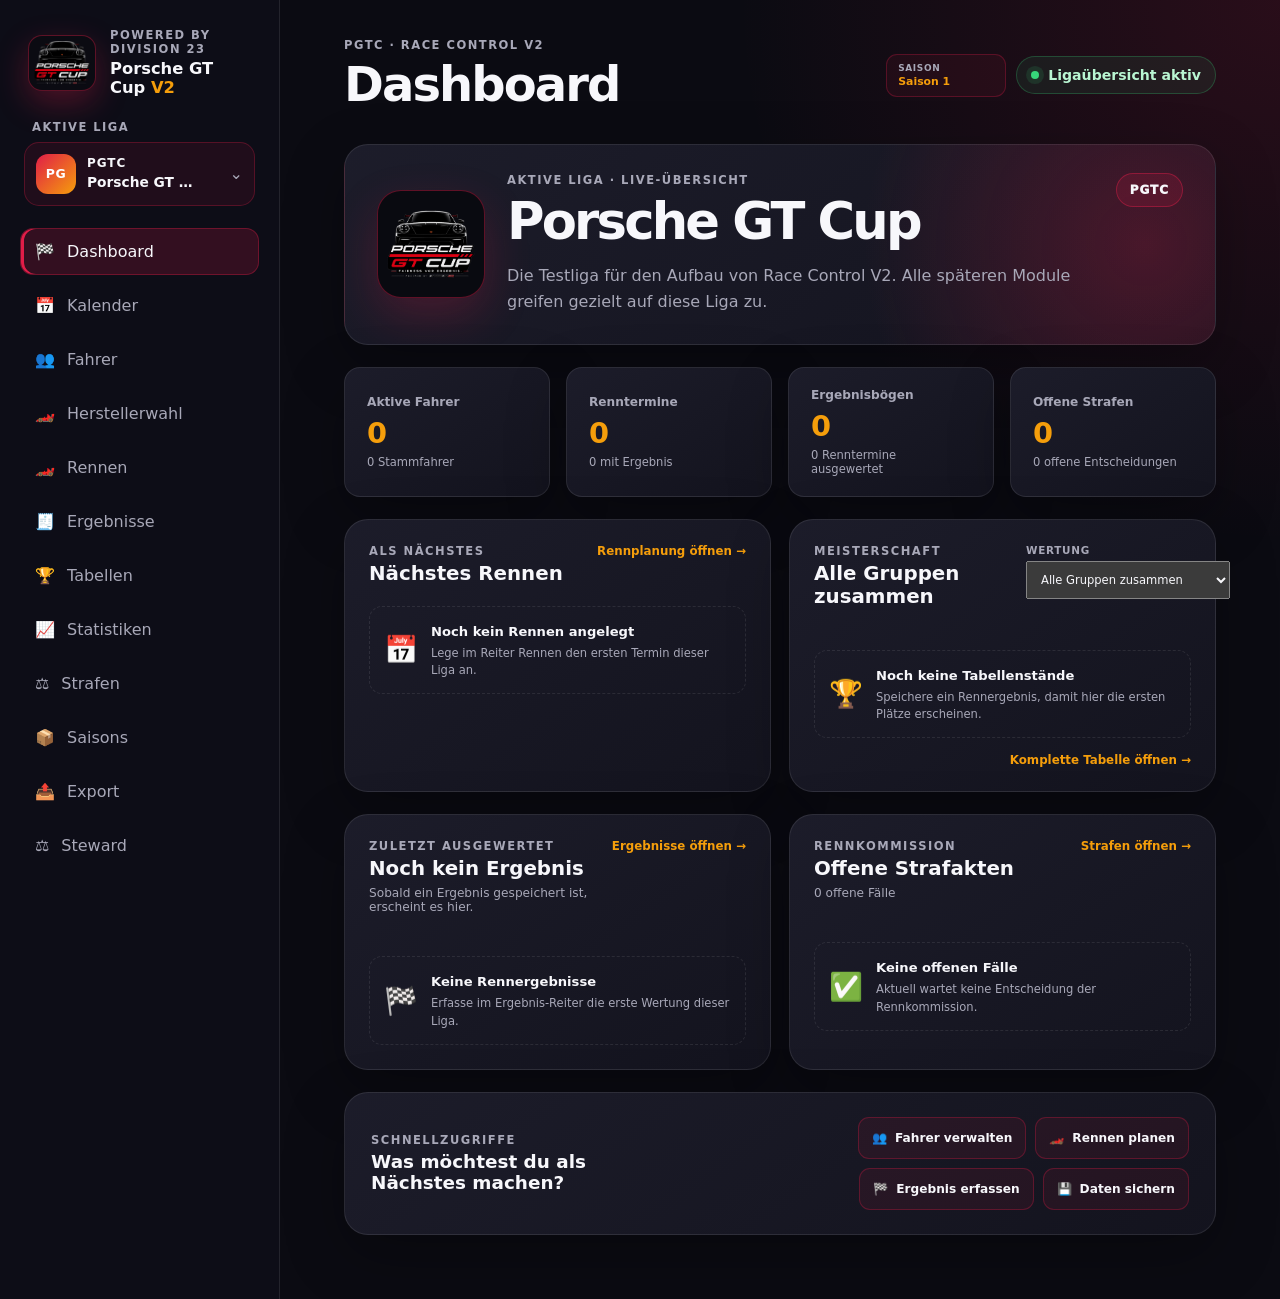
<file: index.html>
<!DOCTYPE html>
<html lang="de">
<head>
  <meta charset="UTF-8">
  <meta name="viewport" content="width=device-width, initial-scale=1.0">
  <meta name="description" content="Division 23 Race Control V2">
  <title>Dashboard | PGTC | Division 23 Race Control V2</title>

<link rel="stylesheet" href="css/style.css?v=4.7.2">
  <link rel="stylesheet" href="css/viewer.css?v=4.7.0">
  <script type="module" src="js/app.js?v=4.7.2"></script>
</head>
<body>
  <div class="app-shell">
    <aside class="sidebar" aria-label="Hauptnavigation">
      <div class="brand">
        <div class="brand-mark" id="leagueLogo" aria-label="Aktives Liga-Logo">
          <img id="leagueLogoImage" alt="" hidden>
          <span id="leagueLogoFallback" aria-hidden="true">PG</span>
        </div>
        <div>
          <p class="brand-kicker" id="leagueKicker">Division 23 United</p>
          <h1 id="leagueBrandTitle">Porsche GT Cup <span>V2</span></h1>
        </div>
      </div>

      <section class="league-switcher" aria-labelledby="leagueSwitcherTitle">
        <label class="league-switcher-label" id="leagueSwitcherTitle" for="leagueSelect">
          Aktive Liga
        </label>
        <div class="league-select-shell">
          <span class="league-select-badge" id="leagueSelectBadge" aria-hidden="true">PG</span>
          <div class="league-select-copy">
            <strong id="activeLeagueShortName">PGTC</strong>
            <select id="leagueSelect" aria-label="Aktive Liga auswählen">
              <option value="pgtc">Porsche GT Cup</option>
              <option value="atm">ATM</option>
              <option value="whc">World Hypercar Championship</option>
              <option value="mtc">Mégane Trophy Cup</option>
              <option value="gt3dl">GT3 Derby League</option>
              <option value="mom">MoM</option>
              <option value="hgtc">Heritage GT Championship</option>
              <option value="twingoRush">Twingo Rush</option>
            </select>
          </div>
          <span class="league-select-chevron" aria-hidden="true">⌄</span>
        </div>
      </section>

      <nav class="main-nav" aria-label="Module">
        <button class="nav-item is-active" type="button" data-page="dashboard" aria-current="page">
          <span aria-hidden="true">🏁</span>
          <span>Dashboard</span>
        </button>

        <button class="nav-item" type="button" data-page="calendar">
          <span aria-hidden="true">📅</span>
          <span>Kalender</span>
        </button>

        <button class="nav-item" type="button" data-page="drivers">
          <span aria-hidden="true">👥</span>
          <span>Fahrer</span>
        </button>
<button class="nav-item" type="button" data-page="manufacturer-choice">
  <span aria-hidden="true">🏎️</span>
  <span>Herstellerwahl</span>
</button>
        <button class="nav-item" type="button" data-page="races">
          <span aria-hidden="true">🏎️</span>
          <span>Rennen</span>
        </button>

        <button class="nav-item" type="button" data-page="results">
          <span aria-hidden="true">🧾</span>
          <span>Ergebnisse</span>
        </button>

        <button class="nav-item" type="button" data-page="standings">
          <span aria-hidden="true">🏆</span>
          <span>Tabellen</span>
        </button>

        <button class="nav-item" type="button" data-page="statistics">
          <span aria-hidden="true">📈</span>
          <span>Statistiken</span>
        </button>

        <button class="nav-item" type="button" data-page="penalties">
          <span aria-hidden="true">⚖️</span>
          <span>Strafen</span>
        </button>

        <button class="nav-item" type="button" data-page="seasons">
          <span aria-hidden="true">📦</span>
          <span>Saisons</span>
        </button>

        <button class="nav-item" type="button" data-page="export">
          <span aria-hidden="true">📤</span>
          <span>Export</span>
        </button>

        <button class="nav-item" type="button" data-page="steward">
    <span aria-hidden="true">⚖️</span>
    <span>Steward</span>
</button>
      </nav>

    </aside>

    <main class="main-content">
      <header class="topbar">
        <div>
          <p class="eyebrow" id="activeLeagueEyebrow">PGTC · Race Control V2</p>
          <h2 id="pageTitle">Dashboard</h2>
        </div>

        <div class="topbar-status-group">
          <div class="season-context-badge">
            <span>Saison</span>
            <strong id="activeSeasonLabel">Saison 1</strong>
          </div>

          <div class="status-badge" id="appStatus" role="status">
            <span class="status-dot" aria-hidden="true"></span>
            <span id="statusText">System bereit</span>
          </div>
        </div>
      </header>

      <div id="pageContainer">
        <section class="page-view dashboard-page is-active" data-page-content="dashboard" aria-label="Dashboard">
          <section class="dashboard-hero">
            <div class="dashboard-hero-logo" aria-hidden="true">
              <img id="dashboardLeagueLogo" src="assets/logos/pgtc.png?v=4.7.0" alt="" hidden>
              <span id="dashboardLeagueLogoFallback">PG</span>
            </div>

            <div class="dashboard-hero-content">
              <p class="eyebrow">Aktive Liga · Live-Übersicht</p>
              <h3 id="dashboardLeagueName">Porsche GT Cup</h3>
              <p id="dashboardLeagueDescription">Alle wichtigen Daten der ausgewählten Liga auf einen Blick.</p>
            </div>

            <div class="dashboard-league-code" id="dashboardLeagueCode">PGTC</div>
          </section>

          <section class="dashboard-summary-grid" aria-label="Ligastatus">
            <article>
              <span>Aktive Fahrer</span>
              <strong id="dashboardDriverCount">0</strong>
              <small id="dashboardDriverDetail">0 Stammfahrer</small>
            </article>
            <article>
              <span>Renntermine</span>
              <strong id="dashboardRaceCount">0</strong>
              <small id="dashboardRaceDetail">0 mit Ergebnis</small>
            </article>
            <article>
              <span>Ergebnisbögen</span>
              <strong id="dashboardResultCount">0</strong>
              <small id="dashboardResultDetail">0 Renntermine ausgewertet</small>
            </article>
            <article>
              <span>Offene Strafen</span>
              <strong id="dashboardPenaltyCount">0</strong>
              <small id="dashboardPenaltyDetail">0 offene Entscheidungen</small>
            </article>
          </section>

          <section class="dashboard-primary-grid">
            <article class="dashboard-panel dashboard-next-race-panel">
              <header class="dashboard-panel-header">
                <div>
                  <p class="eyebrow">Als Nächstes</p>
                  <h3>Nächstes Rennen</h3>
                </div>
                <button class="dashboard-text-button" type="button" data-page="races">Rennplanung öffnen →</button>
              </header>

              <div id="dashboardNextRaceContent"></div>
            </article>

            <article class="dashboard-panel dashboard-standings-panel">
              <header class="dashboard-panel-header">
                <div>
                  <p class="eyebrow">Meisterschaft</p>
                  <h3 id="dashboardStandingLabel">Fahrerwertung</h3>
                </div>

                <label class="dashboard-view-field" id="dashboardStandingViewField" for="dashboardStandingView" hidden>
                  <span>Wertung</span>
                  <select id="dashboardStandingView"></select>
                </label>
              </header>

              <div class="dashboard-leader-rows" id="dashboardLeaderRows"></div>

              <button class="dashboard-text-button dashboard-panel-link" type="button" data-page="standings">
                Komplette Tabelle öffnen →
              </button>
            </article>
          </section>

          <section class="dashboard-secondary-grid">
            <article class="dashboard-panel">
              <header class="dashboard-panel-header">
                <div>
                  <p class="eyebrow">Zuletzt ausgewertet</p>
                  <h3 id="dashboardLastResultHeading">Letztes Ergebnis</h3>
                  <span id="dashboardLastResultMeta">Noch kein Ergebnis gespeichert</span>
                </div>
                <button class="dashboard-text-button" type="button" data-page="results">Ergebnisse öffnen →</button>
              </header>

              <div class="dashboard-result-rows" id="dashboardLastResultRows"></div>
            </article>

            <article class="dashboard-panel">
              <header class="dashboard-panel-header">
                <div>
                  <p class="eyebrow">Rennkommission</p>
                  <h3>Offene Strafakten</h3>
                  <span id="dashboardOpenPenaltyLabel">0 offene Fälle</span>
                </div>
                <button class="dashboard-text-button" type="button" data-page="penalties">Strafen öffnen →</button>
              </header>

              <div class="dashboard-penalty-rows" id="dashboardPenaltyRows"></div>
            </article>
          </section>

          <section class="dashboard-quick-actions" aria-label="Schnellzugriffe">
            <div>
              <p class="eyebrow">Schnellzugriffe</p>
              <h3>Was möchtest du als Nächstes machen?</h3>
            </div>

            <div class="dashboard-action-buttons">
              <button type="button" data-page="drivers"><span>👥</span> Fahrer verwalten</button>
              <button type="button" data-page="races"><span>🏎️</span> Rennen planen</button>
              <button type="button" data-page="results"><span>🏁</span> Ergebnis erfassen</button>
              <button type="button" data-page="export"><span>💾</span> Daten sichern</button>
            </div>
          </section>
        </section>

        <section class="page-view calendar-page" data-page-content="calendar" aria-labelledby="calendarTitle" hidden>
          <section class="calendar-hero">
            <img class="calendar-hero-watermark" id="calendarLeagueWatermark" src="assets/logos/pgtc.png?v=4.7.0" alt="">

            <div class="calendar-hero-logo">
              <img id="calendarLeagueLogo" src="assets/logos/pgtc.png?v=4.7.0" alt="" hidden>
              <span id="calendarLeagueLogoFallback">PG</span>
            </div>

            <div class="calendar-hero-content">
              <p class="eyebrow">Offizieller Rennkalender · <span id="calendarSeason">Saison 1</span></p>
              <h3 id="calendarTitle"><span id="calendarHeadline">Porsche GT Cup</span></h3>
              <p id="calendarSubtitle">Fairness vor Ergebnis.</p>

              <div class="calendar-hero-meta">
                <span><strong id="calendarRaceTotal">0</strong> Rennen</span>
                <span id="calendarDateRange">Keine Termine</span>
                <span id="calendarLeagueName">Porsche GT Cup</span>
              </div>
            </div>
          </section>

          <section class="calendar-control-bar">
            <div class="calendar-segmented-control" id="calendarGroupSelector" aria-label="Liga auswählen" hidden></div>

            <div class="calendar-filter-buttons" aria-label="Kalender filtern">
              <button class="is-active" type="button" data-calendar-filter="all" aria-pressed="true">Alle</button>
              <button type="button" data-calendar-filter="upcoming" aria-pressed="false">Kommend</button>
              <button type="button" data-calendar-filter="past" aria-pressed="false">Vergangen</button>
              <button type="button" data-calendar-filter="completed" aria-pressed="false">Ausgewertet</button>
            </div>

            <button class="secondary-button compact-button" type="button" data-page="races">
              Rennplanung öffnen
            </button>
          </section>

          <div class="calendar-meta-strip" id="calendarMeta" hidden></div>

          <section class="calendar-summary-grid" aria-label="Saisonübersicht">
            <article>
              <span>Termine</span>
              <strong id="calendarSummaryTotal">0</strong>
            </article>
            <article>
              <span>Ausgewertet</span>
              <strong id="calendarSummaryCompleted">0</strong>
            </article>
            <article>
              <span>Vergangen ohne Ergebnis</span>
              <strong id="calendarSummaryPast">0</strong>
            </article>
            <article>
              <span>Kommend</span>
              <strong id="calendarSummaryUpcoming">0</strong>
            </article>
            <article class="calendar-next-summary">
              <span>Nächster Termin</span>
              <strong id="calendarSummaryNext">—</strong>
            </article>
          </section>

          <section class="calendar-list-card">
            <header class="calendar-list-header">
              <div>
                <p class="eyebrow">Saisonplan</p>
                <h3>Alle Renntermine</h3>
              </div>
              <span id="calendarVisibleCount">0 Termine angezeigt</span>
            </header>

            <div class="calendar-race-list" id="calendarRaceList"></div>

            <div class="calendar-empty-state" id="calendarEmptyState" hidden>
              <span aria-hidden="true">📅</span>
              <h4>Keine Termine in diesem Filter</h4>
              <p>Wähle einen anderen Status oder eine andere WHC-Liga aus.</p>
            </div>
          </section>

          <aside class="local-data-note">
            <span aria-hidden="true">🏁</span>
            <p><strong>Offizieller Saisonplan:</strong> Der Kalender zeigt die festgelegten Termine der jeweiligen Liga. Als „ausgewertet“ gilt ein Termin, sobald das passende Rennen in Race Control ein gespeichertes Ergebnis besitzt.</p>
          </aside>
        </section>

        <section class="page-view drivers-page" data-page-content="drivers" aria-labelledby="driversTitle" hidden>
          <section class="drivers-hero">
            <div>
              <p class="eyebrow">Fahrerverwaltung</p>
              <h3 id="driversTitle">Kader von <span data-active-league-name>Porsche GT Cup</span></h3>
              <p>Stammfahrer, Gaststarter und Ersatzfahrer bleiben vollständig von den anderen Ligen getrennt.</p>
            </div>
            <div class="drivers-hero-actions">
              <button class="secondary-button driver-import-toggle" id="driverImportToggle" type="button" aria-expanded="false" aria-controls="driverImportPanel">📥 Kader importieren</button>
              <div class="driver-total-pill"><strong id="driverTotalHero">0</strong><span>Fahrer</span></div>
            </div>
          </section>

          <section class="driver-stats-grid" aria-label="Fahrerübersicht">
            <article class="driver-stat-card">
              <span>Gesamt</span>
              <strong id="driverCountTotal">0</strong>
            </article>
            <article class="driver-stat-card">
              <span>Stammfahrer</span>
              <strong id="driverCountRegular">0</strong>
            </article>
            <article class="driver-stat-card">
              <span>Gaststarter</span>
              <strong id="driverCountGuest">0</strong>
            </article>
            <article class="driver-stat-card">
              <span>Inaktiv</span>
              <strong id="driverCountInactive">0</strong>
            </article>
          </section>

          <section class="driver-import-card" id="driverImportPanel" aria-labelledby="driverImportTitle" hidden>
            <header class="driver-import-header">
              <div>
                <p class="eyebrow">Sammelimport</p>
                <h3 id="driverImportTitle">Kompletten Kader einfügen</h3>
                <p>Eine Zeile pro Fahrer. Nur der Name ist Pflicht; weitere Angaben sind optional.</p>
              </div>
              <button class="icon-button" id="driverImportClose" type="button" aria-label="Import schließen" title="Schließen">✕</button>
            </header>

            <div class="driver-import-layout">
              <div class="driver-import-input-area">
                <label for="driverImportText">Fahrerliste</label>
                <textarea id="driverImportText" rows="10" spellcheck="false" placeholder="Ashes_-2-_Glory;13;Stammfahrer;Liga 1;Porsche 963;Teamchefin&#10;D23_Speedy_2912;29;Stammfahrer;Liga 1;;"></textarea>
                <p class="field-help">Spalten mit <strong>Semikolon</strong>, <strong>Tabulator</strong> oder <strong>|</strong> trennen: Name; Startnummer; Status; Liga/Gruppe; Fahrzeug; Notiz. Eine reine Namensliste funktioniert ebenfalls.</p>

                <details class="driver-import-help">
                  <summary>Beispiele und erlaubte Statuswerte</summary>
                  <pre>Fahrer;Startnummer;Status;Gruppe;Fahrzeug;Notiz
Ashes_-2-_Glory;13;Stammfahrer;Liga 1;Porsche 963;
Gastfahrer_01;;Gaststarter;;;Rennen 3
NurEinFahrername</pre>
                  <p>Status: Stammfahrer, Ersatzfahrer, Gaststarter oder Inaktiv.</p>
                </details>
              </div>

              <aside class="driver-import-settings">
                <div class="form-field">
                  <label for="driverImportDefaultStatus">Status bei leerer Spalte</label>
                  <select id="driverImportDefaultStatus">
                    <option value="regular">Stammfahrer</option>
                    <option value="reserve">Ersatzfahrer</option>
                    <option value="guest">Gaststarter</option>
                    <option value="inactive">Inaktiv</option>
                  </select>
                </div>

                <div class="form-field">
                  <label for="driverImportDuplicateMode">Bereits vorhandene Fahrer</label>
                  <select id="driverImportDuplicateMode">
                    <option value="skip">Überspringen</option>
                    <option value="update">Mit Importdaten aktualisieren</option>
                  </select>
                </div>

                <div class="driver-import-actions">
                  <button class="primary-button" id="driverImportPreviewButton" type="button">Vorschau prüfen</button>
                  <button class="secondary-button" id="driverImportClearButton" type="button">Eingabe leeren</button>
                </div>
              </aside>
            </div>

            <p class="form-message import-message" id="driverImportMessage" role="status" hidden></p>

            <section class="driver-import-preview" id="driverImportPreview" aria-labelledby="driverImportPreviewTitle" hidden>
              <header class="driver-import-preview-header">
                <div>
                  <p class="eyebrow">Prüfergebnis</p>
                  <h4 id="driverImportPreviewTitle">Importvorschau</h4>
                </div>
                <div class="driver-import-summary" aria-label="Import-Zusammenfassung">
                  <span><strong id="driverImportAddCount">0</strong> neu</span>
                  <span><strong id="driverImportUpdateCount">0</strong> Updates</span>
                  <span><strong id="driverImportSkippedCount">0</strong> Hinweise</span>
                  <span><strong id="driverImportErrorCount">0</strong> Fehler</span>
                </div>
              </header>

              <ul class="driver-import-notices" id="driverImportNotices" hidden></ul>

              <div class="driver-import-preview-table">
                <div class="driver-import-preview-head">
                  <span>Zeile</span><span>Fahrer</span><span>Nr.</span><span>Status</span><span>Gruppe</span><span>Aktion</span>
                </div>
                <div id="driverImportPreviewRows"></div>
              </div>

              <div class="driver-import-commit-row">
                <p>Erst mit diesem Klick wird der Kader wirklich gespeichert.</p>
                <button class="primary-button" id="driverImportCommit" type="button" disabled>Fahrer übernehmen</button>
              </div>
            </section>
          </section>

          <section class="drivers-workspace">
            <article class="driver-form-card" id="driverFormCard">
              <header class="section-heading">
                <div>
                  <p class="eyebrow">Kader bearbeiten</p>
                  <h3 id="driverFormTitle">Fahrer hinzufügen</h3>
                </div>
              </header>

              <form id="driverForm" novalidate>
                <div class="form-field form-field-full">
                  <label for="driverName">PSN-ID / Fahrername *</label>
                  <input id="driverName" name="driverName" type="text" maxlength="60" autocomplete="off" placeholder="z. B. Ashes_-2-_Glory" required>
                </div>

                <div class="driver-form-grid">
                  <div class="form-field">
                    <label for="driverNumber">Startnummer</label>
                    <input id="driverNumber" name="driverNumber" type="text" maxlength="4" inputmode="numeric" pattern="[0-9]{1,4}" placeholder="z. B. 13">
                  </div>

                  <div class="form-field">
                    <label for="driverStatus">Status</label>
                    <select id="driverStatus" name="driverStatus">
                      <option value="regular">Stammfahrer</option>
                      <option value="reserve">Ersatzfahrer</option>
                      <option value="guest">Gaststarter</option>
                      <option value="inactive">Inaktiv</option>
                    </select>
                  </div>

                  <div class="form-field">
                    <label for="driverGroup">Liga / Gruppe</label>
                    <input id="driverGroup" name="driverGroup" type="text" maxlength="40" placeholder="z. B. Liga 1">
                  </div>

                  <div class="form-field">
                    <label for="driverVehicle">Fahrzeug / Hersteller</label>
                    <input id="driverVehicle" name="driverVehicle" type="text" maxlength="80" placeholder="z. B. Porsche 963">
                  </div>
                </div>

                <div class="form-field form-field-full">
                  <label for="driverNote">Notiz</label>
                  <textarea id="driverNote" name="driverNote" maxlength="240" rows="3" placeholder="Optionaler Hinweis zum Fahrer"></textarea>
                </div>

                <p class="form-message" id="driverFormMessage" role="status" hidden></p>

                <div class="form-actions">
                  <button class="primary-button" id="driverSubmitButton" type="submit">Fahrer hinzufügen</button>
                  <button class="secondary-button" id="driverCancelEdit" type="button" hidden>Bearbeitung abbrechen</button>
                </div>
              </form>
            </article>

            <article class="driver-list-card">
              <header class="driver-list-header">
                <div>
                  <p class="eyebrow">Aktiver Kader</p>
                  <h3>Fahrerliste</h3>
                  <span id="driverResultCount">0 von 0 angezeigt</span>
                </div>

                <div class="driver-toolbar">
                  <label class="search-field" for="driverSearch">
                    <span aria-hidden="true">🔎</span>
                    <input id="driverSearch" type="search" placeholder="Fahrer suchen" autocomplete="off">
                  </label>

                  <label class="filter-field" for="driverStatusFilter">
                    <span>Status</span>
                    <select id="driverStatusFilter">
                      <option value="all">Alle</option>
                      <option value="regular">Stammfahrer</option>
                      <option value="reserve">Ersatzfahrer</option>
                      <option value="guest">Gaststarter</option>
                      <option value="inactive">Inaktiv</option>
                    </select>
                  </label>
                </div>
              </header>

              <div class="driver-table" role="table" aria-label="Fahrerliste">
                <div class="driver-table-head" role="row">
                  <span>Fahrer</span>
                  <span>Nr.</span>
                  <span>Status</span>
                  <span>Zuordnung</span>
                  <span>Aktionen</span>
                </div>
                <div id="driverRows" class="driver-rows" role="rowgroup"></div>
              </div>

              <div class="drivers-empty-state" id="driversEmptyState" hidden>
                <span aria-hidden="true">👥</span>
                <h4>Noch keine passenden Fahrer</h4>
                <p>Lege links den ersten Fahrer an oder passe Suche und Filter an.</p>
              </div>
            </article>
          </section>

          <aside class="local-data-note">
            <span aria-hidden="true">💾</span>
            <p><strong>Lokal gespeichert:</strong> Die Fahrerdaten bleiben in diesem Browser auf diesem Gerät. Eine Datensicherung und Übertragung bauen wir später im Export-Modul.</p>
          </aside>
        </section>
        <section class="page-view manufacturer-choice-page" data-page-content="manufacturer-choice" aria-labelledby="manufacturerChoiceTitle" hidden>
          <section class="manufacturer-choice-hero">
            <div>
              <p class="eyebrow">Fahrzeugzuordnung</p>
              <h3 id="manufacturerChoiceTitle">Herstellerwahl · <span data-active-league-name>Heritage GT Championship</span></h3>
              <p>Ordne jedem Stammfahrer ein Fahrzeug zu. Pro Hersteller stehen maximal 5 Plätze zur Verfügung.</p>
            </div>

            <div class="manufacturer-choice-total-pill">
              <strong id="manufacturerChoiceTotal">0/15</strong>
              <span>Plätze belegt</span>
            </div>
          </section>

          <div class="manufacturer-choice-notice" id="manufacturerChoiceUnavailable" hidden>
            <strong>Herstellerwahl nicht eingerichtet</strong>
            <p>Dieses Werkzeug ist aktuell für die Heritage GT Championship verfügbar.</p>
          </div>

          <div id="manufacturerChoiceWorkspace">
            <section class="manufacturer-choice-grid" id="manufacturerChoiceCards" aria-label="Herstellerbelegung"></section>

            <article class="manufacturer-choice-driver-card">
              <header class="manufacturer-choice-driver-header">
                <div>
                  <p class="eyebrow">Stammfahrer</p>
                  <h3>Fahrzeuge zuweisen</h3>
                  <span id="manufacturerChoiceDriverCount">0 Stammfahrer</span>
                </div>
              </header>

              <div class="manufacturer-choice-driver-list" id="manufacturerChoiceRows"></div>
              <p class="form-message" id="manufacturerChoiceMessage" role="status" hidden></p>
            </article>
          <article class="manufacturer-poster-studio" aria-labelledby="manufacturerPosterTitle">
  <header class="manufacturer-poster-studio-header">
    <div>
      <p class="eyebrow">Poster-Generator</p>
      <h3 id="manufacturerPosterTitle">Herstellerwahl als Poster</h3>
      <p>
        Erstelle die aktuelle Herstellerbelegung direkt aus den
        Race-Control-Daten und lade sie als fertige PNG-Datei herunter.
      </p>
    </div>

    <span class="manufacturer-poster-live-badge">
      Live aus Race Control
    </span>
  </header>

  <div class="manufacturer-poster-studio-grid">
    <div class="manufacturer-poster-controls">
      <section class="manufacturer-poster-control-group">
        <span class="manufacturer-poster-control-label">Design</span>

        <div
          class="manufacturer-poster-option-grid"
          role="group"
          aria-label="Posterdesign auswählen"
        >
          <button
            class="manufacturer-poster-option is-active"
            type="button"
            data-manufacturer-poster-design="racing"
            aria-pressed="true"
          >
            <strong>HGTC-Renngrafik</strong>
            <span>Mit Fahrzeugbildern und Motorsport-Look</span>
          </button>

          <button
            class="manufacturer-poster-option"
            type="button"
            data-manufacturer-poster-design="clean"
            aria-pressed="false"
          >
            <strong>Race-Control clean</strong>
            <span>Klare Übersicht ohne Fahrzeugbilder</span>
          </button>
        </div>
      </section>

      <section class="manufacturer-poster-control-group">
        <span class="manufacturer-poster-control-label">Format</span>

        <div
          class="manufacturer-poster-option-grid"
          role="group"
          aria-label="Posterformat auswählen"
        >
          <button
            class="manufacturer-poster-option is-active"
            type="button"
            data-manufacturer-poster-format="portrait"
            aria-pressed="true"
          >
            <strong>4:5 · Instagram</strong>
            <span>1080 × 1350 Pixel</span>
          </button>

          <button
            class="manufacturer-poster-option"
            type="button"
            data-manufacturer-poster-format="landscape"
            aria-pressed="false"
          >
            <strong>16:9 · Discord</strong>
            <span>1920 × 1080 Pixel</span>
          </button>
        </div>
      </section>

      <div class="manufacturer-poster-current">
        <div>
          <span>Aktuelles Design</span>
          <strong id="manufacturerPosterCurrentDesign">
            HGTC-Renngrafik
          </strong>
        </div>

        <div>
          <span>Aktuelles Format</span>
          <strong id="manufacturerPosterCurrentFormat">
            4:5 · Instagram
          </strong>
        </div>

        <div>
          <span>Herstellerwahl</span>
          <strong id="manufacturerPosterCurrentStand">
            0/15 Plätze belegt
          </strong>
        </div>
      </div>

      <div class="manufacturer-poster-actions">
        <button
          class="secondary-button"
          id="manufacturerPosterRefreshButton"
          type="button"
        >
          Vorschau aktualisieren
        </button>

        <button
          class="primary-button"
          id="manufacturerPosterDownloadButton"
          type="button"
        >
          PNG herunterladen
        </button>
      </div>

      <p
        class="form-message"
        id="manufacturerPosterMessage"
        role="status"
        hidden
      ></p>
    </div>

    <div class="manufacturer-poster-preview">
      <div class="manufacturer-poster-preview-header">
        <div>
          <span>Live-Vorschau</span>
          <strong>Herstellerwahl</strong>
        </div>

        <span>PNG</span>
      </div>

      <div class="manufacturer-poster-canvas-shell">
        <canvas
          id="manufacturerPosterCanvas"
          width="1080"
          height="1350"
          aria-label="Vorschau des Herstellerwahl-Posters"
        >
          Dein Browser unterstützt die Poster-Vorschau nicht.
        </canvas>

        <div
          class="manufacturer-poster-loading"
          id="manufacturerPosterLoading"
          hidden
        >
          <span aria-hidden="true"></span>
          <strong>Poster wird erstellt …</strong>
        </div>
      </div>
    </div>
  </div>
</article>
          </div>
        </section>
        <section class="page-view races-page" data-page-content="races" aria-labelledby="racesTitle" hidden>
          <section class="races-hero">
            <div>
              <p class="eyebrow">Rennerfassung</p>
              <h3 id="racesTitle">Rennen von <span data-active-league-name>Porsche GT Cup</span></h3>
              <p>Lege Renntermine an und wähle die Starter direkt aus dem Kader der aktiven Liga aus.</p>
            </div>
            <div class="race-total-pill">
              <strong id="raceTotalHero">0</strong>
              <span>Rennen</span>
            </div>
          </section>

          <section class="race-stats-grid" aria-label="Rennübersicht">
            <article class="race-stat-card">
              <span>Rennen gesamt</span>
              <strong id="raceCountTotal">0</strong>
            </article>

            <article class="race-stat-card race-stat-card-wide">
              <span>Nächstes Rennen</span>
              <strong id="raceNextDate">—</strong>
              <small id="raceNextTrack">Noch kein Rennen</small>
            </article>

            <article class="race-stat-card">
              <span>Starter nächstes Rennen</span>
              <strong id="raceNextStarters">0</strong>
            </article>
          </section>

          <section class="races-workspace">
            <article class="race-form-card" id="raceFormCard">
              <header class="section-heading">
                <div>
                  <p class="eyebrow">Rennplanung</p>
                  <h3 id="raceFormTitle">Rennen anlegen</h3>
                </div>
              </header>

              <form id="raceForm" novalidate>
                <div class="race-form-grid">
                  <div class="form-field">
                    <label for="raceNumber">Rennnummer *</label>
                    <input id="raceNumber" type="number" min="1" max="999" inputmode="numeric" required>
                  </div>

                  <div class="form-field">
                    <label for="raceGroup">Liga / Gruppe</label>
                    <input id="raceGroup" type="text" maxlength="40" placeholder="z. B. Liga 1">
                  </div>

                  <div class="form-field form-field-full">
                    <label for="raceName">Bezeichnung</label>
                    <input id="raceName" type="text" maxlength="80" placeholder="z. B. Rennen 1 oder Saisonfinale">
                  </div>

                  <div class="form-field form-field-full">
                    <label for="raceTrack">Strecke *</label>
                    <input id="raceTrack" type="text" maxlength="100" placeholder="z. B. Watkins Glen" required>
                  </div>

                  <div class="form-field">
                    <label for="raceDate">Datum *</label>
                    <input id="raceDate" type="date" required>
                  </div>

                  <div class="form-field">
                    <label for="raceTime">Startzeit</label>
                    <input id="raceTime" type="time">
                  </div>

                  <div class="form-field form-field-full">
                    <label for="raceNote">Notiz</label>
                    <textarea id="raceNote" maxlength="300" rows="3" placeholder="Optionaler Hinweis zum Rennen"></textarea>
                  </div>
                </div>

                <section class="race-starter-selector" aria-labelledby="raceStarterTitle">
                  <header class="race-starter-selector-header">
                    <div>
                      <p class="eyebrow">Starterfeld</p>
                      <h4 id="raceStarterTitle">Fahrer auswählen</h4>
                      <span id="raceStarterSelectionCount">0 Starter ausgewählt</span>
                    </div>

                    <div class="race-starter-buttons">
                      <button class="secondary-button compact-button" id="raceSelectAllStarters" type="button">Alle auswählen</button>
                      <button class="secondary-button compact-button" id="raceClearStarters" type="button">Leeren</button>
                    </div>
                  </header>

                  <label class="search-field race-starter-search" for="raceStarterSearch">
                    <span aria-hidden="true">🔎</span>
                    <input id="raceStarterSearch" type="search" placeholder="Starter suchen" autocomplete="off">
                  </label>

                  <div class="race-starter-list" id="raceStarterList"></div>

                  <div class="race-starter-empty" id="raceStarterEmpty" hidden>
                    <span aria-hidden="true">👥</span>
                    <p>In dieser Liga gibt es noch keine verfügbaren Fahrer. Lege sie zuerst im Reiter <strong>Fahrer</strong> an.</p>
                  </div>
                </section>

                <p class="form-message" id="raceFormMessage" role="status" hidden></p>

                <div class="form-actions">
                  <button class="primary-button" id="raceSubmitButton" type="submit">Rennen speichern</button>
                  <button class="secondary-button" id="raceCancelEdit" type="button" hidden>Bearbeitung abbrechen</button>
                </div>
              </form>
            </article>

            <article class="race-list-card">
              <header class="race-list-header">
                <div>
                  <p class="eyebrow">Saisonplanung</p>
                  <h3>Gespeicherte Rennen</h3>
                  <span id="raceResultCount">0 von 0 angezeigt</span>
                </div>

                <label class="search-field" for="raceSearch">
                  <span aria-hidden="true">🔎</span>
                  <input id="raceSearch" type="search" placeholder="Rennen suchen" autocomplete="off">
                </label>
              </header>

              <div class="race-rows" id="raceRows"></div>

              <div class="races-empty-state" id="racesEmptyState">
                <span aria-hidden="true">🏎️</span>
                <h4>Noch kein Rennen angelegt</h4>
                <p>Trage links Strecke und Datum ein und stelle anschließend das Starterfeld zusammen.</p>
              </div>
            </article>
          </section>

          <aside class="local-data-note">
            <span aria-hidden="true">💾</span>
            <p><strong>Pro Liga getrennt:</strong> Renntermine und Starterfelder werden nur für die aktuell ausgewählte Liga in diesem Browser gespeichert.</p>
          </aside>
        </section>

        <section class="page-view results-page" data-page-content="results" aria-labelledby="resultsTitle" hidden>
          <section class="results-hero">
            <div>
              <p class="eyebrow">Rennergebnisse</p>
              <h3 id="resultsTitle">Ergebnisse von <span data-active-league-name>Porsche GT Cup</span></h3>
              <p>Erfasse Platzierungen und Rennstatus getrennt für Sprint, Hauptrennen und Qualifying.</p>
            </div>
            <div class="results-hero-badge">
              <span aria-hidden="true">🧾</span>
              <strong>Ergebnisbogen</strong>
            </div>
          </section>

          <section class="result-selection-card" aria-label="Rennen und Wertung auswählen">
            <div class="result-selection-field">
              <label for="resultRaceSelect">Rennen</label>
              <select id="resultRaceSelect"></select>
            </div>

            <div class="result-selection-field">
              <label for="resultSessionSelect">Wertung</label>
              <select id="resultSessionSelect">
                <option value="main">Hauptrennen</option>
                <option value="sprint">Sprintrennen</option>
                <option value="qualifying">Qualifying</option>
              </select>
            </div>

            <div class="result-session-overview" id="resultSessionOverview" aria-label="Gespeicherte Wertungen"></div>
          </section>

          <div class="result-no-races" id="resultNoRaces" hidden>
            <span aria-hidden="true">🏎️</span>
            <p>Für diese Liga wurde noch kein Rennen angelegt. Öffne zuerst den Reiter <strong>Rennen</strong>.</p>
          </div>

          <section class="result-stats-grid" aria-label="Ergebnisübersicht">
            <article class="result-stat-card">
              <span>Gewertet</span>
              <strong id="resultClassifiedCount">0</strong>
            </article>
            <article class="result-stat-card">
              <span>DNF</span>
              <strong id="resultDnfCount">0</strong>
            </article>
            <article class="result-stat-card">
              <span>Disconnect</span>
              <strong id="resultDisconnectCount">0</strong>
            </article>
            <article class="result-stat-card">
              <span>DNS</span>
              <strong id="resultDnsCount">0</strong>
            </article>
            <article class="result-stat-card">
              <span>Abwesend</span>
              <strong id="resultAbsentCount">0</strong>
            </article>
            <article class="result-stat-card">
              <span>Gaststarter</span>
              <strong id="resultGuestCount">0</strong>
            </article>
          </section>

          <section class="result-editor-card" id="resultEditorWorkspace">
            <header class="result-editor-header">
              <div>
                <p class="eyebrow">Aktuelle Wertung</p>
                <h3 id="resultEditorTitle">Kein Rennen ausgewählt</h3>
                <span id="resultEditorMeta">Lege zuerst ein Rennen an.</span>
              </div>

              <div class="result-editor-state">
                <span class="result-saved-state" id="resultSavedState">Noch nicht gespeichert</span>
                <button class="danger-button compact-button" id="resultDeleteButton" type="button" hidden>Ergebnis löschen</button>
              </div>
            </header>

            <div class="result-tools" aria-label="Schnellaktionen">
              <button class="secondary-button compact-button" id="resultAllFinishedButton" type="button">Alle gewertet</button>
              <button class="secondary-button compact-button" id="resultGuestDefaultsButton" type="button">Gaststatus aus Kader</button>
              <button class="secondary-button compact-button" id="resultClearPositionsButton" type="button">Positionen leeren</button>
            </div>

            <div class="result-table" role="table" aria-label="Rennergebnis">
              <div class="result-table-header" role="row">
                <span>Pos.</span>
                <span>Fahrer</span>
                <span>Status</span>
                <span>Gast</span>
                <span>FL</span>
                <span>Pole</span>
              </div>
              <div class="result-entry-rows" id="resultEntryRows"></div>
            </div>

            <p class="form-message" id="resultMessage" role="status" hidden></p>

            <footer class="result-editor-footer">
              <p>Gaststarter bleiben im Ergebnis sichtbar, können später aber automatisch aus der Meisterschaftstabelle herausgefiltert werden.</p>
              <div class="form-actions">
                <button class="primary-button" id="resultSaveButton" type="button">Ergebnis speichern</button>
                <button class="secondary-button" id="resultResetButton" type="button">Änderungen verwerfen</button>
              </div>
            </footer>
          </section>

          <div class="result-editor-empty" id="resultEditorEmpty" hidden>
            <span aria-hidden="true">🧾</span>
            <h4>Noch kein Ergebnisbogen verfügbar</h4>
            <p>Lege ein Rennen mit Starterfeld an. Danach erscheinen die Fahrer hier automatisch.</p>
          </div>

          <aside class="local-data-note">
            <span aria-hidden="true">💾</span>
            <p><strong>Getrennt gespeichert:</strong> Jede Liga, jedes Rennen und jede Wertung besitzt einen eigenen Ergebnisbogen in diesem Browser.</p>
          </aside>
        </section>

        <section class="page-view standings-page" data-page-content="standings" aria-labelledby="standingsTitle" hidden>
          <section class="standings-hero">
            <div>
              <p class="eyebrow">Phase 4 · Meisterschaft</p>
              <h3 id="standingsTitle">Tabelle von <span data-active-league-name>Porsche GT Cup</span></h3>
              <p>Die Tabelle wird automatisch aus den gespeicherten Rennergebnissen berechnet. Gaststarter werden nicht gewertet.</p>
            </div>

            <div class="standings-config-badge" id="standingsConfigBadge">
              Punktesystem wird geprüft
            </div>
          </section>

          <section class="standings-unconfigured" id="standingsUnconfigured" hidden>
            <span aria-hidden="true">⚙️</span>
            <h4>Punktesystem noch nicht eingerichtet</h4>
            <p id="standingsUnconfiguredText">Für diese Liga wurde noch kein Punktesystem hinterlegt.</p>
          </section>

          <div id="standingsConfigured">
            <section class="standings-toolbar">
              <label class="standings-group-field" id="standingsGroupField" for="standingsGroupSelect">
                <span>Wertung</span>
                <select id="standingsGroupSelect">
                  <option value="__all__">Gesamtwertung</option>
                </select>
              </label>

              <p>
                Angezeigt: <strong id="standingsGroupLabel">Gesamtwertung</strong>
              </p>
            </section>

            <section class="standings-stats-grid" aria-label="Tabellenübersicht">
              <article>
                <span id="standingsCountLabel">Gewertete Fahrer</span>
                <strong id="standingsDriverCount">0</strong>
              </article>
              <article>
                <span>Rennen mit Ergebnis</span>
                <strong id="standingsRaceCount">0</strong>
              </article>
              <article>
                <span>Führender Punktestand</span>
                <strong id="standingsLeaderPoints">0</strong>
              </article>
            </section>

            <section class="standings-table-card" id="standingsDriverTableCard">
              <header class="standings-table-header">
                <div>
                  <p class="eyebrow">Automatisch berechnet</p>
                  <h3>Fahrerwertung</h3>
                </div>
                <span>Sortierung: Punkte → bestes Einzelergebnis → Siege → weitere Platzierungen</span>
              </header>

              <div class="standings-table-scroll">
                <div class="standings-table">
                  <div class="standings-row standings-row-head" aria-hidden="true">
                    <div>Pos.</div>
                    <div>Fahrer</div>
                    <div>Starts</div>
                    <div>Siege</div>
                    <div>Podien</div>
                    <div>FL</div>
                    <div>Pole</div>
                    <div>Abw.</div>
                    <div>Disc.</div>
                    <div>Bestes</div>
                    <div>Punkte</div>
                  </div>

                  <div id="standingsRows"></div>
                </div>
              </div>

              <div class="standings-empty" id="standingsEmpty">
                <span aria-hidden="true">🏆</span>
                <h4>Noch keine Meisterschaftsdaten</h4>
                <p>Sobald du ein Ergebnis speicherst, erscheint hier automatisch die Tabelle.</p>
              </div>
            </section>


            <section class="standings-table-card manufacturer-table-card" id="standingsManufacturerTableCard" hidden>
              <header class="standings-table-header">
                <div>
                  <p class="eyebrow">Liga 1 + Liga 2 gemeinsam</p>
                  <h3>Herstellerwertung</h3>
                </div>
                <span>Pro Runde zählen die drei punktbesten Fahrer jedes Herstellers inklusive Pole und schnellster Runden.</span>
              </header>

              <p class="manufacturer-warning" id="standingsManufacturerWarning" hidden></p>

              <div class="standings-table-scroll">
                <div class="manufacturer-table">
                  <div class="manufacturer-row manufacturer-row-head" aria-hidden="true">
                    <div>Pos.</div>
                    <div>Hersteller</div>
                    <div>Fahrer</div>
                    <div>Beiträge</div>
                    <div>Siege</div>
                    <div>Podien</div>
                    <div>Bestes</div>
                    <div>Punkte</div>
                  </div>
                  <div id="manufacturerStandingsRows"></div>
                </div>
              </div>

              <div class="standings-empty" id="manufacturerStandingsEmpty">
                <span aria-hidden="true">🏭</span>
                <h4>Noch keine Herstellerpunkte</h4>
                <p>Trage bei den WHC-Fahrern Fahrzeug und Hersteller ein und speichere Ergebnisse aus Liga 1 und Liga 2.</p>
              </div>
            </section>

            <section class="standings-rules-grid">
              <article>
                <p class="eyebrow">Hauptrennen</p>
                <h3>Positionspunkte</h3>
                <ul id="standingsPositionPoints"></ul>
              </article>

              <article>
                <p class="eyebrow">Zusatzregeln</p>
                <h3>Boni und Status</h3>
                <ul id="standingsBonusPoints"></ul>
              </article>

              <article>
                <p class="eyebrow">Punktgleichheit</p>
                <h3>Sportliche Reihenfolge</h3>
                <ol id="standingsTieBreakers"></ol>
              </article>
            </section>
          </div>
        </section>

        <section class="page-view statistics-page" data-page-content="statistics" aria-labelledby="statisticsTitle" hidden>
          <section class="statistics-hero">
            <div>
              <p class="eyebrow">Leistungsdaten</p>
              <h3 id="statisticsTitle">Statistiken von <span data-active-league-name>Porsche GT Cup</span></h3>
              <p>Siege, Podien, Pole Positions, schnellste Runden, Starts, Ausfälle und Punkte werden automatisch aus den gespeicherten Ergebnissen berechnet.</p>
            </div>
            <div class="statistics-status-badge" id="statisticsStatusBadge">Wird berechnet</div>
          </section>

          <section class="statistics-unconfigured" id="statisticsUnconfigured" hidden>
            <span aria-hidden="true">📊</span>
            <h4>Statistiken noch nicht verfügbar</h4>
            <p id="statisticsUnconfiguredText">Für diese Liga wurde noch kein Punktesystem hinterlegt.</p>
          </section>

          <div id="statisticsConfigured">
            <section class="statistics-toolbar">
              <label class="statistics-view-field" id="statisticsViewField" for="statisticsViewSelect">
                <span>Wertung</span>
                <select id="statisticsViewSelect">
                  <option value="__all__">Gesamtwertung</option>
                </select>
              </label>

              <label class="statistics-sort-field" for="statisticsSort">
                <span>Sortieren nach</span>
                <select id="statisticsSort">
                  <option value="points">Punkten</option>
                  <option value="wins">Siegen</option>
                  <option value="podiums">Podien</option>
                  <option value="fastestLaps">Schnellsten Runden</option>
                  <option value="poles">Pole Positions</option>
                  <option value="starts">Starts</option>
                  <option value="outages">Ausfällen</option>
                  <option value="averageFinish">Ø Zieleinlauf</option>
                  <option value="name">Fahrername</option>
                </select>
              </label>

              <label class="search-field statistics-search" for="statisticsSearch">
                <span aria-hidden="true">🔎</span>
                <input id="statisticsSearch" type="search" placeholder="Fahrer suchen" autocomplete="off">
              </label>

              <p class="statistics-current-view">Angezeigt: <strong id="statisticsViewLabel">Gesamtwertung</strong></p>
            </section>

            <section class="statistics-summary-grid" aria-label="Statistische Übersicht">
              <article><span>Gewertete Fahrer</span><strong id="statisticsDriverCount">0</strong></article>
              <article><span>Starts</span><strong id="statisticsStartCount">0</strong></article>
              <article><span>Siege</span><strong id="statisticsWinCount">0</strong></article>
              <article><span>Podien</span><strong id="statisticsPodiumCount">0</strong></article>
              <article><span>Schnellste Runden</span><strong id="statisticsFastestLapCount">0</strong></article>
              <article><span>Ausfälle</span><strong id="statisticsOutageCount">0</strong></article>
            </section>

            <section class="statistics-leaderboards" aria-label="Statistikführende">
              <article>
                <p class="eyebrow">Top 5</p>
                <h3>Punkte</h3>
                <ol id="statisticsPointsLeaders"></ol>
              </article>
              <article>
                <p class="eyebrow">Top 5</p>
                <h3>Siege</h3>
                <ol id="statisticsWinLeaders"></ol>
              </article>
              <article>
                <p class="eyebrow">Top 5</p>
                <h3>Podien</h3>
                <ol id="statisticsPodiumLeaders"></ol>
              </article>
              <article>
                <p class="eyebrow">Top 5</p>
                <h3>Schnellste Runden</h3>
                <ol id="statisticsFastestLapLeaders"></ol>
              </article>
              <article>
                <p class="eyebrow">Top 5</p>
                <h3>Pole Positions</h3>
                <ol id="statisticsPoleLeaders"></ol>
              </article>
            </section>

            <section class="statistics-table-card">
              <header class="statistics-table-header">
                <div>
                  <p class="eyebrow">Fahrerdetails</p>
                  <h3>Komplette Statistik</h3>
                  <span id="statisticsResultCount">0 von 0 Fahrern angezeigt</span>
                </div>
                <div class="statistics-race-count">
                  <strong id="statisticsScoredRaces">0</strong>
                  <span>Rennen mit Ergebnis</span>
                </div>
              </header>

              <div class="statistics-table-scroll">
                <div class="statistics-table">
                  <div class="statistics-row statistics-row-head" aria-hidden="true">
                    <div>Fahrer</div>
                    <div>Punkte</div>
                    <div>Starts</div>
                    <div>Siege</div>
                    <div>Podien</div>
                    <div>Pole</div>
                    <div>FL</div>
                    <div>Ausfälle</div>
                    <div>DNF</div>
                    <div>DNS</div>
                    <div>DC</div>
                    <div>DSQ</div>
                    <div>Abw.</div>
                    <div>Bestes</div>
                    <div>Ø Ziel</div>
                    <div>Pkt./Start</div>
                    <div>Siegquote</div>
                  </div>
                  <div id="statisticsRows"></div>
                </div>
              </div>

              <div class="statistics-empty" id="statisticsEmpty">
                <span aria-hidden="true">📈</span>
                <h4>Noch keine Statistikdaten</h4>
                <p>Sobald Ergebnisse gespeichert sind, erscheinen hier automatisch die Leistungsdaten der Fahrer.</p>
              </div>
            </section>

            <aside class="statistics-note">
              <span aria-hidden="true">ℹ️</span>
              <p><strong>Ausfälle</strong> zählen DNF, technischen Disconnect und Disqualifikation. DNS und Abwesenheiten werden separat ausgewiesen. Gaststarter fließen nicht in die Statistik ein.</p>
            </aside>
          </div>
        </section>

        <section class="page-view penalties-page" data-page-content="penalties" aria-labelledby="penaltiesTitle" hidden>
          <section class="penalties-hero">
            <div>
              <p class="eyebrow">Schritt 17 · Rennkommission</p>
              <h3 id="penaltiesTitle">Strafen von <span data-active-league-name>Porsche GT Cup</span></h3>
              <p>Dokumentiere Vorfälle, Entscheidungen und Punktabzüge vollständig getrennt für jede Liga.</p>
            </div>

            <div class="penalties-hero-note">
              <span aria-hidden="true">⚖️</span>
              <strong>Punktabzüge wirken automatisch</strong>
              <small>Nur abgeschlossene Punktstrafen verändern die Meisterschaftstabelle.</small>
            </div>
          </section>

          <section class="penalty-summary-grid" aria-label="Strafenübersicht">
            <article>
              <span>Fälle gesamt</span>
              <strong id="penaltyCountTotal">0</strong>
            </article>
            <article>
              <span>Offene Fälle</span>
              <strong id="penaltyCountOpen">0</strong>
            </article>
            <article>
              <span>Abgeschlossen</span>
              <strong id="penaltyCountClosed">0</strong>
            </article>
            <article>
              <span>Aktive Punktabzüge</span>
              <strong><span id="penaltyPointsTotal">0</span> P.</strong>
            </article>
          </section>

          <section class="penalties-workspace">
            <article class="penalty-form-card" id="penaltyFormCard">
              <header class="section-heading">
                <div>
                  <p class="eyebrow">Neue Entscheidung</p>
                  <h3 id="penaltyFormTitle">Strafakte anlegen</h3>
                </div>
              </header>

              <form id="penaltyForm" novalidate>
                <div class="penalty-form-grid">
                  <div class="form-field">
                    <label for="penaltyDriver">Fahrer *</label>
                    <select id="penaltyDriver" required>
                      <option value="">Fahrer auswählen</option>
                    </select>
                  </div>

                  <div class="form-field">
                    <label for="penaltyRace">Rennen *</label>
                    <select id="penaltyRace" required>
                      <option value="">Rennen auswählen</option>
                    </select>
                  </div>

                  <div class="form-field">
                    <label for="penaltyType">Maßnahme *</label>
                    <select id="penaltyType">
                      <option value="warning">Verwarnung</option>
                      <option value="time">Zeitstrafe</option>
                      <option value="position">Positionsstrafe</option>
                      <option value="points">Punktabzug</option>
                    </select>
                  </div>

                  <div class="form-field" id="penaltyAmountField" hidden>
                    <label id="penaltyAmountLabel" for="penaltyAmount">Wert</label>
                    <input id="penaltyAmount" type="number" min="1" step="1" inputmode="numeric">
                  </div>

                  <div class="form-field form-field-full">
                    <label for="penaltyStatus">Bearbeitungsstand *</label>
                    <select id="penaltyStatus">
                      <option value="open">Offen</option>
                      <option value="closed">Abgeschlossen</option>
                    </select>
                  </div>

                  <div class="form-field form-field-full">
                    <label for="penaltyReason">Vorfall / Begründung *</label>
                    <textarea id="penaltyReason" rows="4" maxlength="600" placeholder="Regelverstoß und Sachverhalt neutral dokumentieren" required></textarea>
                  </div>

                  <div class="form-field form-field-full">
                    <label for="penaltyDecision">Entscheidung</label>
                    <textarea id="penaltyDecision" rows="4" maxlength="600" placeholder="Entscheidung der Rennkommission; bei offenen Fällen optional"></textarea>
                  </div>
                </div>

                <p class="form-message" id="penaltyFormMessage" role="status" hidden></p>

                <div class="form-actions">
                  <button class="primary-button" id="penaltySubmitButton" type="submit">Fall speichern</button>
                  <button class="secondary-button" id="penaltyCancelEdit" type="button" hidden>Bearbeitung abbrechen</button>
                </div>
              </form>

              <aside class="penalty-effect-note">
                <span aria-hidden="true">ℹ️</span>
                <p><strong>Automatisch:</strong> Nur ein abgeschlossener <em>Punktabzug</em> wird direkt von Fahrer- und WHC-Herstellerpunkten abgezogen. Zeit- und Positionsstrafen bleiben dokumentiert; das offizielle Rennergebnis kannst du bei Bedarf im Reiter Ergebnisse anpassen.</p>
              </aside>
            </article>

            <article class="penalty-list-card">
              <header class="penalty-list-header">
                <div>
                  <p class="eyebrow">Strafhistorie</p>
                  <h3>Vorfälle und Entscheidungen</h3>
                  <span id="penaltyResultCount">0 von 0 Fällen angezeigt</span>
                </div>
              </header>

              <section class="penalty-filters" aria-label="Strafakten filtern">
                <label class="search-field" for="penaltySearch">
                  <span aria-hidden="true">🔎</span>
                  <input id="penaltySearch" type="search" placeholder="Fahrer, Strecke oder Begründung" autocomplete="off">
                </label>

                <label>
                  <span>Status</span>
                  <select id="penaltyStatusFilter">
                    <option value="__all__">Alle</option>
                    <option value="open">Offen</option>
                    <option value="closed">Abgeschlossen</option>
                  </select>
                </label>

                <label>
                  <span>Maßnahme</span>
                  <select id="penaltyTypeFilter">
                    <option value="__all__">Alle</option>
                    <option value="warning">Verwarnung</option>
                    <option value="time">Zeitstrafe</option>
                    <option value="position">Positionsstrafe</option>
                    <option value="points">Punktabzug</option>
                  </select>
                </label>

                <label>
                  <span>Fahrerhistorie</span>
                  <select id="penaltyDriverFilter">
                    <option value="__all__">Alle Fahrer</option>
                  </select>
                </label>
              </section>

              <div class="penalty-rows" id="penaltyRows"></div>

              <div class="penalties-empty" id="penaltiesEmpty">
                <span aria-hidden="true">⚖️</span>
                <h4>Noch keine Strafakte vorhanden</h4>
                <p>Wähle links Fahrer und Rennen aus, dokumentiere den Vorfall und speichere anschließend die Entscheidung.</p>
              </div>
            </article>
          </section>

          <aside class="local-data-note">
            <span aria-hidden="true">💾</span>
            <p><strong>Pro Liga getrennt:</strong> Strafakten werden lokal im Browser gespeichert und bleiben auch nach dem Neuladen erhalten.</p>
          </aside>
        </section>


<section class="page-view seasons-page" data-page-content="seasons" aria-labelledby="seasonsTitle" hidden>
  <section class="seasons-hero">
    <div>
      <p class="eyebrow">Schritt 28 · Saisonverwaltung</p>
      <h3 id="seasonsTitle">Saisonarchiv für <span id="seasonArchiveLeagueName">Porsche GT Cup</span></h3>
      <p>Schließe eine Saison sauber ab, bewahre alle Ergebnisse und Endtabellen auf und starte anschließend mit einem frischen Arbeitsbereich.</p>
    </div>

    <div class="seasons-hero-badge">
      <span aria-hidden="true">📦</span>
      <span>
        <small>Aktuelle Saison</small>
        <strong id="currentSeasonLabel">Saison 1</strong>
      </span>
    </div>
  </section>

  <section class="season-current-summary">
    <article>
      <span>Fahrer</span>
      <strong id="currentSeasonDriverCount">0</strong>
    </article>
    <article>
      <span>Geplante Rennen</span>
      <strong id="currentSeasonRaceCount">0</strong>
    </article>
    <article>
      <span>Gewertete Rennen</span>
      <strong id="currentSeasonScoredRaceCount">0</strong>
    </article>
    <article>
      <span>Strafakten</span>
      <strong id="currentSeasonPenaltyCount">0</strong>
    </article>
    <article>
      <span>Archive</span>
      <strong id="seasonArchiveCount">0</strong>
    </article>
  </section>

  <section class="season-current-meta">
    <span aria-hidden="true">🏁</span>
    <p>
      <strong id="currentSeasonLabelInline">Aktiver Arbeitsbereich</strong>
      <small id="currentSeasonStartedAt">Startzeit nicht hinterlegt</small>
    </p>
  </section>

  <section class="season-archive-layout">
    <article class="season-archive-browser">
      <header class="season-section-header">
        <div>
          <p class="eyebrow">Gespeicherte Historie</p>
          <h3>Archivierte Saisons</h3>
        </div>
      </header>

      <div class="season-archive-list" id="seasonArchiveList"></div>

      <div class="season-archive-empty" id="seasonArchiveEmpty">
        <span aria-hidden="true">🗄️</span>
        <h4>Noch keine Saison archiviert</h4>
        <p>Der erste abgeschlossene Saisonwechsel legt hier automatisch die vollständige Historie an.</p>
      </div>
    </article>

    <article class="season-archive-detail-card">
      <div class="season-archive-detail-empty" id="seasonArchiveDetailEmpty">
        <span aria-hidden="true">🏆</span>
        <h4>Archiv auswählen</h4>
        <p>Nach dem ersten Saisonwechsel erscheinen hier Champion, Endtabellen und Saisonkennzahlen.</p>
      </div>

      <div id="seasonArchiveDetail" hidden>
        <header class="season-archive-detail-header">
          <div>
            <p class="eyebrow">Saisonabschluss</p>
            <h3 id="archiveDetailSeasonLabel">Archivierte Saison</h3>
            <small id="archiveDetailDate">Zeitpunkt unbekannt</small>
          </div>

          <button class="secondary-button compact-button" id="downloadSeasonArchiveButton" type="button" disabled>
            Archiv herunterladen
          </button>
        </header>

        <section class="season-champion-grid">
          <article>
            <span>Champion</span>
            <strong id="archiveDetailChampion">Noch kein Champion</strong>
            <small id="archiveDetailChampionPoints">—</small>
          </article>
          <article>
            <span>Hersteller-Champion</span>
            <strong id="archiveDetailManufacturerChampion">Keine Herstellerwertung</strong>
          </article>
        </section>

        <section class="season-archive-stats">
          <div><span>Fahrer</span><strong id="archiveDetailDriverCount">0</strong></div>
          <div><span>Rennen</span><strong id="archiveDetailRaceCount">0</strong></div>
          <div><span>Gewertet</span><strong id="archiveDetailScoredRaceCount">0</strong></div>
          <div><span>Ergebnisbögen</span><strong id="archiveDetailResultCount">0</strong></div>
          <div><span>Strafen</span><strong id="archiveDetailPenaltyCount">0</strong></div>
        </section>

        <label class="season-archive-view-field" id="archiveStandingsViewField" for="archiveStandingsView">
          <span>Endtabelle auswählen</span>
          <select id="archiveStandingsView"></select>
        </label>

        <div class="season-archive-table-shell">
          <table class="season-archive-table">
            <thead id="archiveStandingsHead"></thead>
            <tbody id="archiveStandingsRows"></tbody>
          </table>
        </div>

        <div class="season-archive-table-empty" id="archiveStandingsEmpty" hidden>
          Für diese Saison wurde keine Endtabelle archiviert.
        </div>
      </div>
    </article>
  </section>

  <section class="season-change-card">
    <header class="season-section-header">
      <div>
        <p class="eyebrow">Abschluss & Neustart</p>
        <h3>Saisonwechsel durchführen</h3>
        <p>Race Control archiviert zuerst alle aktuellen Daten und Endtabellen. Danach werden Rennen, Ergebnisse und Strafakten für die neue Saison geleert.</p>
      </div>
      <span class="season-danger-badge">Sicherheitsbestätigung erforderlich</span>
    </header>

    <form id="seasonChangeForm">
      <div class="season-change-grid">
        <label class="form-field">
          <span>Name der abzuschließenden Saison</span>
          <input id="archiveSeasonLabel" type="text" maxlength="80" required>
        </label>

        <label class="form-field">
          <span>Name der neuen Saison</span>
          <input id="newSeasonLabel" type="text" maxlength="80" placeholder="z. B. Saison 2" required>
        </label>
      </div>

      <label class="season-keep-drivers">
        <input id="keepDriversForNewSeason" type="checkbox" checked>
        <span>
          <strong>Fahrerliste in die neue Saison übernehmen</strong>
          <small>Rennen, Ergebnisse und Strafakten werden trotzdem geleert.</small>
        </span>
      </label>

      <aside class="season-change-warning">
        <span aria-hidden="true">⚠️</span>
        <p><strong>Nichts geht verloren:</strong> Der komplette alte Datenstand wird vorher im Saisonarchiv gespeichert. Für zusätzliche Sicherheit bleibt ein Gesamtbackup vor dem Wechsel trotzdem sinnvoll.</p>
      </aside>

      <label class="form-field season-confirmation-field">
        <span>Zur Bestätigung exakt <strong>SAISONWECHSEL</strong> eingeben</span>
        <input id="seasonChangeConfirmation" type="text" autocomplete="off" placeholder="SAISONWECHSEL">
      </label>

      <button class="danger-button season-change-button" id="completeSeasonChangeButton" type="submit" disabled>
        Saison archivieren und neue Saison starten
      </button>
    </form>

    <p class="form-message" id="seasonArchiveMessage" role="status" hidden></p>
  </section>
</section>

        <section class="page-view export-page" data-page-content="export" aria-labelledby="exportTitle" hidden>
          <section class="export-hero">
            <div>
              <p class="eyebrow">Schritt 27 · Exportzentrale & Zuschauerbereich</p>
              <h3 id="exportTitle">Export & Backup für <span id="exportActiveLeagueName">Porsche GT Cup</span></h3>
              <p>Wähle genau das Werkzeug, das du gerade brauchst. Nur der aktive Arbeitsbereich bleibt geöffnet.</p>
            </div>

            <div class="export-hero-badge">
              <span aria-hidden="true">💾</span>
              <strong id="exportActiveLeagueShortName">PGTC</strong>
              <small>lokale Daten sichern</small>
            </div>
          </section>

          <section class="export-data-summary" aria-label="Aktueller Datenbestand">
            <article>
              <span>Fahrer</span>
              <strong id="exportDriverCount">0</strong>
            </article>
            <article>
              <span>Rennen</span>
              <strong id="exportRaceCount">0</strong>
            </article>
            <article>
              <span>Ergebnisbögen</span>
              <strong id="exportResultCount">0</strong>
            </article>
            <article>
              <span>Strafakten</span>
              <strong id="exportPenaltyCount">0</strong>
            </article>
          </section>


<section class="export-tool-switcher" id="exportToolSwitcher" aria-labelledby="exportToolSwitcherTitle">
  <header class="export-tool-switcher-header">
    <div>
      <p class="eyebrow">Arbeitsbereich auswählen</p>
      <h3 id="exportToolSwitcherTitle">Was möchtest du erstellen?</h3>
      <p id="exportActiveToolDescription">Meisterschaftstabellen als fertige PNG-Grafik.</p>
    </div>

    <div class="export-active-tool">
      <span>Aktives Werkzeug</span>
      <strong id="exportActiveToolLabel">Tabellenposter</strong>
    </div>
  </header>

  <div class="export-tool-tabs" role="tablist" aria-label="Exportwerkzeug auswählen">
    <button class="export-tool-button is-active" type="button" role="tab" data-export-tool="table" aria-selected="true">
      <span class="export-tool-icon" aria-hidden="true">🖼️</span>
      <span>
        <strong>Tabellenposter</strong>
        <small>Meisterschaft als Grafik</small>
      </span>
    </button>

    <button class="export-tool-button" type="button" role="tab" data-export-tool="result" aria-selected="false" tabindex="-1">
      <span class="export-tool-icon" aria-hidden="true">🏁</span>
      <span>
        <strong>Ergebnisposter</strong>
        <small>Rennen & Sessions</small>
      </span>
    </button>

    <button class="export-tool-button" type="button" role="tab" data-export-tool="starters" aria-selected="false" tabindex="-1">
      <span class="export-tool-icon" aria-hidden="true">👥</span>
      <span>
        <strong>Starterliste</strong>
        <small>Fahrer eines Rennens</small>
      </span>
    </button>

    <button class="export-tool-button" type="button" role="tab" data-export-tool="penalty" aria-selected="false" tabindex="-1">
      <span class="export-tool-icon" aria-hidden="true">⚖️</span>
      <span>
        <strong>Strafengrafik</strong>
        <small>Rennkommission</small>
      </span>
    </button>

    <button class="export-tool-button" type="button" role="tab" data-export-tool="statistics" aria-selected="false" tabindex="-1">
      <span class="export-tool-icon" aria-hidden="true">📈</span>
      <span>
        <strong>Statistikposter</strong>
        <small>Toplisten & Saisonwerte</small>
      </span>
    </button>

    <button class="export-tool-button export-tool-button-data" type="button" role="tab" data-export-tool="data" aria-selected="false" tabindex="-1">
      <span class="export-tool-icon" aria-hidden="true">💾</span>
      <span>
        <strong>Daten & Backup</strong>
        <small>JSON, CSV & Import</small>
      </span>
    </button>
  </div>
</section>

          <div class="export-tool-panel export-data-panel" data-export-panel="data" aria-label="Daten und Backups" hidden>
          <section class="export-card-grid">

<article class="export-card public-viewer-card">
  <div class="export-card-icon" aria-hidden="true">👀</div>
  <p class="eyebrow">Zuschauerbereich</p>
  <h3>Öffentlichen Datenstand veröffentlichen</h3>
  <p>Erstellt die Datei <strong>public-data.json</strong> mit allen sieben Ligen. Lade sie anschließend bei GitHub hoch und ersetze dort die bisherige Datei.</p>

  <ol class="public-viewer-steps">
    <li>Datenstand herunterladen</li>
    <li><code>public-data.json</code> bei GitHub ersetzen</li>
    <li>Zuschauerlink verschicken</li>
  </ol>

  <div class="public-viewer-actions">
    <button class="primary-button" id="exportPublicDataButton" type="button">
      Öffentlichen Datenstand herunterladen
    </button>
    <button class="secondary-button" id="copyViewerLinkButton" type="button">
      Zuschauerlink kopieren
    </button>
    <button class="secondary-button" id="openViewerButton" type="button">
      Zuschaueransicht öffnen
    </button>
  </div>

  <small class="public-viewer-date">
    Zuletzt in diesem Browser exportiert:
    <strong id="publicDataExportDate">noch nicht</strong>
  </small>
</article>

            <article class="export-card">
              <div class="export-card-icon" aria-hidden="true">🏁</div>
              <p class="eyebrow">Einzelne Liga</p>
              <h3>Aktive Liga sichern</h3>
              <p>Erstellt eine JSON-Sicherungsdatei mit Fahrern, Rennen, Ergebnissen und Strafen der aktuell ausgewählten Liga.</p>
              <button class="primary-button" id="exportLeagueBackupButton" type="button">
                Liga-Backup herunterladen
              </button>
            </article>

            <article class="export-card">
              <div class="export-card-icon" aria-hidden="true">🗄️</div>
              <p class="eyebrow">Komplettsicherung</p>
              <h3>Alle sieben Ligen sichern</h3>
              <p>Packt den vollständigen Datenbestand aller Ligen in eine gemeinsame Sicherungsdatei.</p>
              <button class="primary-button" id="exportAllBackupButton" type="button">
                Gesamtsicherung herunterladen
              </button>
            </article>

            <article class="export-card">
              <div class="export-card-icon" aria-hidden="true">📊</div>
              <p class="eyebrow">Tabellenexport</p>
              <h3>Meisterschaft als CSV</h3>
              <p>Exportiert die gewählte Fahrer- oder Herstellerwertung als Excel-freundliche CSV-Datei.</p>

              <label class="export-view-field" id="exportStandingsViewField" for="exportStandingsView">
                <span>Wertung auswählen</span>
                <select id="exportStandingsView"></select>
              </label>

              <button class="primary-button" id="exportStandingsCsvButton" type="button">
                Tabelle als CSV herunterladen
              </button>
            </article>
          </section>

          <p class="form-message export-message" id="exportMessage" role="status" hidden></p>
          </div>

          <section class="table-poster-studio export-tool-panel" data-export-panel="table" aria-label="Tabellenposter" aria-labelledby="tablePosterTitle">
            <header class="table-poster-header">
              <div>
                <p class="eyebrow">Grafikexport V1</p>
                <h3 id="tablePosterTitle">Tabellenposter erstellen</h3>
                <p>Die aktuelle Meisterschaft wird direkt aus Race Control als fertige PNG-Grafik im Design der ausgewählten Liga gerendert.</p>
              </div>

              <div class="table-poster-header-badge">
                <span aria-hidden="true">🖼️</span>
                <strong>PNG</strong>
                <small>1080 × 1350 oder 1920 × 1080</small>
              </div>
            </header>

            <div class="table-poster-workspace">
              <aside class="table-poster-controls">
                <div class="form-field">
                  <label for="tablePosterStandingsView">Wertung</label>
                  <select id="tablePosterStandingsView"></select>
                </div>

                <div class="form-field">
                  <label for="tablePosterFormat">Bildformat</label>
                  <select id="tablePosterFormat">
                    <option value="portrait">4:5 · Instagram</option>
                    <option value="landscape">16:9 · Discord / Bildschirm</option>
                  </select>
                </div>

                <section class="table-poster-info-grid" aria-label="Posterdaten">
                  <div>
                    <span>Auflösung</span>
                    <strong id="tablePosterDimensions">1080 × 1350 px</strong>
                  </div>
                  <div>
                    <span>Tabellenumfang</span>
                    <strong id="tablePosterRowCount">0 Tabellenzeilen</strong>
                  </div>
                  <div>
                    <span>Meisterschaftsstand</span>
                    <strong id="tablePosterRaceCount">Stand nach 0 Rennen</strong>
                  </div>
                </section>

                <aside class="table-poster-note">
                  <span aria-hidden="true">🏁</span>
                  <p>Logo, Farben, Fahrerwertung, WHC-Ligen und Herstellerwertung werden automatisch übernommen. Punktstrafen sind bereits im Punktestand enthalten.</p>
                </aside>

                <div class="table-poster-actions">
                  <button class="secondary-button" id="tablePosterRefreshButton" type="button">
                    Vorschau neu laden
                  </button>
                  <button class="primary-button" id="tablePosterDownloadButton" type="button">
                    PNG herunterladen
                  </button>
                </div>

                <p class="form-message" id="tablePosterMessage" role="status" hidden></p>
              </aside>

              <div class="table-poster-preview-column">
                <div class="table-poster-preview-label">
                  <span>Live-Vorschau</span>
                  <small>Die heruntergeladene PNG besitzt die volle Auflösung.</small>
                </div>

                <div class="table-poster-preview-shell" id="tablePosterPreviewShell" data-poster-format="portrait">
                  <canvas id="tablePosterCanvas" width="1080" height="1350">
                    Dein Browser unterstützt die Poster-Vorschau nicht.
                  </canvas>

                  <div class="table-poster-loading" id="tablePosterLoading" hidden>
                    <span aria-hidden="true">🏁</span>
                    <strong>Poster wird aufgebaut …</strong>
                  </div>
                </div>
              </div>
            </div>
          </section>


          <section class="result-poster-studio export-tool-panel" data-export-panel="result" aria-labelledby="resultPosterTitle" hidden>
            <header class="result-poster-header">
              <div>
                <p class="eyebrow">Grafikexport V1 · Rennergebnis</p>
                <h3 id="resultPosterTitle">Ergebnisposter erstellen</h3>
                <p>Wähle ein bereits gespeichertes Rennen und eine Session. Race Control erstellt daraus automatisch eine fertige Ergebnisgrafik im Design der aktiven Liga.</p>
              </div>

              <div class="result-poster-header-badge">
                <span aria-hidden="true">🏁</span>
                <strong>RESULT</strong>
                <small>Top 3, Status, FL, Pole und Gaststarter</small>
              </div>
            </header>

            <div class="result-poster-workspace">
              <aside class="result-poster-controls">
                <div class="form-field">
                  <label for="resultPosterRace">Rennen</label>
                  <select id="resultPosterRace">
                    <option value="">Noch keine gespeicherten Ergebnisse</option>
                  </select>
                </div>

                <div class="form-field">
                  <label for="resultPosterSession">Session</label>
                  <select id="resultPosterSession">
                    <option value="">Keine Session verfügbar</option>
                  </select>
                </div>

                <div class="form-field">
                  <label for="resultPosterFormat">Bildformat</label>
                  <select id="resultPosterFormat">
                    <option value="portrait">4:5 · Instagram</option>
                    <option value="landscape">16:9 · Discord / Bildschirm</option>
                  </select>
                </div>

                <section class="result-poster-info-grid" aria-label="Posterdaten">
                  <div>
                    <span>Auflösung</span>
                    <strong id="resultPosterDimensions">1080 × 1350 px</strong>
                  </div>
                  <div>
                    <span>Ergebnisumfang</span>
                    <strong id="resultPosterEntryCount">0 Teilnehmer</strong>
                  </div>
                  <div>
                    <span>Auswahl</span>
                    <strong id="resultPosterSessionInfo">Keine Session · 0 gewertet</strong>
                  </div>
                </section>

                <aside class="result-poster-note">
                  <span aria-hidden="true">ℹ️</span>
                  <p>Die Grafik übernimmt das gespeicherte Ergebnis unverändert. DNF, Disconnect, DNS, Abwesenheit, DSQ, schnellste Runde, Pole und Gaststarter werden automatisch gekennzeichnet.</p>
                </aside>

                <div class="result-poster-actions">
                  <button class="secondary-button" id="resultPosterRefreshButton" type="button">
                    Vorschau neu laden
                  </button>
                  <button class="primary-button" id="resultPosterDownloadButton" type="button" disabled>
                    PNG herunterladen
                  </button>
                </div>

                <p class="form-message" id="resultPosterMessage" role="status" hidden></p>
              </aside>

              <div class="result-poster-preview-column">
                <div class="result-poster-preview-label">
                  <span>Live-Vorschau</span>
                  <small>Die PNG wird in voller Auflösung gespeichert.</small>
                </div>

                <div class="result-poster-preview-shell" id="resultPosterPreviewShell" data-poster-format="portrait">
                  <canvas id="resultPosterCanvas" width="1080" height="1350">
                    Dein Browser unterstützt die Ergebnisposter-Vorschau nicht.
                  </canvas>

                  <div class="result-poster-loading" id="resultPosterLoading" hidden>
                    <span aria-hidden="true">🏁</span>
                    <strong>Ergebnisposter wird aufgebaut …</strong>
                  </div>
                </div>
              </div>
            </div>
          </section>


          <section class="starter-poster-studio export-tool-panel" data-export-panel="starters" aria-labelledby="starterPosterTitle" hidden>
            <header class="starter-poster-header">
              <div>
                <p class="eyebrow">Grafikexport V1 · Starterliste</p>
                <h3 id="starterPosterTitle">Starterlistenposter erstellen</h3>
                <p>Wähle ein bereits angelegtes Rennen mit Startern. Race Control erstellt daraus automatisch eine fertige Starterliste im Design der aktiven Liga.</p>
              </div>

              <div class="starter-poster-header-badge">
                <span aria-hidden="true">👥</span>
                <strong>STARTERS</strong>
                <small>Startnummern, Fahrer, Fahrzeug und Status</small>
              </div>
            </header>

            <div class="starter-poster-workspace">
              <aside class="starter-poster-controls">
                <div class="form-field">
                  <label for="starterPosterRace">Rennen</label>
                  <select id="starterPosterRace">
                    <option value="">Noch keine Rennen mit Startern gespeichert</option>
                  </select>
                </div>

                <div class="form-field">
                  <label for="starterPosterFormat">Bildformat</label>
                  <select id="starterPosterFormat">
                    <option value="portrait">4:5 · Instagram</option>
                    <option value="landscape">16:9 · Discord / Bildschirm</option>
                  </select>
                </div>

                <section class="starter-poster-info-grid" aria-label="Posterdaten">
                  <div>
                    <span>Auflösung</span>
                    <strong id="starterPosterDimensions">1080 × 1350 px</strong>
                  </div>
                  <div>
                    <span>Starterzahl</span>
                    <strong id="starterPosterEntryCount">0 Starter</strong>
                  </div>
                  <div>
                    <span>Auswahl</span>
                    <strong id="starterPosterRaceInfo">Kein Rennen</strong>
                  </div>
                </section>

                <aside class="starter-poster-note">
                  <span aria-hidden="true">ℹ️</span>
                  <p>Die Grafik übernimmt die beim Rennen gespeicherten Starter. Gaststarter, Ersatzfahrer und Stammfahrer werden automatisch unterschiedlich gekennzeichnet.</p>
                </aside>

                <div class="starter-poster-actions">
                  <button class="secondary-button" id="starterPosterRefreshButton" type="button">
                    Vorschau neu laden
                  </button>
                  <button class="primary-button" id="starterPosterDownloadButton" type="button" disabled>
                    PNG herunterladen
                  </button>
                </div>

                <p class="form-message" id="starterPosterMessage" role="status" hidden></p>
              </aside>

              <div class="starter-poster-preview-column">
                <div class="starter-poster-preview-label">
                  <span>Live-Vorschau</span>
                  <small>Die PNG wird in voller Auflösung gespeichert.</small>
                </div>

                <div class="starter-poster-preview-shell" id="starterPosterPreviewShell" data-poster-format="portrait">
                  <canvas id="starterPosterCanvas" width="1080" height="1350">
                    Dein Browser unterstützt die Starterlisten-Vorschau nicht.
                  </canvas>

                  <div class="starter-poster-loading" id="starterPosterLoading" hidden>
                    <span aria-hidden="true">👥</span>
                    <strong>Starterliste wird aufgebaut …</strong>
                  </div>
                </div>
              </div>
            </div>
          </section>


          <section class="penalty-poster-studio export-tool-panel" data-export-panel="penalty" aria-labelledby="penaltyPosterTitle" hidden>
            <header class="penalty-poster-header">
              <div>
                <p class="eyebrow">Grafikexport V1 · Rennkommission</p>
                <h3 id="penaltyPosterTitle">Strafengrafik erstellen</h3>
                <p>Wähle eine gespeicherte Strafakte. Race Control erstellt daraus eine offizielle Mitteilung mit Fahrer, Rennen, Maßnahme, Begründung und Entscheidung.</p>
              </div>

              <div class="penalty-poster-header-badge">
                <span aria-hidden="true">⚖️</span>
                <strong>DECISION</strong>
                <small>Vorläufige Mitteilung oder offizielle Entscheidung</small>
              </div>
            </header>

            <div class="penalty-poster-workspace">
              <aside class="penalty-poster-controls">
                <div class="form-field">
                  <label for="penaltyPosterCase">Strafakte</label>
                  <select id="penaltyPosterCase">
                    <option value="">Noch keine Strafakten gespeichert</option>
                  </select>
                </div>

                <div class="form-field">
                  <label for="penaltyPosterFormat">Bildformat</label>
                  <select id="penaltyPosterFormat">
                    <option value="portrait">4:5 · Instagram</option>
                    <option value="landscape">16:9 · Discord / Bildschirm</option>
                  </select>
                </div>

                <section class="penalty-poster-info-grid" aria-label="Grafikdaten">
                  <div>
                    <span>Auflösung</span>
                    <strong id="penaltyPosterDimensions">1080 × 1350 px</strong>
                  </div>
                  <div>
                    <span>Maßnahme</span>
                    <strong id="penaltyPosterMeasure">Keine Maßnahme</strong>
                  </div>
                  <div>
                    <span>Verfahrensstand</span>
                    <strong id="penaltyPosterStatusInfo">Keine Strafakte · Kein Status</strong>
                  </div>
                </section>

                <aside class="penalty-poster-note">
                  <span aria-hidden="true">ℹ️</span>
                  <p>Offene Fälle erscheinen als vorläufige Mitteilung. Abgeschlossene Fälle werden als offizielle Entscheidung dargestellt. Ein abgeschlossener Punktabzug ist bereits in der Meisterschaftstabelle berücksichtigt.</p>
                </aside>

                <div class="penalty-poster-actions">
                  <button class="secondary-button" id="penaltyPosterRefreshButton" type="button">
                    Vorschau neu laden
                  </button>
                  <button class="primary-button" id="penaltyPosterDownloadButton" type="button" disabled>
                    PNG herunterladen
                  </button>
                </div>

                <p class="form-message" id="penaltyPosterMessage" role="status" hidden></p>
              </aside>

              <div class="penalty-poster-preview-column">
                <div class="penalty-poster-preview-label">
                  <span>Live-Vorschau</span>
                  <small>Die PNG wird in voller Auflösung gespeichert.</small>
                </div>

                <div class="penalty-poster-preview-shell" id="penaltyPosterPreviewShell" data-poster-format="portrait">
                  <canvas id="penaltyPosterCanvas" width="1080" height="1350">
                    Dein Browser unterstützt die Strafengrafik-Vorschau nicht.
                  </canvas>

                  <div class="penalty-poster-loading" id="penaltyPosterLoading" hidden>
                    <span aria-hidden="true">⚖️</span>
                    <strong>Mitteilung wird aufgebaut …</strong>
                  </div>
                </div>
              </div>
            </div>
          </section>


<section class="statistics-poster-studio export-tool-panel" data-export-panel="statistics" aria-labelledby="statisticsPosterTitle" hidden>
  <header class="statistics-poster-header">
    <div>
      <p class="eyebrow">Grafikexport V1 · Statistik</p>
      <h3 id="statisticsPosterTitle">Statistikposter erstellen</h3>
      <p>Wähle eine Statistik und – wenn vorhanden – die gewünschte Ligagruppe. Race Control erstellt daraus automatisch eine Rangliste mit den echten Saisondaten der aktiven Liga.</p>
    </div>

    <div class="statistics-poster-header-badge">
      <span aria-hidden="true">📈</span>
      <strong>STATS</strong>
      <small>Punkte, Siege, Podien, Pole, FL und mehr</small>
    </div>
  </header>

  <div class="statistics-poster-workspace">
    <aside class="statistics-poster-controls">
      <div class="form-field" id="statisticsPosterViewField">
        <label for="statisticsPosterView">Wertung</label>
        <select id="statisticsPosterView">
          <option value="__all__">Gesamtwertung</option>
        </select>
      </div>

      <div class="form-field">
        <label for="statisticsPosterMetric">Statistik</label>
        <select id="statisticsPosterMetric">
          <option value="points">Punkte</option>
        </select>
      </div>

      <div class="form-field">
        <label for="statisticsPosterFormat">Bildformat</label>
        <select id="statisticsPosterFormat">
          <option value="portrait">4:5 · Instagram</option>
          <option value="landscape">16:9 · Discord / Bildschirm</option>
        </select>
      </div>

      <section class="statistics-poster-info-grid" aria-label="Posterdaten">
        <div>
          <span>Auflösung</span>
          <strong id="statisticsPosterDimensions">1080 × 1350 px</strong>
        </div>
        <div>
          <span>Statistik</span>
          <strong id="statisticsPosterMetricInfo">Punkte</strong>
        </div>
        <div>
          <span>Spitzenreiter</span>
          <strong id="statisticsPosterTopInfo">Noch keine Daten</strong>
        </div>
      </section>

      <aside class="statistics-poster-note">
        <span aria-hidden="true">ℹ️</span>
        <p>Das Poster greift direkt auf die Race-Control-Statistikdaten zu. Bei Ligen mit mehreren Gruppen kannst du zwischen Gesamtwertung und Ligagruppen wechseln.</p>
      </aside>

      <div class="statistics-poster-actions">
        <button class="secondary-button" id="statisticsPosterRefreshButton" type="button">
          Vorschau neu laden
        </button>
        <button class="primary-button" id="statisticsPosterDownloadButton" type="button" disabled>
          PNG herunterladen
        </button>
      </div>

      <p class="form-message" id="statisticsPosterMessage" role="status" hidden></p>
    </aside>

    <div class="statistics-poster-preview-column">
      <div class="statistics-poster-preview-label">
        <span>Live-Vorschau</span>
        <small>Die PNG wird in voller Auflösung gespeichert.</small>
      </div>

      <div class="statistics-poster-preview-shell" id="statisticsPosterPreviewShell" data-poster-format="portrait">
        <canvas id="statisticsPosterCanvas" width="1080" height="1350">
          Dein Browser unterstützt die Statistikposter-Vorschau nicht.
        </canvas>

        <div class="statistics-poster-loading" id="statisticsPosterLoading" hidden>
          <span aria-hidden="true">📈</span>
          <strong>Statistikposter wird aufgebaut …</strong>
        </div>
      </div>
    </div>
  </div>
</section>

          <div class="export-tool-panel export-data-restore-panel" data-export-panel="data" aria-label="Backup wiederherstellen" hidden>
          <section class="import-card">
            <header class="import-card-header">
              <div>
                <p class="eyebrow">Wiederherstellung</p>
                <h3>Sicherungsdatei einlesen</h3>
                <p>Die Datei wird zuerst geprüft. Erst nach deiner Bestätigung werden die enthaltenen Ligadaten ersetzt.</p>
              </div>
              <span aria-hidden="true">📥</span>
            </header>

            <div class="import-file-row">
              <label class="file-picker" for="importBackupFile">
                <span>Datei auswählen</span>
                <input id="importBackupFile" type="file" accept=".json,application/json">
              </label>
              <small>Erlaubt sind Race-Control-V2-Backups bis 25 MB.</small>
            </div>

            <p class="form-message" id="importMessage" role="status" hidden></p>

            <section class="import-preview" id="importPreview" hidden>
              <div class="import-preview-meta">
                <div>
                  <span>Datei</span>
                  <strong id="importPreviewFileName">—</strong>
                </div>
                <div>
                  <span>Umfang</span>
                  <strong id="importPreviewScope">—</strong>
                </div>
                <div>
                  <span>App-Version</span>
                  <strong id="importPreviewVersion">—</strong>
                </div>
                <div>
                  <span>Erstellt</span>
                  <strong id="importPreviewDate">—</strong>
                </div>
              </div>

              <div class="import-preview-content">
                <h4>Enthaltene Daten</h4>
                <ul id="importPreviewLeagues"></ul>
              </div>

              <aside class="import-warning">
                <span aria-hidden="true">⚠️</span>
                <p>Beim Import werden nur die in der Sicherung enthaltenen Ligen ersetzt. Andere Ligen bleiben unverändert.</p>
              </aside>

              <div class="form-actions">
                <button class="primary-button" id="importApplyButton" type="button" disabled>
                  Sicherung jetzt einspielen
                </button>
                <button class="secondary-button" id="importCancelButton" type="button">
                  Abbrechen
                </button>
              </div>
            </section>
          </section>

          <aside class="local-data-note">
            <span aria-hidden="true">🔐</span>
            <p><strong>Wichtig:</strong> JSON-Backups enthalten deine Race-Control-Daten im Klartext. Bewahre sie sicher auf und teile sie nur mit Personen, die Zugriff auf die Ligaverwaltung haben sollen.</p>
          </aside>
          </div>
        </section>
<section
    class="page-view"
    data-page-content="steward"
    hidden>
</section>
      </div>
    </main>
  </div>
</body>
</html>
</file>
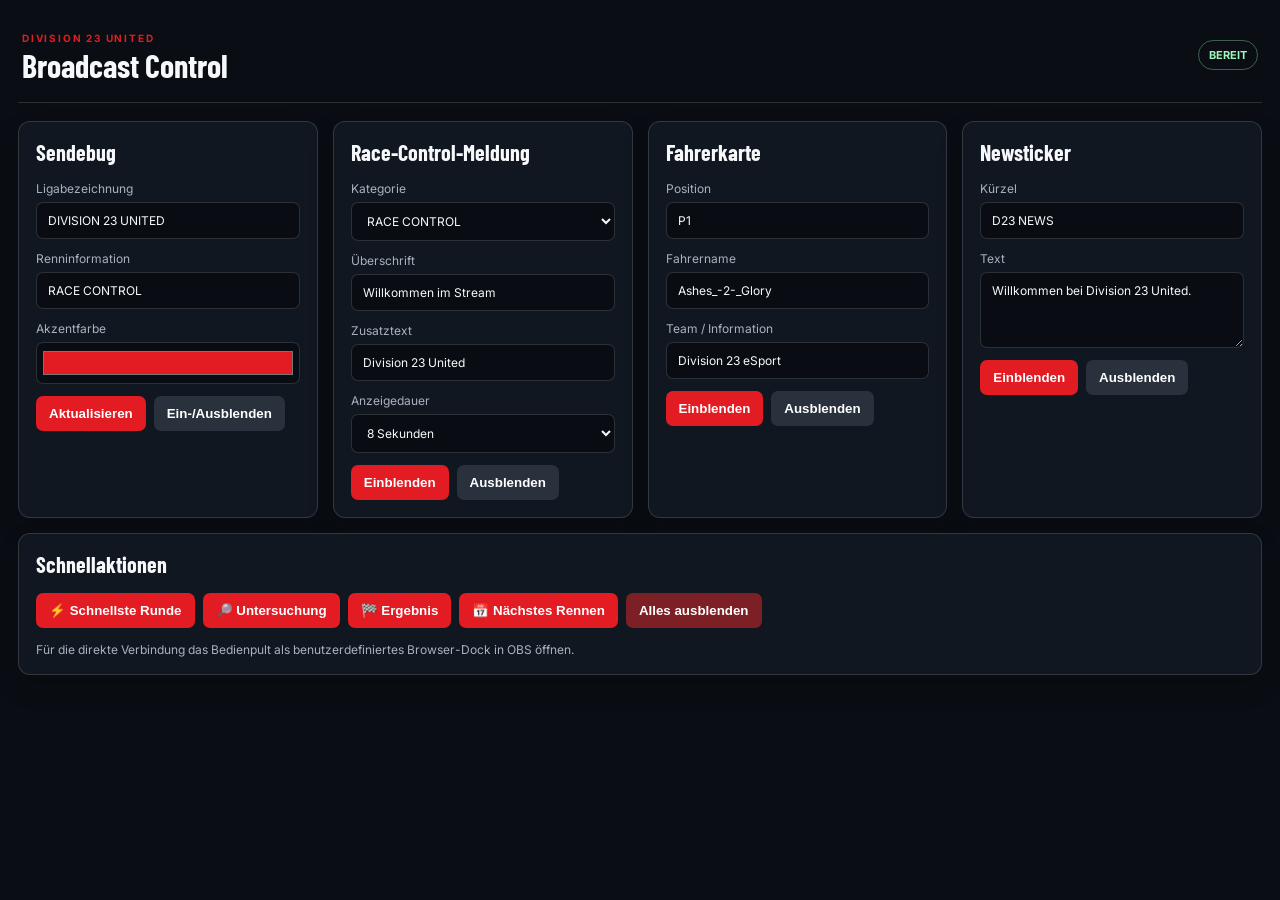
<file: control.html>
<!doctype html>
<html lang="de">
<head>
  <meta charset="utf-8">
  <meta name="viewport" content="width=device-width,initial-scale=1">
  <title>D23 Broadcast Control</title>
  <link rel="stylesheet" href="broadcast.css">
</head>
<body class="control-page">
  <header class="control-header">
    <div>
      <span class="eyebrow">DIVISION 23 UNITED</span>
      <h1>Broadcast Control</h1>
    </div>
    <span id="connectionState" class="status">BEREIT</span>
  </header>

  <main class="control-grid">
    <section class="panel">
      <h2>Sendebug</h2>
      <label>Ligabezeichnung<input id="leagueInput" value="DIVISION 23 UNITED"></label>
      <label>Renninformation<input id="raceInput" value="RACE CONTROL"></label>
      <label>Akzentfarbe<input id="accentInput" type="color" value="#e31b23"></label>
      <div class="button-row">
        <button data-action="updateBug">Aktualisieren</button>
        <button class="secondary" data-action="toggleBug">Ein-/Ausblenden</button>
      </div>
    </section>

    <section class="panel">
      <h2>Race-Control-Meldung</h2>
      <label>Kategorie
        <select id="messageLabelInput">
          <option>RACE CONTROL</option>
          <option>FASTEST LAP</option>
          <option>STARTING GRID</option>
          <option>RESULT</option>
          <option>NEXT RACE</option>
          <option>INFORMATION</option>
        </select>
      </label>
      <label>Überschrift<input id="messageTitleInput" value="Willkommen im Stream"></label>
      <label>Zusatztext<input id="messageTextInput" value="Division 23 United"></label>
      <label>Anzeigedauer
        <select id="durationInput">
          <option value="0">Bis zum Ausblenden</option>
          <option value="5000">5 Sekunden</option>
          <option value="8000" selected>8 Sekunden</option>
          <option value="12000">12 Sekunden</option>
          <option value="15000">15 Sekunden</option>
        </select>
      </label>
      <div class="button-row">
        <button data-action="showMessage">Einblenden</button>
        <button class="secondary" data-action="hideMessage">Ausblenden</button>
      </div>
    </section>

    <section class="panel">
      <h2>Fahrerkarte</h2>
      <label>Position<input id="driverPositionInput" value="P1"></label>
      <label>Fahrername<input id="driverNameInput" value="Ashes_-2-_Glory"></label>
      <label>Team / Information<input id="driverDetailInput" value="Division 23 eSport"></label>
      <div class="button-row">
        <button data-action="showDriver">Einblenden</button>
        <button class="secondary" data-action="hideDriver">Ausblenden</button>
      </div>
    </section>

    <section class="panel">
      <h2>Newsticker</h2>
      <label>Kürzel<input id="tickerTagInput" value="D23 NEWS"></label>
      <label>Text<textarea id="tickerTextInput">Willkommen bei Division 23 United.</textarea></label>
      <div class="button-row">
        <button data-action="showTicker">Einblenden</button>
        <button class="secondary" data-action="hideTicker">Ausblenden</button>
      </div>
    </section>

    <section class="panel panel-wide">
      <h2>Schnellaktionen</h2>
      <div class="quick-actions">
        <button data-preset="fastest">⚡ Schnellste Runde</button>
        <button data-preset="investigation">🔎 Untersuchung</button>
        <button data-preset="result">🏁 Ergebnis</button>
        <button data-preset="next">📅 Nächstes Rennen</button>
        <button class="danger" data-action="hideAll">Alles ausblenden</button>
      </div>
      <p class="hint">Für die direkte Verbindung das Bedienpult als benutzerdefiniertes Browser-Dock in OBS öffnen.</p>
    </section>
  </main>

  <script src="control.js"></script>
</body>
</html>
</file>
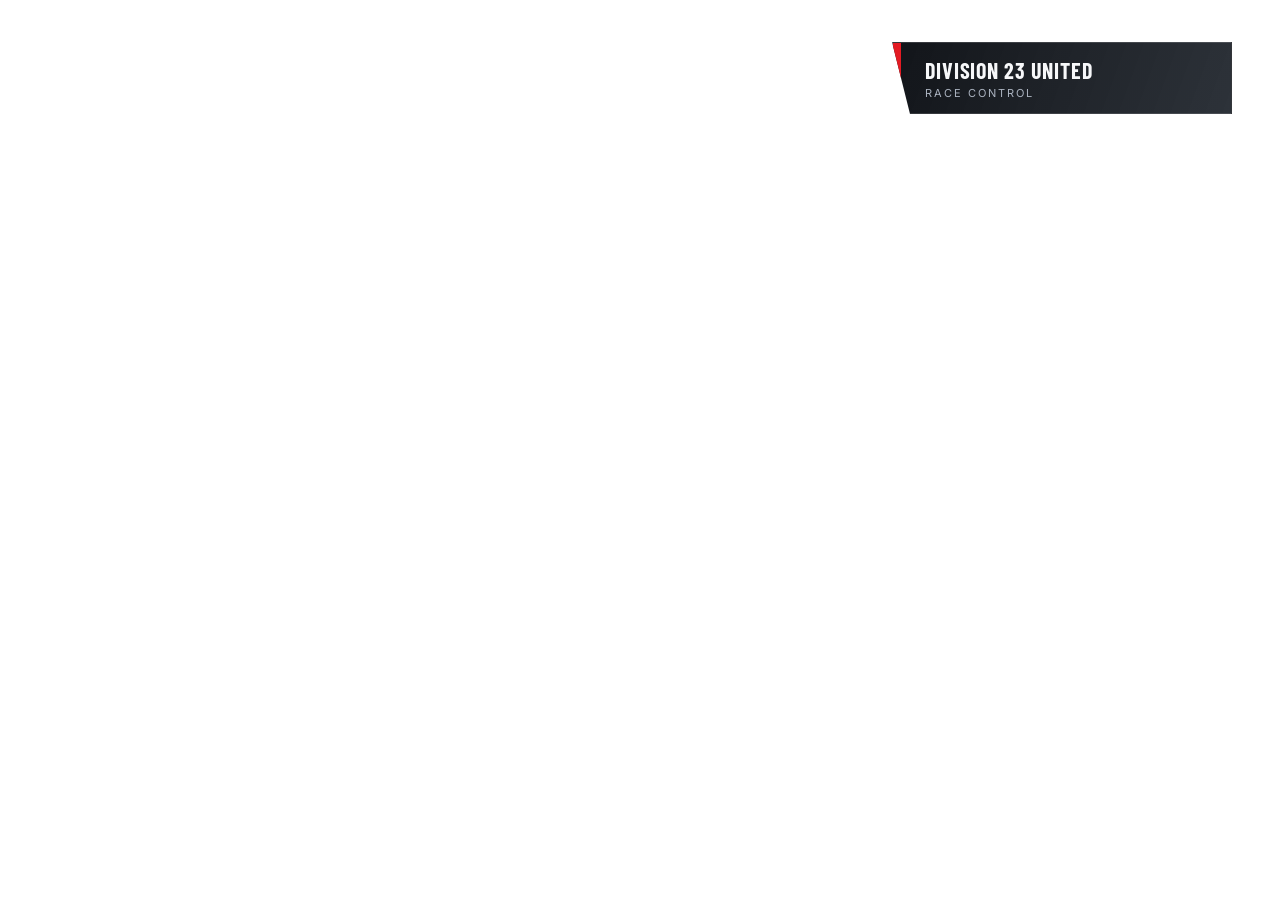
<file: overlay.html>
<!doctype html>
<html lang="de">
<head>
  <meta charset="utf-8">
  <meta name="viewport" content="width=device-width,initial-scale=1">
  <title>D23 Broadcast Overlay</title>
  <link rel="stylesheet" href="broadcast.css">
</head>
<body class="overlay-page">
  <main id="overlay" aria-live="polite">
    <section id="bug" class="bug">
      <div class="bug-accent"></div>
      <div class="bug-copy">
        <strong id="leagueName">DIVISION 23 UNITED</strong>
        <span id="raceInfo">RACE CONTROL</span>
      </div>
    </section>

    <section id="lowerThird" class="lower-third hidden">
      <div class="lt-accent"></div>
      <div class="lt-label" id="messageLabel">RACE CONTROL</div>
      <div class="lt-main">
        <strong id="messageTitle">Willkommen im Stream</strong>
        <span id="messageText">Division 23 United</span>
      </div>
    </section>

    <section id="driverCard" class="driver-card hidden">
      <div class="driver-position" id="driverPosition">P1</div>
      <div class="driver-copy">
        <span id="driverLabel">FAHRER</span>
        <strong id="driverName">Ashes_-2-_Glory</strong>
        <small id="driverDetail">Division 23 eSport</small>
      </div>
    </section>

    <section id="ticker" class="ticker hidden">
      <span class="ticker-tag" id="tickerTag">D23 NEWS</span>
      <div class="ticker-window"><span id="tickerText">Willkommen bei Division 23 United.</span></div>
    </section>
  </main>
  <script src="broadcast.js"></script>
</body>
</html>
</file>
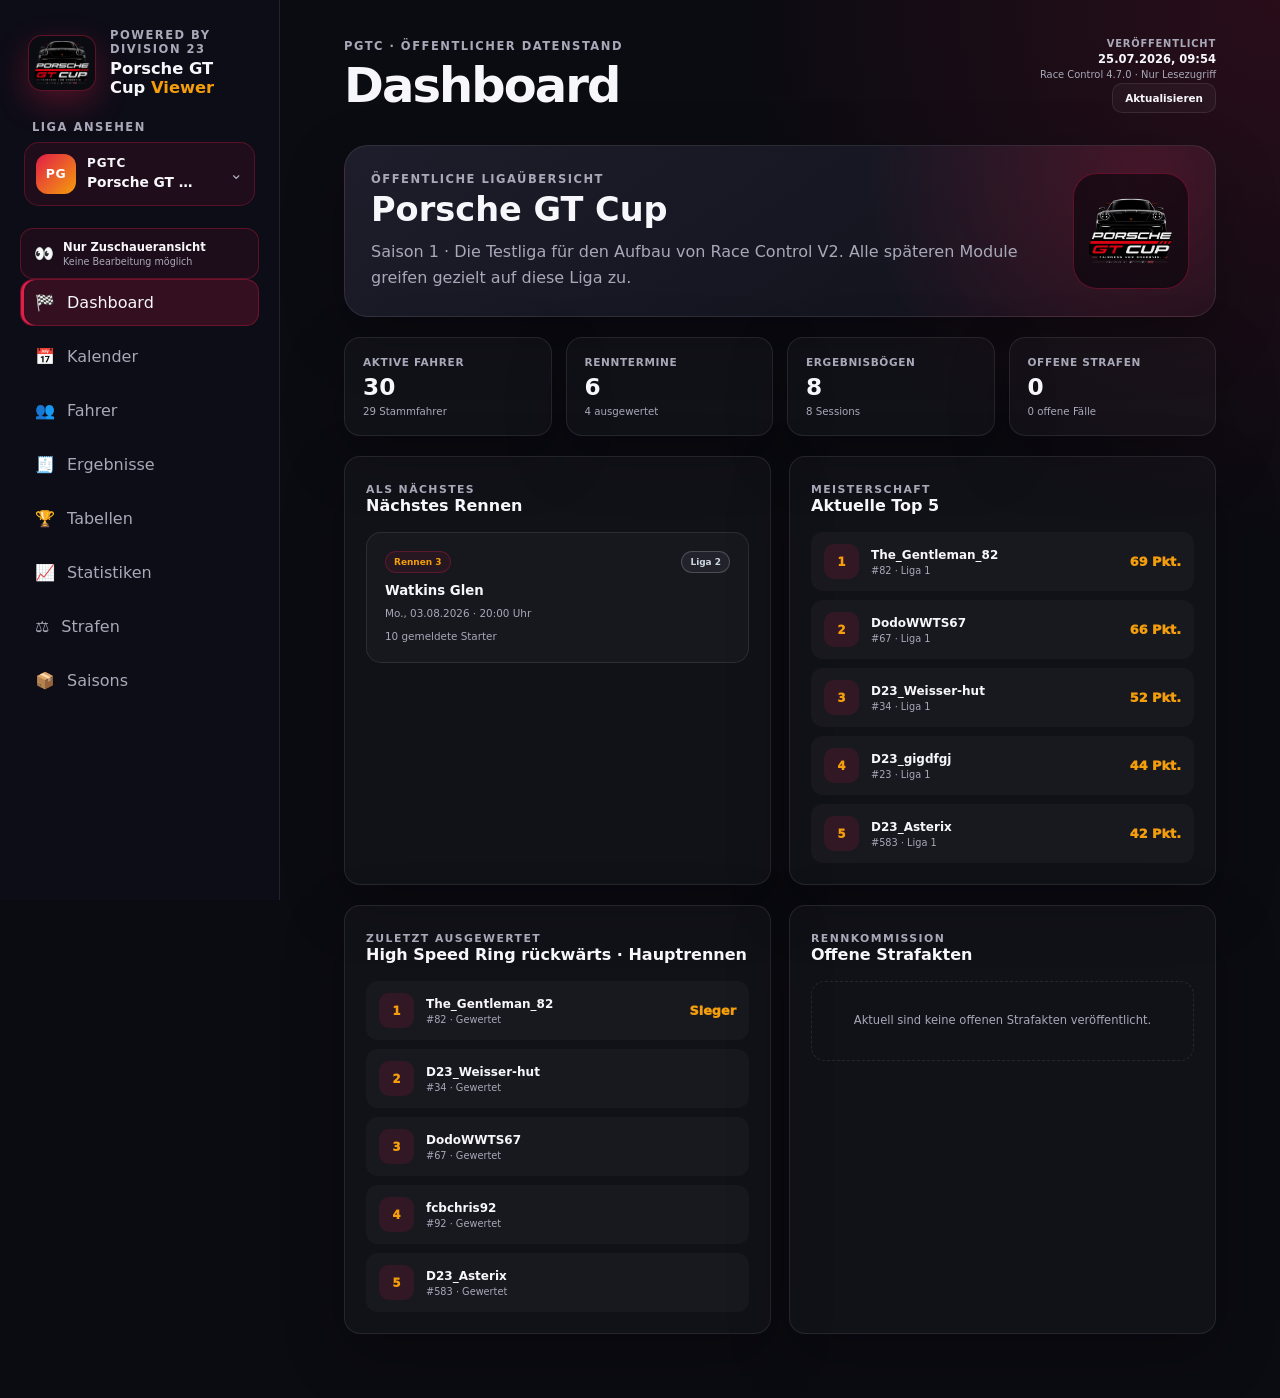
<file: viewer.html>
<!DOCTYPE html>
<html lang="de">
<head>
  <meta charset="UTF-8">
  <meta name="viewport" content="width=device-width, initial-scale=1.0">
  <meta name="description" content="Division 23 Race Control – öffentliche Zuschaueransicht">
  <title>Zuschaueransicht | Division 23 Race Control</title>

  <link rel="stylesheet" href="css/style.css?v=4.7.0">
  <link rel="stylesheet" href="css/viewer.css?v=4.7.0">

  <script>
    window.__D23_STORAGE_NAMESPACE__ = "viewer";
  </script>
  <script type="module" src="js/viewer.js?v=4.7.0"></script>
</head>
<body class="viewer-body">
  <div class="app-shell">
    <aside class="sidebar" aria-label="Zuschauernavigation">
      <div class="brand">
        <div class="brand-mark" id="viewerLeagueLogo" aria-label="Aktives Liga-Logo">
          <img id="viewerLeagueLogoImage" alt="" hidden>
          <span id="viewerLeagueLogoFallback" aria-hidden="true">PG</span>
        </div>
        <div>
          <p class="brand-kicker" id="viewerLeagueKicker">Division 23 United</p>
          <h1 id="viewerLeagueBrandTitle">Race Control <span>Viewer</span></h1>
        </div>
      </div>

      <section class="league-switcher" aria-labelledby="viewerLeagueSwitcherTitle">
        <label class="league-switcher-label" id="viewerLeagueSwitcherTitle" for="viewerLeagueSelect">
          Liga ansehen
        </label>
        <div class="league-select-shell">
          <span class="league-select-badge" id="viewerLeagueSelectBadge" aria-hidden="true">PG</span>
          <div class="league-select-copy">
            <strong id="viewerActiveLeagueShortName">PGTC</strong>
            <select id="viewerLeagueSelect" aria-label="Liga auswählen"></select>
          </div>
          <span class="league-select-chevron" aria-hidden="true">⌄</span>
        </div>
      </section>

      <div class="viewer-readonly-badge">
        <span aria-hidden="true">👀</span>
        <span>
          <strong>Nur Zuschaueransicht</strong>
          <small>Keine Bearbeitung möglich</small>
        </span>
      </div>

      <nav class="main-nav" aria-label="Öffentliche Bereiche">
        <button class="nav-item is-active" type="button" data-viewer-page="dashboard" aria-current="page">
          <span aria-hidden="true">🏁</span>
          <span>Dashboard</span>
        </button>
        <button class="nav-item" type="button" data-viewer-page="calendar">
          <span aria-hidden="true">📅</span>
          <span>Kalender</span>
        </button>
        <button class="nav-item" type="button" data-viewer-page="drivers">
          <span aria-hidden="true">👥</span>
          <span>Fahrer</span>
        </button>
        <button class="nav-item" type="button" data-viewer-page="results">
          <span aria-hidden="true">🧾</span>
          <span>Ergebnisse</span>
        </button>
        <button class="nav-item" type="button" data-viewer-page="standings">
          <span aria-hidden="true">🏆</span>
          <span>Tabellen</span>
        </button>
        <button class="nav-item" type="button" data-viewer-page="statistics">
          <span aria-hidden="true">📈</span>
          <span>Statistiken</span>
        </button>
        <button class="nav-item" type="button" data-viewer-page="penalties">
          <span aria-hidden="true">⚖️</span>
          <span>Strafen</span>
        </button>
        <button class="nav-item" type="button" data-viewer-page="seasons">
          <span aria-hidden="true">📦</span>
          <span>Saisons</span>
        </button>
      </nav>
    </aside>

    <main class="main-content">
      <header class="topbar">
        <div>
          <p class="eyebrow" id="viewerPageEyebrow">Öffentlicher Datenstand</p>
          <h2 id="viewerPageTitle">Dashboard</h2>
        </div>

        <div class="viewer-publication">
          <span>Veröffentlicht</span>
          <strong id="viewerPublishedAt">wird geladen …</strong>
          <small id="viewerDataStatus">Öffentliche Daten werden abgerufen.</small>
          <button class="viewer-refresh-button" id="viewerRefreshButton" type="button">
            Aktualisieren
          </button>
        </div>
      </header>

      <section class="viewer-load-panel" id="viewerLoadingPanel">
        <div>
          <span aria-hidden="true">🏁</span>
          <h3>Race-Control-Daten werden geladen</h3>
          <p>Der öffentliche Datenstand wird aus <code>public-data.json</code> eingelesen.</p>
        </div>
      </section>

      <section class="viewer-load-panel" id="viewerErrorPanel" hidden>
        <div>
          <span aria-hidden="true">🛠️</span>
          <h3 id="viewerErrorTitle">Noch kein Datenstand veröffentlicht</h3>
          <p id="viewerErrorText">Die Datei public-data.json wurde noch nicht durch einen exportierten Datenstand ersetzt.</p>
        </div>
      </section>

      <div id="viewerContent" hidden>
        <section class="viewer-page" data-viewer-page-content="dashboard">
          <section class="viewer-hero">
            <div class="viewer-hero-copy">
              <p class="eyebrow">Öffentliche Ligaübersicht</p>
              <h3 id="viewerDashboardLeagueName">Porsche GT Cup</h3>
              <p id="viewerDashboardLeagueDescription">Aktuelle Daten aus Division 23 Race Control.</p>
            </div>
            <div class="viewer-hero-logo">
              <img id="viewerHeroLogoImage" alt="" hidden>
              <span id="viewerHeroLogoFallback">PG</span>
            </div>
          </section>

          <section class="viewer-stat-grid" aria-label="Ligastatus">
            <article>
              <span>Aktive Fahrer</span>
              <strong id="viewerDashboardDriverCount">0</strong>
              <small id="viewerDashboardDriverDetail">0 Stammfahrer</small>
            </article>
            <article>
              <span>Renntermine</span>
              <strong id="viewerDashboardRaceCount">0</strong>
              <small id="viewerDashboardRaceDetail">0 ausgewertet</small>
            </article>
            <article>
              <span>Ergebnisbögen</span>
              <strong id="viewerDashboardResultCount">0</strong>
              <small id="viewerDashboardResultDetail">0 Sessions</small>
            </article>
            <article>
              <span>Offene Strafen</span>
              <strong id="viewerDashboardPenaltyCount">0</strong>
              <small id="viewerDashboardPenaltyDetail">0 offene Fälle</small>
            </article>
          </section>

          <section class="viewer-grid-two">
            <article class="viewer-card">
              <header class="viewer-card-header">
                <div>
                  <p class="eyebrow">Als Nächstes</p>
                  <h3>Nächstes Rennen</h3>
                </div>
              </header>
              <div id="viewerNextRace"></div>
            </article>

            <article class="viewer-card">
              <header class="viewer-card-header">
                <div>
                  <p class="eyebrow">Meisterschaft</p>
                  <h3>Aktuelle Top 5</h3>
                </div>
              </header>
              <div class="viewer-list" id="viewerDashboardStandings"></div>
            </article>
          </section>

          <section class="viewer-grid-two">
            <article class="viewer-card">
              <header class="viewer-card-header">
                <div>
                  <p class="eyebrow">Zuletzt ausgewertet</p>
                  <h3 id="viewerLastResultTitle">Letztes Ergebnis</h3>
                </div>
              </header>
              <div class="viewer-list" id="viewerLastResult"></div>
            </article>

            <article class="viewer-card">
              <header class="viewer-card-header">
                <div>
                  <p class="eyebrow">Rennkommission</p>
                  <h3>Offene Strafakten</h3>
                </div>
              </header>
              <div class="viewer-list" id="viewerOpenPenalties"></div>
            </article>
          </section>
        </section>

        <section class="viewer-page" data-viewer-page-content="calendar" hidden>
          <section class="viewer-section-heading">
            <div>
              <p class="eyebrow">Saisonübersicht</p>
              <h3>Rennkalender</h3>
              <p>Alle veröffentlichten Renntermine der aktiven Liga.</p>
            </div>
          </section>
          <div class="viewer-calendar-grid" id="viewerCalendarGrid"></div>
        </section>

        <section class="viewer-page" data-viewer-page-content="drivers" hidden>
          <section class="viewer-section-heading">
            <div>
              <p class="eyebrow">Teilnehmerfeld</p>
              <h3>Fahrer</h3>
              <p>Stammfahrer, Ersatzfahrer und veröffentlichte Gaststarter.</p>
            </div>
          </section>
          <div class="viewer-driver-grid" id="viewerDriverGrid"></div>
        </section>

        <section class="viewer-page" data-viewer-page-content="results" hidden>
          <section class="viewer-result-toolbar">
            <div class="viewer-result-meta">
              <strong id="viewerResultTitle">Rennergebnis</strong>
              <span id="viewerResultSubtitle">Wähle ein veröffentlichtes Ergebnis.</span>
            </div>
            <label class="viewer-filter" for="viewerResultSelect">
              <span>Rennen & Session</span>
              <select id="viewerResultSelect"></select>
            </label>
          </section>

          <div class="viewer-table-shell">
            <table class="viewer-table">
              <thead>
                <tr>
                  <th>Pos.</th>
                  <th>#</th>
                  <th>Fahrer</th>
                  <th>Fahrzeug</th>
                  <th>Status</th>
                  <th>Info</th>
                </tr>
              </thead>
              <tbody id="viewerResultRows"></tbody>
            </table>
          </div>
          <div class="viewer-empty" id="viewerResultsEmpty" hidden>Noch keine Ergebnisse veröffentlicht.</div>
        </section>

        <section class="viewer-page" data-viewer-page-content="standings" hidden>
          <section class="viewer-table-toolbar">
            <div class="viewer-result-meta">
              <strong id="viewerStandingsTitle">Meisterschaftstabelle</strong>
              <span id="viewerStandingsSubtitle">Aktueller veröffentlichter Tabellenstand.</span>
            </div>
            <label class="viewer-filter" for="viewerStandingsView">
              <span>Wertung</span>
              <select id="viewerStandingsView"></select>
            </label>
          </section>

          <div class="viewer-table-shell">
            <table class="viewer-table">
              <thead id="viewerStandingsHead"></thead>
              <tbody id="viewerStandingsRows"></tbody>
            </table>
          </div>
          <div class="viewer-empty" id="viewerStandingsEmpty" hidden>Noch keine Tabelle verfügbar.</div>
        </section>

        <section class="viewer-page" data-viewer-page-content="statistics" hidden>
          <section class="viewer-table-toolbar">
            <div class="viewer-result-meta">
              <strong id="viewerStatisticsTitle">Statistik-Topliste</strong>
              <span id="viewerStatisticsSubtitle">Live aus den veröffentlichten Ergebnissen.</span>
            </div>

            <div class="viewer-grid-two">
              <label class="viewer-filter" for="viewerStatisticsView">
                <span>Wertung</span>
                <select id="viewerStatisticsView"></select>
              </label>
              <label class="viewer-filter" for="viewerStatisticsMetric">
                <span>Statistik</span>
                <select id="viewerStatisticsMetric">
                  <option value="points">Punkte</option>
                  <option value="wins">Siege</option>
                  <option value="podiums">Podien</option>
                  <option value="poles">Pole Positions</option>
                  <option value="fastestLaps">Schnellste Runden</option>
                  <option value="starts">Starts</option>
                  <option value="absences">Abwesenheiten</option>
                  <option value="disconnects">Disconnects</option>
                </select>
              </label>
            </div>
          </section>

          <div class="viewer-list" id="viewerStatisticsRows"></div>
          <div class="viewer-empty" id="viewerStatisticsEmpty" hidden>Noch keine Statistikdaten verfügbar.</div>
        </section>

        <section class="viewer-page" data-viewer-page-content="penalties" hidden>
          <section class="viewer-section-heading">
            <div>
              <p class="eyebrow">Rennkommission</p>
              <h3>Strafakten</h3>
              <p>Veröffentlichte Vorfälle, Maßnahmen und Entscheidungen.</p>
            </div>
          </section>
          <div class="viewer-penalty-grid" id="viewerPenaltyGrid"></div>
          <div class="viewer-empty" id="viewerPenaltiesEmpty" hidden>Noch keine Strafakten veröffentlicht.</div>
        </section>


<section class="viewer-page" data-viewer-page-content="seasons" hidden>
  <section class="viewer-table-toolbar">
    <div class="viewer-result-meta">
      <strong id="viewerSeasonArchiveTitle">Saisonarchiv</strong>
      <span id="viewerSeasonArchiveSubtitle">Abgeschlossene Saisons der aktiven Liga.</span>
    </div>

    <div class="viewer-grid-two">
      <label class="viewer-filter" for="viewerSeasonArchiveSelect">
        <span>Saison</span>
        <select id="viewerSeasonArchiveSelect"></select>
      </label>
      <label class="viewer-filter" for="viewerSeasonArchiveView">
        <span>Endtabelle</span>
        <select id="viewerSeasonArchiveView"></select>
      </label>
    </div>
  </section>

  <section class="viewer-stat-grid" id="viewerSeasonArchiveStats">
    <article>
      <span>Champion</span>
      <strong id="viewerArchiveChampion">—</strong>
      <small id="viewerArchiveChampionPoints">—</small>
    </article>
    <article>
      <span>Fahrer</span>
      <strong id="viewerArchiveDrivers">0</strong>
      <small>Saisonbestand</small>
    </article>
    <article>
      <span>Gewertete Rennen</span>
      <strong id="viewerArchiveRaces">0</strong>
      <small>abgeschlossene Läufe</small>
    </article>
    <article>
      <span>Strafakten</span>
      <strong id="viewerArchivePenalties">0</strong>
      <small>archivierte Fälle</small>
    </article>
  </section>

  <div class="viewer-table-shell" id="viewerSeasonArchiveTableShell">
    <table class="viewer-table">
      <thead id="viewerSeasonArchiveHead"></thead>
      <tbody id="viewerSeasonArchiveRows"></tbody>
    </table>
  </div>

  <div class="viewer-empty" id="viewerSeasonArchiveEmpty" hidden>
    Noch keine abgeschlossene Saison veröffentlicht.
  </div>
</section>
      </div>
    </main>
  </div>
</body>
</html>
</file>
<file: css/style.css>
:root {
  --color-bg: #0b0b12;
  --color-surface: #151521;
  --color-surface-soft: #1d1d2b;
  --color-border: rgba(255, 255, 255, 0.09);
  --color-text: #f7f7fb;
  --color-muted: #a8a8b8;
  --color-primary: #e11d48;
  --color-primary-rgb: 225, 29, 72;
  --color-accent: #f59e0b;
  --color-accent-rgb: 245, 158, 11;
  --color-primary-soft: rgba(var(--color-primary-rgb), 0.18);
  --color-success: #37d67a;
  --shadow-card: 0 20px 60px rgba(0, 0, 0, 0.28);
  --radius-large: 24px;
  --radius-medium: 16px;
  --sidebar-width: 280px;
  font-family: Inter, ui-sans-serif, system-ui, -apple-system, BlinkMacSystemFont,
    "Segoe UI", sans-serif;
}

* {
  box-sizing: border-box;
}

[hidden] {f
  display: none !important;
}

html {
  min-width: 320px;
  color-scheme: dark;
}

body {
  margin: 0;
  min-height: 100vh;
  background:
    radial-gradient(circle at top right, rgba(var(--color-primary-rgb), 0.14), transparent 34rem),
    var(--color-bg);
  color: var(--color-text);
  transition: background 220ms ease;
}

button,
input,
select,
textarea {
  font: inherit;
}

button,
select {
  color: inherit;
}

.app-shell {
  display: grid;
  grid-template-columns: var(--sidebar-width) minmax(0, 1fr);
  min-height: 100vh;
}

.sidebar {
  position: sticky;
  top: 0;
  display: flex;
  flex-direction: column;
  min-height: 100vh;
  padding: 28px 20px;
  border-right: 1px solid var(--color-border);
  background: rgba(15, 15, 24, 0.92);
  backdrop-filter: blur(20px);
}

.brand {
  display: flex;
  align-items: center;
  gap: 14px;
  padding: 0 8px 22px;
}

.brand-mark {
  display: grid;
  place-items: center;
  flex: 0 0 auto;
  width: 68px;
  height: 56px;
  padding: 4px;
  overflow: hidden;
  border: 1px solid rgba(var(--color-primary-rgb), 0.38);
  border-radius: 14px;
  background: #0b0b12;
  color: white;
  font-weight: 900;
  letter-spacing: -0.08em;
  box-shadow: 0 12px 32px rgba(var(--color-primary-rgb), 0.30);
  transition:
    border-color 180ms ease,
    box-shadow 180ms ease;
}

.brand-mark img {
  display: block;
  width: 100%;
  height: 100%;
  object-fit: contain;
}

.brand-kicker,
.eyebrow,
.progress-card p,
.league-switcher-label {
  margin: 0 0 4px;
  color: var(--color-muted);
  font-size: 0.72rem;
  font-weight: 800;
  letter-spacing: 0.13em;
  text-transform: uppercase;
}

.brand h1 {
  max-width: 175px;
  margin: 0;
  font-size: 1.02rem;
  line-height: 1.15;
}

.brand h1 span {
  color: var(--color-accent);
}

.league-switcher {
  margin: 0 0 22px;
  padding: 0 4px;
}

.league-switcher-label {
  display: block;
  margin: 0 0 8px 8px;
}

.league-select-shell {
  position: relative;
  display: grid;
  grid-template-columns: auto minmax(0, 1fr) auto;
  align-items: center;
  gap: 11px;
  min-height: 64px;
  padding: 9px 11px;
  border: 1px solid rgba(var(--color-primary-rgb), 0.28);
  border-radius: 15px;
  background: rgba(var(--color-primary-rgb), 0.09);
  transition: border-color 180ms ease, background 180ms ease;
}

.league-select-shell:focus-within {
  border-color: rgba(var(--color-primary-rgb), 0.7);
  box-shadow: 0 0 0 3px rgba(var(--color-primary-rgb), 0.14);
}

.league-select-badge {
  display: grid;
  place-items: center;
  width: 40px;
  height: 40px;
  border-radius: 12px;
  background: linear-gradient(135deg, var(--color-primary), var(--color-accent));
  color: #fff;
  font-size: 0.78rem;
  font-weight: 900;
  letter-spacing: 0.04em;
}

.league-select-copy {
  min-width: 0;
}

.league-select-copy strong {
  display: block;
  margin-bottom: 2px;
  font-size: 0.75rem;
  letter-spacing: 0.08em;
}

.league-select-copy select {
  width: 100%;
  min-width: 0;
  padding: 0 20px 0 0;
  border: 0;
  outline: 0;
  appearance: none;
  background: transparent;
  color: var(--color-text);
  font-size: 0.86rem;
  font-weight: 700;
  cursor: pointer;
  text-overflow: ellipsis;
}

.league-select-copy option {
  background: var(--color-surface);
  color: var(--color-text);
}

.league-select-chevron {
  color: var(--color-muted);
  font-size: 1rem;
  pointer-events: none;
}

.main-nav {
  display: grid;
  gap: 7px;
}

.nav-item {
  display: flex;
  align-items: center;
  gap: 12px;
  width: 100%;
  padding: 13px 14px;
  border: 1px solid transparent;
  border-radius: 13px;
  background: transparent;
  color: var(--color-muted);
  text-align: left;
  cursor: pointer;
  transition: 160ms ease;
}

.nav-item:not(:disabled):hover,
.nav-item.is-active {
  border-color: rgba(var(--color-primary-rgb), 0.34);
  background: var(--color-primary-soft);
  color: var(--color-text);
}

.nav-item.is-active {
  box-shadow: inset 3px 0 0 var(--color-primary);
}

.nav-item:focus-visible {
  outline: 3px solid rgba(var(--color-primary-rgb), 0.42);
  outline-offset: 2px;
}

.settings-link {
  margin-top: auto;
}

.main-content {
  width: 100%;
  max-width: 1500px;
  margin: 0 auto;
  padding: 38px clamp(24px, 5vw, 72px) 64px;
}

.topbar {
  display: flex;
  align-items: center;
  justify-content: space-between;
  gap: 24px;
  margin-bottom: 32px;
}

.topbar h2 {
  margin: 0;
  font-size: clamp(1.9rem, 4vw, 3rem);
  letter-spacing: -0.04em;
}

.status-badge {
  display: inline-flex;
  align-items: center;
  gap: 9px;
  padding: 10px 14px;
  border: 1px solid rgba(55, 214, 122, 0.25);
  border-radius: 999px;
  background: rgba(55, 214, 122, 0.08);
  color: #b9f6d2;
  font-size: 0.88rem;
  font-weight: 700;
}

.status-dot {
  width: 8px;
  height: 8px;
  border-radius: 50%;
  background: var(--color-success);
  box-shadow: 0 0 0 5px rgba(55, 214, 122, 0.12);
}

.welcome-card,
.system-check,
.progress-card,
.league-summary-card {
  border: 1px solid var(--color-border);
  background: linear-gradient(145deg, rgba(29, 29, 43, 0.96), rgba(20, 20, 31, 0.96));
  box-shadow: var(--shadow-card);
}

.welcome-card {
  position: relative;
  display: flex;
  align-items: flex-start;
  justify-content: space-between;
  gap: 32px;
  overflow: hidden;
  padding: clamp(26px, 4vw, 46px);
  border-radius: var(--radius-large);
}

.welcome-card::after {
  content: "";
  position: absolute;
  right: -90px;
  bottom: -130px;
  width: 310px;
  height: 310px;
  border-radius: 50%;
  background: rgba(var(--color-primary-rgb), 0.16);
  filter: blur(8px);
  transition: background 180ms ease;
}

.welcome-card h3,
.system-check h3,
.progress-card h3,
.league-summary-card h3 {
  margin: 0;
}

.welcome-card h3 {
  max-width: 700px;
  font-size: clamp(1.7rem, 3.5vw, 3.2rem);
  line-height: 1.05;
  letter-spacing: -0.05em;
}

.welcome-card p:not(.eyebrow) {
  max-width: 720px;
  margin: 20px 0 0;
  color: var(--color-muted);
  line-height: 1.75;
}

.version-chip {
  position: relative;
  z-index: 1;
  flex: 0 0 auto;
  padding: 10px 13px;
  border: 1px solid rgba(var(--color-primary-rgb), 0.32);
  border-radius: 999px;
  background: rgba(var(--color-primary-rgb), 0.13);
  font-size: 0.78rem;
  font-weight: 800;
  letter-spacing: 0.08em;
  text-transform: uppercase;
}

.league-summary-grid {
  display: grid;
  grid-template-columns: repeat(3, minmax(0, 1fr));
  gap: 18px;
  margin-top: 22px;
}

.league-summary-card {
  min-height: 132px;
  padding: 22px 24px;
  border-radius: var(--radius-medium);
}

.league-summary-card h3 {
  margin-bottom: 8px;
  font-size: 1.05rem;
}

.league-summary-card > span {
  color: var(--color-muted);
  font-size: 0.9rem;
  line-height: 1.5;
}

.theme-preview {
  display: flex;
  align-items: center;
  gap: 10px;
  margin-top: 16px;
}

.theme-preview strong {
  margin-left: 4px;
  font-size: 0.9rem;
}

.theme-swatch {
  width: 28px;
  height: 28px;
  border: 2px solid rgba(255, 255, 255, 0.2);
  border-radius: 9px;
  box-shadow: 0 7px 18px rgba(0, 0, 0, 0.2);
}

.theme-swatch-primary {
  background: var(--color-primary);
}

.theme-swatch-accent {
  background: var(--color-accent);
}

.progress-grid {
  display: grid;
  grid-template-columns: repeat(auto-fit, minmax(220px, 1fr));
  gap: 18px;
  margin-top: 22px;
}

.progress-card {
  display: flex;
  align-items: flex-start;
  gap: 16px;
  padding: 24px;
  border-radius: var(--radius-medium);
}

.progress-card.is-done {
  border-color: rgba(55, 214, 122, 0.28);
}

.progress-icon {
  display: grid;
  place-items: center;
  flex: 0 0 auto;
  width: 40px;
  height: 40px;
  border-radius: 12px;
  background: var(--color-primary-soft);
  color: var(--color-text);
  font-weight: 900;
}

.progress-card.is-done .progress-icon {
  background: rgba(55, 214, 122, 0.14);
  color: #a9f0c6;
}

.progress-card h3 {
  margin-bottom: 8px;
  font-size: 1.08rem;
}

.progress-card span:not(.progress-icon) {
  color: var(--color-muted);
  font-size: 0.9rem;
  line-height: 1.5;
}

.system-check {
  display: flex;
  align-items: center;
  justify-content: space-between;
  gap: 24px;
  margin-top: 22px;
  padding: 24px 28px;
  border-radius: var(--radius-medium);
}

.system-check > p {
  margin: 0;
  color: var(--color-muted);
  font-weight: 700;
}

.page-view[hidden] {
  display: none;
}

.page-view.is-active {
  animation: page-enter 220ms ease-out;
}

.module-placeholder {
  position: relative;
  min-height: 420px;
  display: flex;
  flex-direction: column;
  align-items: flex-start;
  justify-content: center;
  overflow: hidden;
  padding: clamp(32px, 6vw, 72px);
  border: 1px solid var(--color-border);
  border-radius: var(--radius-large);
  background:
    radial-gradient(circle at top right, rgba(var(--color-primary-rgb), 0.17), transparent 24rem),
    linear-gradient(145deg, rgba(29, 29, 43, 0.96), rgba(20, 20, 31, 0.96));
  box-shadow: var(--shadow-card);
}

.module-placeholder::after {
  content: "";
  position: absolute;
  right: -100px;
  bottom: -150px;
  width: 340px;
  height: 340px;
  border-radius: 50%;
  background: rgba(var(--color-primary-rgb), 0.12);
  filter: blur(12px);
  pointer-events: none;
}

.module-icon {
  position: relative;
  z-index: 1;
  display: grid;
  place-items: center;
  width: 68px;
  height: 68px;
  margin-bottom: 24px;
  border: 1px solid rgba(var(--color-primary-rgb), 0.28);
  border-radius: 20px;
  background: var(--color-primary-soft);
  font-size: 2rem;
}

.module-placeholder h3 {
  position: relative;
  z-index: 1;
  margin: 0;
  font-size: clamp(2rem, 5vw, 4rem);
  line-height: 1;
  letter-spacing: -0.05em;
}

.module-placeholder > p:not(.eyebrow) {
  position: relative;
  z-index: 1;
  max-width: 650px;
  margin: 22px 0 0;
  color: var(--color-muted);
  font-size: 1.02rem;
  line-height: 1.75;
}

.module-placeholder strong {
  color: var(--color-text);
}

.development-badge {
  position: relative;
  z-index: 1;
  display: inline-flex;
  margin-top: 28px;
  padding: 9px 13px;
  border: 1px solid rgba(var(--color-primary-rgb), 0.3);
  border-radius: 999px;
  background: var(--color-primary-soft);
  color: var(--color-text);
  font-size: 0.78rem;
  font-weight: 800;
  letter-spacing: 0.08em;
  text-transform: uppercase;
}

@keyframes page-enter {
  from {
    opacity: 0;
    transform: translateY(8px);
  }

  to {
    opacity: 1;
    transform: translateY(0);
  }
}

@media (max-width: 960px) {
  .app-shell {
    grid-template-columns: 1fr;
  }

  .sidebar {
    position: static;
    min-height: auto;
    border-right: 0;
    border-bottom: 1px solid var(--color-border);
  }

  .main-nav {
    grid-template-columns: repeat(4, minmax(0, 1fr));
  }

  .settings-link {
    margin-top: 8px;
  }

  .progress-grid,
  .league-summary-grid {
    grid-template-columns: 1fr;
  }
}

@media (max-width: 680px) {
  .sidebar {
    padding: 20px 14px;
  }

  .brand {
    padding-bottom: 18px;
  }

  .brand h1 {
    max-width: none;
  }

  .main-nav {
    grid-template-columns: repeat(2, minmax(0, 1fr));
  }

  .nav-item {
    justify-content: center;
    padding: 11px;
    font-size: 0.86rem;
  }

  .main-content {
    padding: 26px 16px 48px;
  }

  .topbar,
  .welcome-card,
  .system-check {
    align-items: flex-start;
    flex-direction: column;
  }

  .status-badge {
    align-self: flex-start;
  }
}

@media (prefers-reduced-motion: reduce) {
  body,
  .brand-mark,
  .league-select-shell,
  .welcome-card::after,
  .nav-item {
    transition: none;
  }

  .page-view.is-active {
    animation: none;
  }
}


/* --------------------------------------------------------------------------
   Fahrerverwaltung
   -------------------------------------------------------------------------- */

.drivers-page {
  display: grid;
  gap: 22px;
}

.drivers-hero,
.driver-stat-card,
.driver-form-card,
.driver-list-card,
.local-data-note {
  border: 1px solid var(--color-border);
  background: linear-gradient(145deg, rgba(29, 29, 43, 0.96), rgba(20, 20, 31, 0.96));
  box-shadow: var(--shadow-card);
}

.drivers-hero {
  display: flex;
  align-items: center;
  justify-content: space-between;
  gap: 28px;
  padding: 30px 34px;
  border-radius: var(--radius-large);
}

.drivers-hero h3 {
  margin: 0;
  font-size: clamp(1.7rem, 3.5vw, 2.8rem);
  letter-spacing: -0.045em;
}

.drivers-hero h3 span {
  color: var(--color-accent);
}

.drivers-hero p:not(.eyebrow) {
  max-width: 760px;
  margin: 12px 0 0;
  color: var(--color-muted);
  line-height: 1.65;
}

.driver-total-pill {
  display: grid;
  min-width: 108px;
  padding: 16px 20px;
  border: 1px solid rgba(var(--color-primary-rgb), 0.35);
  border-radius: 18px;
  background: rgba(var(--color-primary-rgb), 0.12);
  text-align: center;
}

.driver-total-pill strong {
  font-size: 2rem;
  line-height: 1;
}

.driver-total-pill span {
  margin-top: 5px;
  color: var(--color-muted);
  font-size: 0.76rem;
  font-weight: 800;
  letter-spacing: 0.1em;
  text-transform: uppercase;
}

.driver-stats-grid {
  display: grid;
  grid-template-columns: repeat(4, minmax(0, 1fr));
  gap: 16px;
}

.driver-stat-card {
  display: flex;
  align-items: center;
  justify-content: space-between;
  min-height: 96px;
  padding: 20px 22px;
  border-radius: var(--radius-medium);
}

.driver-stat-card span {
  color: var(--color-muted);
  font-size: 0.86rem;
  font-weight: 700;
}

.driver-stat-card strong {
  color: var(--color-accent);
  font-size: 1.9rem;
}

.drivers-workspace {
  display: grid;
  grid-template-columns: minmax(300px, 0.72fr) minmax(0, 1.5fr);
  align-items: start;
  gap: 20px;
}

.driver-form-card,
.driver-list-card {
  border-radius: var(--radius-large);
}

.driver-form-card {
  position: sticky;
  top: 24px;
  padding: 26px;
}

.section-heading,
.driver-list-header {
  display: flex;
  align-items: flex-start;
  justify-content: space-between;
  gap: 20px;
}

.section-heading h3,
.driver-list-header h3 {
  margin: 0;
  font-size: 1.35rem;
}

.driver-form-card form {
  display: grid;
  gap: 16px;
  margin-top: 24px;
}

.driver-form-grid {
  display: grid;
  grid-template-columns: repeat(2, minmax(0, 1fr));
  gap: 14px;
}

.form-field {
  display: grid;
  gap: 7px;
}

.form-field label,
.filter-field > span {
  color: var(--color-muted);
  font-size: 0.78rem;
  font-weight: 800;
  letter-spacing: 0.04em;
}

.form-field input,
.form-field select,
.form-field textarea,
.search-field,
.filter-field select {
  width: 100%;
  border: 1px solid var(--color-border);
  border-radius: 12px;
  background: rgba(8, 8, 14, 0.64);
  color: var(--color-text);
  outline: none;
  transition: border-color 160ms ease, box-shadow 160ms ease;
}

.form-field input,
.form-field select,
.form-field textarea,
.filter-field select {
  padding: 12px 13px;
}

.form-field textarea {
  min-height: 88px;
  resize: vertical;
}

.form-field input:focus,
.form-field select:focus,
.form-field textarea:focus,
.search-field:focus-within,
.filter-field select:focus {
  border-color: rgba(var(--color-primary-rgb), 0.72);
  box-shadow: 0 0 0 3px rgba(var(--color-primary-rgb), 0.13);
}

.form-field input::placeholder,
.form-field textarea::placeholder,
.search-field input::placeholder {
  color: #727286;
}

.form-actions {
  display: flex;
  flex-wrap: wrap;
  gap: 10px;
}

.primary-button,
.secondary-button,
.icon-button {
  border: 0;
  cursor: pointer;
  transition: transform 150ms ease, opacity 150ms ease, background 150ms ease;
}

.primary-button,
.secondary-button {
  min-height: 44px;
  padding: 11px 16px;
  border-radius: 12px;
  font-weight: 800;
}

.primary-button {
  background: linear-gradient(135deg, var(--color-primary), var(--color-accent));
  color: #fff;
}

.secondary-button {
  border: 1px solid var(--color-border);
  background: rgba(255, 255, 255, 0.045);
  color: var(--color-text);
}

.primary-button:hover,
.secondary-button:hover,
.icon-button:hover {
  transform: translateY(-1px);
}

.primary-button:focus-visible,
.secondary-button:focus-visible,
.icon-button:focus-visible {
  outline: 3px solid rgba(var(--color-primary-rgb), 0.42);
  outline-offset: 2px;
}

.form-message {
  margin: 0;
  padding: 11px 13px;
  border-radius: 11px;
  font-size: 0.86rem;
  font-weight: 700;
}

.form-message[data-type="success"] {
  border: 1px solid rgba(55, 214, 122, 0.25);
  background: rgba(55, 214, 122, 0.09);
  color: #b9f6d2;
}

.form-message[data-type="error"] {
  border: 1px solid rgba(244, 63, 94, 0.28);
  background: rgba(244, 63, 94, 0.1);
  color: #fecdd3;
}

.driver-list-card {
  min-width: 0;
  padding: 26px;
}

.driver-list-header > div > span {
  display: block;
  margin-top: 7px;
  color: var(--color-muted);
  font-size: 0.82rem;
}

.driver-toolbar {
  display: flex;
  align-items: flex-end;
  gap: 10px;
}

.search-field {
  display: flex;
  align-items: center;
  gap: 8px;
  min-width: 210px;
  padding: 0 12px;
}

.search-field input {
  min-width: 0;
  padding: 11px 0;
  border: 0;
  background: transparent;
  color: var(--color-text);
  outline: 0;
}

.filter-field {
  display: grid;
  gap: 6px;
  min-width: 145px;
}

.driver-table {
  margin-top: 22px;
  overflow: hidden;
  border: 1px solid var(--color-border);
  border-radius: 15px;
}

.driver-table-head,
.driver-row {
  display: grid;
  grid-template-columns: minmax(190px, 1.4fr) 70px 120px minmax(160px, 1fr) 88px;
  align-items: center;
  gap: 14px;
}

.driver-table-head {
  padding: 12px 16px;
  background: rgba(255, 255, 255, 0.035);
  color: var(--color-muted);
  font-size: 0.72rem;
  font-weight: 800;
  letter-spacing: 0.08em;
  text-transform: uppercase;
}

.driver-row {
  min-height: 82px;
  padding: 14px 16px;
  border-top: 1px solid var(--color-border);
}

.driver-row:hover {
  background: rgba(var(--color-primary-rgb), 0.055);
}

.driver-identity,
.driver-assignment {
  display: grid;
  min-width: 0;
  gap: 4px;
}

.driver-identity strong,
.driver-assignment strong {
  overflow: hidden;
  text-overflow: ellipsis;
  white-space: nowrap;
}

.driver-identity span,
.driver-assignment span {
  overflow: hidden;
  color: var(--color-muted);
  font-size: 0.78rem;
  text-overflow: ellipsis;
  white-space: nowrap;
}

.driver-number {
  color: var(--color-accent);
  font-weight: 900;
}

.driver-status {
  display: inline-flex;
  justify-content: center;
  width: fit-content;
  padding: 7px 9px;
  border: 1px solid transparent;
  border-radius: 999px;
  font-size: 0.72rem;
  font-weight: 800;
  white-space: nowrap;
}

.driver-status-regular {
  border-color: rgba(55, 214, 122, 0.24);
  background: rgba(55, 214, 122, 0.1);
  color: #b9f6d2;
}

.driver-status-reserve {
  border-color: rgba(59, 130, 246, 0.28);
  background: rgba(59, 130, 246, 0.1);
  color: #bfdbfe;
}

.driver-status-guest {
  border-color: rgba(var(--color-accent-rgb), 0.32);
  background: rgba(var(--color-accent-rgb), 0.1);
  color: var(--color-accent);
}

.driver-status-inactive {
  border-color: rgba(148, 163, 184, 0.22);
  background: rgba(148, 163, 184, 0.08);
  color: #cbd5e1;
}

.driver-actions {
  display: flex;
  justify-content: flex-end;
  gap: 7px;
}

.icon-button {
  display: grid;
  place-items: center;
  width: 36px;
  height: 36px;
  border: 1px solid var(--color-border);
  border-radius: 10px;
  background: rgba(255, 255, 255, 0.045);
}

.icon-button-danger:hover {
  border-color: rgba(244, 63, 94, 0.35);
  background: rgba(244, 63, 94, 0.11);
}

.drivers-empty-state {
  padding: 64px 24px;
  text-align: center;
}

.drivers-empty-state > span {
  font-size: 2.4rem;
}

.drivers-empty-state h4 {
  margin: 14px 0 8px;
  font-size: 1.15rem;
}

.drivers-empty-state p {
  margin: 0;
  color: var(--color-muted);
}

.local-data-note {
  display: flex;
  align-items: flex-start;
  gap: 12px;
  padding: 18px 20px;
  border-radius: 15px;
}

.local-data-note p {
  margin: 0;
  color: var(--color-muted);
  font-size: 0.86rem;
  line-height: 1.55;
}

.local-data-note strong {
  color: var(--color-text);
}

@media (max-width: 1180px) {
  .drivers-workspace {
    grid-template-columns: 1fr;
  }

  .driver-form-card {
    position: static;
  }
}

@media (max-width: 900px) {
  .driver-stats-grid {
    grid-template-columns: repeat(2, minmax(0, 1fr));
  }

  .driver-list-header {
    flex-direction: column;
  }

  .driver-toolbar {
    width: 100%;
  }

  .search-field {
    flex: 1;
  }

  .driver-table-head {
    display: none;
  }

  .driver-row {
    grid-template-columns: minmax(0, 1fr) auto;
    gap: 12px;
  }

  .driver-identity {
    grid-column: 1;
  }

  .driver-number {
    grid-column: 2;
    grid-row: 1;
    text-align: right;
  }

  .driver-status {
    grid-column: 1;
    grid-row: 2;
  }

  .driver-assignment {
    grid-column: 1 / -1;
    grid-row: 3;
  }

  .driver-actions {
    grid-column: 2;
    grid-row: 2;
  }
}

@media (max-width: 620px) {
  .drivers-hero {
    align-items: flex-start;
    flex-direction: column;
    padding: 24px;
  }

  .driver-total-pill {
    width: 100%;
  }

  .driver-stats-grid,
  .driver-form-grid {
    grid-template-columns: 1fr;
  }

  .driver-toolbar {
    align-items: stretch;
    flex-direction: column;
  }

  .search-field,
  .filter-field {
    width: 100%;
    min-width: 0;
  }

  .driver-form-card,
  .driver-list-card {
    padding: 20px;
  }
}


/* --------------------------------------------------------------------------
   Schritt 6: Fahrer-Sammelimport
   -------------------------------------------------------------------------- */

.drivers-hero-actions {
  display: flex;
  align-items: center;
  gap: 12px;
}

.driver-import-toggle {
  white-space: nowrap;
}

.driver-import-card {
  padding: 26px;
  border: 1px solid rgba(var(--color-primary-rgb), 0.28);
  border-radius: 20px;
  background:
    linear-gradient(145deg, rgba(var(--color-primary-rgb), 0.075), transparent 42%),
    var(--color-surface);
  box-shadow: 0 22px 60px rgba(0, 0, 0, 0.22);
}

.driver-import-header,
.driver-import-preview-header,
.driver-import-commit-row {
  display: flex;
  align-items: center;
  justify-content: space-between;
  gap: 20px;
}

.driver-import-header h3,
.driver-import-preview-header h4 {
  margin: 4px 0 0;
}

.driver-import-header > div > p:last-child {
  max-width: 720px;
  margin: 8px 0 0;
  color: var(--color-muted);
}

.driver-import-layout {
  display: grid;
  grid-template-columns: minmax(0, 1fr) 280px;
  gap: 24px;
  margin-top: 24px;
}

.driver-import-input-area > label {
  display: block;
  margin-bottom: 8px;
  font-size: 0.82rem;
  font-weight: 800;
}

.driver-import-input-area textarea {
  width: 100%;
  min-height: 235px;
  resize: vertical;
  padding: 15px 16px;
  border: 1px solid var(--color-border);
  border-radius: 14px;
  outline: none;
  background: rgba(4, 5, 10, 0.58);
  color: var(--color-text);
  font: 0.86rem/1.55 ui-monospace, SFMono-Regular, Consolas, "Liberation Mono", monospace;
  transition: border-color 160ms ease, box-shadow 160ms ease;
}

.driver-import-input-area textarea:focus {
  border-color: rgba(var(--color-primary-rgb), 0.72);
  box-shadow: 0 0 0 3px rgba(var(--color-primary-rgb), 0.13);
}

.field-help {
  margin: 9px 0 0;
  color: var(--color-muted);
  font-size: 0.78rem;
  line-height: 1.55;
}

.driver-import-help {
  margin-top: 14px;
  border: 1px solid var(--color-border);
  border-radius: 13px;
  background: rgba(255, 255, 255, 0.025);
}

.driver-import-help summary {
  padding: 13px 15px;
  cursor: pointer;
  font-size: 0.82rem;
  font-weight: 800;
}

.driver-import-help pre {
  overflow-x: auto;
  margin: 0 15px 10px;
  padding: 13px;
  border-radius: 10px;
  background: rgba(0, 0, 0, 0.26);
  color: #e2e8f0;
  font-size: 0.75rem;
  line-height: 1.6;
}

.driver-import-help p {
  margin: 0 15px 14px;
  color: var(--color-muted);
  font-size: 0.78rem;
}

.driver-import-settings {
  display: grid;
  align-content: start;
  gap: 18px;
  padding: 18px;
  border: 1px solid var(--color-border);
  border-radius: 16px;
  background: rgba(0, 0, 0, 0.13);
}

.driver-import-actions {
  display: grid;
  gap: 10px;
}

.import-message[data-type="warning"] {
  border-color: rgba(245, 158, 11, 0.35);
  background: rgba(245, 158, 11, 0.1);
  color: #fde68a;
}

.driver-import-preview {
  margin-top: 22px;
  padding-top: 22px;
  border-top: 1px solid var(--color-border);
}

.driver-import-summary {
  display: flex;
  flex-wrap: wrap;
  justify-content: flex-end;
  gap: 8px;
}

.driver-import-summary span {
  padding: 7px 10px;
  border: 1px solid var(--color-border);
  border-radius: 999px;
  background: rgba(255, 255, 255, 0.035);
  color: var(--color-muted);
  font-size: 0.75rem;
}

.driver-import-summary strong {
  color: var(--color-text);
}

.driver-import-notices {
  display: grid;
  gap: 7px;
  max-height: 180px;
  overflow: auto;
  margin: 16px 0;
  padding: 13px 16px 13px 34px;
  border: 1px solid rgba(245, 158, 11, 0.28);
  border-radius: 13px;
  background: rgba(245, 158, 11, 0.075);
  color: #fde68a;
  font-size: 0.78rem;
}

.driver-import-preview-table {
  overflow-x: auto;
  margin-top: 16px;
  border: 1px solid var(--color-border);
  border-radius: 14px;
}

.driver-import-preview-head,
.driver-import-preview-row {
  display: grid;
  grid-template-columns: 56px minmax(180px, 1.5fr) 70px 120px minmax(120px, 1fr) 110px;
  align-items: center;
  gap: 12px;
  min-width: 780px;
  padding: 12px 14px;
}

.driver-import-preview-head {
  border-bottom: 1px solid var(--color-border);
  background: rgba(255, 255, 255, 0.035);
  color: var(--color-muted);
  font-size: 0.7rem;
  font-weight: 800;
  letter-spacing: 0.04em;
  text-transform: uppercase;
}

.driver-import-preview-row + .driver-import-preview-row {
  border-top: 1px solid rgba(255, 255, 255, 0.055);
}

.driver-import-preview-row {
  font-size: 0.82rem;
}

.import-line-number {
  color: var(--color-muted);
  font-family: ui-monospace, SFMono-Regular, Consolas, monospace;
}

.driver-import-identity {
  display: grid;
  min-width: 0;
  gap: 3px;
}

.driver-import-identity strong,
.driver-import-identity span {
  overflow: hidden;
  text-overflow: ellipsis;
  white-space: nowrap;
}

.driver-import-identity span {
  color: var(--color-muted);
  font-size: 0.72rem;
}

.import-action {
  width: fit-content;
  padding: 6px 8px;
  border-radius: 999px;
  font-size: 0.68rem;
  font-weight: 850;
}

.import-action-add {
  background: rgba(55, 214, 122, 0.11);
  color: #b9f6d2;
}

.import-action-update {
  background: rgba(59, 130, 246, 0.12);
  color: #bfdbfe;
}

.driver-import-commit-row {
  margin-top: 18px;
}

.driver-import-commit-row p {
  margin: 0;
  color: var(--color-muted);
  font-size: 0.8rem;
}

.primary-button:disabled,
.secondary-button:disabled {
  cursor: not-allowed;
  opacity: 0.45;
  transform: none;
}

@media (max-width: 900px) {
  .drivers-hero-actions {
    align-items: stretch;
    flex-direction: column-reverse;
  }

  .driver-import-layout {
    grid-template-columns: 1fr;
  }

  .driver-import-settings {
    grid-template-columns: repeat(2, minmax(0, 1fr));
  }

  .driver-import-actions {
    grid-column: 1 / -1;
    grid-template-columns: repeat(2, minmax(0, 1fr));
  }
}

@media (max-width: 620px) {
  .driver-import-card {
    padding: 20px;
  }

  .driver-import-header,
  .driver-import-preview-header,
  .driver-import-commit-row {
    align-items: flex-start;
    flex-direction: column;
  }

  .driver-import-header .icon-button {
    position: absolute;
    right: 22px;
  }

  .driver-import-settings,
  .driver-import-actions {
    grid-template-columns: 1fr;
  }

  .driver-import-summary {
    justify-content: flex-start;
  }

  .driver-import-commit-row .primary-button {
    width: 100%;
  }
}


/* --------------------------------------------------------------------------
   Schritt 7: Rennerfassung
   -------------------------------------------------------------------------- */

.races-page {
  display: grid;
  gap: 22px;
}

.races-hero,
.race-stat-card,
.race-form-card,
.race-list-card {
  border: 1px solid var(--color-border);
  background: linear-gradient(145deg, rgba(29, 29, 43, 0.96), rgba(20, 20, 31, 0.96));
  box-shadow: var(--shadow-card);
}

.races-hero {
  display: flex;
  align-items: center;
  justify-content: space-between;
  gap: 28px;
  padding: 30px 34px;
  border-radius: var(--radius-large);
}

.races-hero h3 {
  margin: 0;
  font-size: clamp(1.7rem, 3.5vw, 2.8rem);
  letter-spacing: -0.045em;
}

.races-hero h3 span {
  color: var(--color-accent);
}

.races-hero p:not(.eyebrow) {
  max-width: 760px;
  margin: 12px 0 0;
  color: var(--color-muted);
  line-height: 1.65;
}

.race-total-pill {
  display: grid;
  min-width: 108px;
  padding: 16px 20px;
  border: 1px solid rgba(var(--color-primary-rgb), 0.35);
  border-radius: 18px;
  background: rgba(var(--color-primary-rgb), 0.12);
  text-align: center;
}

.race-total-pill strong {
  font-size: 2rem;
  line-height: 1;
}

.race-total-pill span {
  margin-top: 5px;
  color: var(--color-muted);
  font-size: 0.76rem;
  font-weight: 800;
  letter-spacing: 0.1em;
  text-transform: uppercase;
}

.race-stats-grid {
  display: grid;
  grid-template-columns: minmax(160px, 0.7fr) minmax(260px, 1.5fr) minmax(190px, 0.8fr);
  gap: 16px;
}

.race-stat-card {
  display: grid;
  align-content: center;
  min-height: 104px;
  padding: 20px 22px;
  border-radius: var(--radius-medium);
}

.race-stat-card > span {
  color: var(--color-muted);
  font-size: 0.78rem;
  font-weight: 800;
  letter-spacing: 0.04em;
}

.race-stat-card strong {
  margin-top: 7px;
  color: var(--color-accent);
  font-size: 1.65rem;
  line-height: 1.15;
}

.race-stat-card small {
  margin-top: 5px;
  color: var(--color-muted);
  font-size: 0.82rem;
}

.races-workspace {
  display: grid;
  grid-template-columns: minmax(360px, 0.9fr) minmax(0, 1.35fr);
  align-items: start;
  gap: 20px;
}

.race-form-card,
.race-list-card {
  border-radius: var(--radius-large);
}

.race-form-card {
  position: sticky;
  top: 24px;
  padding: 26px;
}

.race-form-card form {
  display: grid;
  gap: 18px;
  margin-top: 24px;
}

.race-form-grid {
  display: grid;
  grid-template-columns: repeat(2, minmax(0, 1fr));
  gap: 14px;
}

.form-field-full {
  grid-column: 1 / -1;
}

.race-starter-selector {
  display: grid;
  gap: 14px;
  padding: 18px;
  border: 1px solid var(--color-border);
  border-radius: 16px;
  background: rgba(5, 6, 11, 0.34);
}

.race-starter-selector-header,
.race-list-header,
.race-card-header {
  display: flex;
  align-items: flex-start;
  justify-content: space-between;
  gap: 18px;
}

.race-starter-selector-header h4 {
  margin: 0;
  font-size: 1.05rem;
}

.race-starter-selector-header > div > span {
  display: block;
  margin-top: 5px;
  color: var(--color-muted);
  font-size: 0.76rem;
}

.race-starter-buttons {
  display: flex;
  flex-wrap: wrap;
  justify-content: flex-end;
  gap: 7px;
}

.compact-button {
  min-height: 36px;
  padding: 8px 11px;
  font-size: 0.75rem;
}

.race-starter-search {
  width: 100%;
  min-width: 0;
}

.race-starter-list {
  display: grid;
  gap: 7px;
  max-height: 330px;
  overflow-y: auto;
  padding-right: 4px;
}

.race-starter-option {
  display: grid;
  grid-template-columns: auto 48px minmax(0, 1fr);
  align-items: center;
  gap: 10px;
  padding: 11px 12px;
  border: 1px solid var(--color-border);
  border-radius: 12px;
  background: rgba(255, 255, 255, 0.025);
  cursor: pointer;
  transition: border-color 150ms ease, background 150ms ease;
}

.race-starter-option:hover,
.race-starter-option:has(input:checked) {
  border-color: rgba(var(--color-primary-rgb), 0.45);
  background: rgba(var(--color-primary-rgb), 0.09);
}

.race-starter-option input {
  width: 18px;
  height: 18px;
  accent-color: var(--color-primary);
}

.race-starter-number {
  color: var(--color-accent);
  font-size: 0.82rem;
  font-weight: 900;
}

.race-starter-identity {
  display: grid;
  min-width: 0;
  gap: 3px;
}

.race-starter-identity strong,
.race-starter-identity span {
  overflow: hidden;
  text-overflow: ellipsis;
  white-space: nowrap;
}

.race-starter-identity span {
  color: var(--color-muted);
  font-size: 0.72rem;
}

.race-starter-empty {
  padding: 18px;
  border: 1px dashed var(--color-border);
  border-radius: 12px;
  color: var(--color-muted);
  text-align: center;
}

.race-starter-empty > span {
  font-size: 1.8rem;
}

.race-starter-empty p {
  margin: 8px 0 0;
  font-size: 0.8rem;
  line-height: 1.5;
}

.race-list-card {
  min-width: 0;
  padding: 26px;
}

.race-list-header h3 {
  margin: 0;
  font-size: 1.35rem;
}

.race-list-header > div > span {
  display: block;
  margin-top: 7px;
  color: var(--color-muted);
  font-size: 0.82rem;
}

.race-list-header .search-field {
  min-width: 210px;
}

.race-rows {
  display: grid;
  gap: 14px;
  margin-top: 22px;
}

.race-card {
  padding: 18px;
  border: 1px solid var(--color-border);
  border-radius: 17px;
  background: rgba(255, 255, 255, 0.025);
  transition: border-color 160ms ease, transform 160ms ease;
}

.race-card:hover {
  border-color: rgba(var(--color-primary-rgb), 0.35);
  transform: translateY(-1px);
}

.race-card.is-past {
  opacity: 0.72;
}

.race-card-header {
  align-items: center;
}

.race-number-badge {
  display: grid;
  place-items: center;
  flex: 0 0 auto;
  width: 54px;
  height: 54px;
  border: 1px solid rgba(var(--color-primary-rgb), 0.35);
  border-radius: 15px;
  background: rgba(var(--color-primary-rgb), 0.12);
  color: var(--color-accent);
  font-weight: 900;
}

.race-card-title {
  flex: 1;
  min-width: 0;
}

.race-card-title h4 {
  overflow: hidden;
  margin: 0;
  font-size: 1.08rem;
  text-overflow: ellipsis;
  white-space: nowrap;
}

.race-card-title > span {
  display: block;
  overflow: hidden;
  margin-top: 4px;
  color: var(--color-muted);
  font-size: 0.82rem;
  text-overflow: ellipsis;
  white-space: nowrap;
}

.race-card-actions {
  display: flex;
  gap: 7px;
}

.race-card-meta {
  display: flex;
  flex-wrap: wrap;
  gap: 8px 16px;
  margin: 16px 0 0 64px;
  color: var(--color-muted);
  font-size: 0.78rem;
}

.race-starter-details {
  margin: 15px 0 0 64px;
  border-top: 1px solid var(--color-border);
}

.race-starter-details summary {
  width: fit-content;
  padding-top: 13px;
  color: var(--color-text);
  font-size: 0.78rem;
  font-weight: 800;
  cursor: pointer;
}

.race-starter-chips {
  display: flex;
  flex-wrap: wrap;
  gap: 7px;
  margin-top: 11px;
}

.race-starter-chip {
  padding: 7px 9px;
  border: 1px solid rgba(var(--color-primary-rgb), 0.26);
  border-radius: 999px;
  background: rgba(var(--color-primary-rgb), 0.08);
  font-size: 0.72rem;
  font-weight: 750;
}

.race-starter-chips p {
  margin: 0;
  color: var(--color-muted);
  font-size: 0.78rem;
}

.race-card-note {
  margin: 14px 0 0 64px;
  padding: 11px 13px;
  border-radius: 11px;
  background: rgba(255, 255, 255, 0.035);
  color: var(--color-muted);
  font-size: 0.78rem;
  line-height: 1.55;
}

.races-empty-state {
  padding: 70px 24px;
  text-align: center;
}

.races-empty-state > span {
  font-size: 2.5rem;
}

.races-empty-state h4 {
  margin: 14px 0 8px;
  font-size: 1.15rem;
}

.races-empty-state p {
  max-width: 470px;
  margin: 0 auto;
  color: var(--color-muted);
  line-height: 1.6;
}

@media (max-width: 1180px) {
  .races-workspace {
    grid-template-columns: 1fr;
  }

  .race-form-card {
    position: static;
  }
}

@media (max-width: 820px) {
  .race-stats-grid {
    grid-template-columns: 1fr;
  }

  .race-list-header {
    flex-direction: column;
  }

  .race-list-header .search-field {
    width: 100%;
  }
}

@media (max-width: 620px) {
  .races-hero,
  .race-starter-selector-header,
  .race-card-header {
    align-items: flex-start;
    flex-direction: column;
  }

  .races-hero {
    padding: 24px;
  }

  .race-form-card,
  .race-list-card {
    padding: 20px;
  }

  .race-form-grid {
    grid-template-columns: 1fr;
  }

  .form-field-full {
    grid-column: auto;
  }

  .race-starter-buttons {
    justify-content: flex-start;
  }

  .race-card-header {
    position: relative;
  }

  .race-card-actions {
    position: absolute;
    top: 0;
    right: 0;
  }

  .race-card-title {
    width: 100%;
  }

  .race-card-meta,
  .race-starter-details,
  .race-card-note {
    margin-left: 0;
  }
}


/* --------------------------------------------------------------------------
   Schritt 8: Rennergebnisse
   -------------------------------------------------------------------------- */

.results-page {
  display: grid;
  gap: 20px;
}

.results-hero,
.result-selection-card,
.result-editor-card,
.result-stat-card,
.result-editor-empty,
.result-no-races {
  border: 1px solid var(--color-border);
  background: linear-gradient(145deg, rgba(29, 29, 43, 0.96), rgba(20, 20, 31, 0.96));
  box-shadow: var(--shadow-card);
}

.results-hero {
  display: flex;
  align-items: center;
  justify-content: space-between;
  gap: 24px;
  padding: 30px 34px;
  border-radius: var(--radius-large);
}

.results-hero h3 {
  margin: 0;
  font-size: clamp(1.7rem, 3.5vw, 2.8rem);
  letter-spacing: -0.045em;
}

.results-hero h3 span {
  color: var(--color-accent);
}

.results-hero p:not(.eyebrow) {
  max-width: 760px;
  margin: 12px 0 0;
  color: var(--color-muted);
  line-height: 1.65;
}

.results-hero-badge {
  display: grid;
  min-width: 128px;
  place-items: center;
  gap: 8px;
  padding: 16px;
  border: 1px solid rgba(var(--color-primary-rgb), 0.35);
  border-radius: 18px;
  background: rgba(var(--color-primary-rgb), 0.11);
  text-align: center;
}

.results-hero-badge span {
  font-size: 1.8rem;
}

.results-hero-badge strong {
  font-size: 0.76rem;
  letter-spacing: 0.06em;
  text-transform: uppercase;
}

.result-selection-card {
  display: grid;
  grid-template-columns: minmax(260px, 1.5fr) minmax(190px, 0.7fr) minmax(240px, 1fr);
  align-items: end;
  gap: 16px;
  padding: 22px;
  border-radius: var(--radius-medium);
}

.result-selection-field {
  display: grid;
  gap: 7px;
}

.result-selection-field label {
  color: var(--color-muted);
  font-size: 0.75rem;
  font-weight: 800;
  letter-spacing: 0.06em;
  text-transform: uppercase;
}

.result-selection-field select {
  width: 100%;
  min-height: 46px;
  padding: 0 13px;
  border: 1px solid var(--color-border);
  border-radius: 12px;
  background: rgba(6, 7, 12, 0.75);
  color: var(--color-text);
  font: inherit;
}

.result-session-overview {
  display: flex;
  flex-wrap: wrap;
  justify-content: flex-end;
  gap: 8px;
}

.result-session-chip {
  padding: 9px 11px;
  border: 1px solid var(--color-border);
  border-radius: 999px;
  color: var(--color-muted);
  font-size: 0.72rem;
  font-weight: 800;
}

.result-session-chip.is-saved {
  border-color: rgba(var(--color-primary-rgb), 0.42);
  background: rgba(var(--color-primary-rgb), 0.1);
  color: var(--color-accent);
}

.result-stats-grid {
  display: grid;
  grid-template-columns: repeat(6, minmax(110px, 1fr));
  gap: 12px;
}

.result-stat-card {
  display: grid;
  gap: 7px;
  padding: 17px 19px;
  border-radius: 15px;
}

.result-stat-card span {
  color: var(--color-muted);
  font-size: 0.74rem;
  font-weight: 800;
  letter-spacing: 0.04em;
}

.result-stat-card strong {
  color: var(--color-accent);
  font-size: 1.65rem;
}

.result-editor-card {
  overflow: hidden;
  border-radius: var(--radius-large);
}

.result-editor-header {
  display: flex;
  align-items: flex-start;
  justify-content: space-between;
  gap: 20px;
  padding: 25px 27px 20px;
  border-bottom: 1px solid var(--color-border);
}

.result-editor-header h3 {
  margin: 0;
  font-size: 1.4rem;
}

.result-editor-header > div > span:not(.result-saved-state) {
  display: block;
  margin-top: 6px;
  color: var(--color-muted);
  font-size: 0.82rem;
}

.result-editor-state {
  display: flex;
  flex-wrap: wrap;
  align-items: center;
  justify-content: flex-end;
  gap: 9px;
}

.result-saved-state {
  padding: 8px 11px;
  border: 1px solid var(--color-border);
  border-radius: 999px;
  color: var(--color-muted);
  font-size: 0.72rem;
  font-weight: 800;
}

.result-saved-state.is-saved {
  border-color: rgba(61, 210, 141, 0.38);
  background: rgba(61, 210, 141, 0.09);
  color: #7ce4ad;
}

.result-tools {
  display: flex;
  flex-wrap: wrap;
  gap: 8px;
  padding: 15px 27px;
  border-bottom: 1px solid var(--color-border);
  background: rgba(5, 6, 11, 0.24);
}

.result-table {
  overflow-x: auto;
}

.result-table-header,
.result-entry-row {
  display: grid;
  grid-template-columns: 72px minmax(210px, 1.4fr) minmax(150px, 0.8fr) 76px 66px 76px;
  align-items: center;
  min-width: 820px;
}

.result-table-header {
  padding: 12px 22px;
  border-bottom: 1px solid var(--color-border);
  color: var(--color-muted);
  font-size: 0.68rem;
  font-weight: 900;
  letter-spacing: 0.08em;
  text-transform: uppercase;
}

.result-entry-row {
  padding: 11px 22px;
  border-bottom: 1px solid rgba(255, 255, 255, 0.055);
  transition: background 150ms ease, opacity 150ms ease;
}

.result-entry-row:last-child {
  border-bottom: 0;
}

.result-entry-row:hover {
  background: rgba(var(--color-primary-rgb), 0.045);
}

.result-entry-row.status-dnf {
  background: rgba(245, 158, 11, 0.035);
}

.result-entry-row.status-disconnect {
  background: rgba(59, 130, 246, 0.055);
}

.result-entry-row.status-dns,
.result-entry-row.status-absent,
.result-entry-row.status-dsq {
  opacity: 0.64;
}

.result-position-cell input {
  width: 52px;
  min-height: 38px;
  padding: 0 8px;
  border: 1px solid var(--color-border);
  border-radius: 10px;
  background: rgba(5, 6, 11, 0.65);
  color: var(--color-accent);
  font: inherit;
  font-weight: 900;
  text-align: center;
}

.result-position-cell input:disabled {
  opacity: 0.38;
}

.result-driver-cell {
  display: flex;
  align-items: center;
  min-width: 0;
  gap: 11px;
}

.result-driver-number {
  display: grid;
  flex: 0 0 48px;
  min-height: 34px;
  place-items: center;
  border: 1px solid rgba(var(--color-primary-rgb), 0.28);
  border-radius: 9px;
  background: rgba(var(--color-primary-rgb), 0.08);
  color: var(--color-accent);
  font-size: 0.75rem;
  font-weight: 900;
}

.result-driver-identity {
  display: grid;
  min-width: 0;
  gap: 3px;
}

.result-driver-identity strong,
.result-driver-identity small {
  overflow: hidden;
  text-overflow: ellipsis;
  white-space: nowrap;
}

.result-driver-identity small {
  color: var(--color-muted);
  font-size: 0.7rem;
}

.result-status-cell select {
  width: calc(100% - 10px);
  min-height: 38px;
  padding: 0 9px;
  border: 1px solid var(--color-border);
  border-radius: 10px;
  background: rgba(5, 6, 11, 0.65);
  color: var(--color-text);
  font: inherit;
  font-size: 0.78rem;
}

.result-flag-control {
  display: inline-flex;
  align-items: center;
  width: fit-content;
  gap: 6px;
  padding: 8px 9px;
  border: 1px solid transparent;
  border-radius: 9px;
  cursor: pointer;
}

.result-flag-control:has(input:checked) {
  border-color: rgba(var(--color-primary-rgb), 0.34);
  background: rgba(var(--color-primary-rgb), 0.09);
  color: var(--color-accent);
}

.result-flag-control input {
  width: 16px;
  height: 16px;
  accent-color: var(--color-primary);
}

.result-flag-control input:disabled + span {
  opacity: 0.38;
}

.result-flag-control span {
  font-size: 0.72rem;
  font-weight: 850;
}

.result-editor-footer {
  display: flex;
  align-items: center;
  justify-content: space-between;
  gap: 20px;
  padding: 20px 27px 24px;
  border-top: 1px solid var(--color-border);
}

.result-editor-footer > p {
  max-width: 670px;
  margin: 0;
  color: var(--color-muted);
  font-size: 0.76rem;
  line-height: 1.55;
}

.result-editor-empty,
.result-no-races {
  padding: 42px 24px;
  border-radius: var(--radius-medium);
  text-align: center;
}

.result-editor-empty > span,
.result-no-races > span {
  font-size: 2.2rem;
}

.result-editor-empty h4 {
  margin: 12px 0 7px;
}

.result-editor-empty p,
.result-no-races p {
  max-width: 550px;
  margin: 9px auto 0;
  color: var(--color-muted);
  line-height: 1.6;
}

@media (max-width: 1050px) {
  .result-selection-card {
    grid-template-columns: 1fr 0.7fr;
  }

  .result-session-overview {
    grid-column: 1 / -1;
    justify-content: flex-start;
  }

  .result-stats-grid {
    grid-template-columns: repeat(3, 1fr);
  }
}

@media (max-width: 700px) {
  .results-hero,
  .result-editor-header,
  .result-editor-footer {
    align-items: flex-start;
    flex-direction: column;
  }

  .results-hero {
    padding: 24px;
  }

  .result-selection-card {
    grid-template-columns: 1fr;
  }

  .result-session-overview {
    grid-column: auto;
  }

  .result-stats-grid {
    grid-template-columns: repeat(2, 1fr);
  }

  .result-editor-header,
  .result-tools,
  .result-editor-footer {
    padding-left: 20px;
    padding-right: 20px;
  }

  .result-editor-state,
  .result-editor-footer .form-actions {
    justify-content: flex-start;
  }
}


/* --------------------------------------------------------------------------
   Schritt 9: automatische Meisterschaftstabelle
   -------------------------------------------------------------------------- */

.standings-page {
  display: grid;
  gap: 22px;
}

.standings-hero,
.standings-toolbar,
.standings-stats-grid article,
.standings-table-card,
.standings-rules-grid article,
.standings-unconfigured {
  border: 1px solid var(--color-border);
  background: linear-gradient(145deg, rgba(29, 29, 43, 0.96), rgba(20, 20, 31, 0.96));
  box-shadow: var(--shadow-card);
}

.standings-hero {
  display: flex;
  align-items: center;
  justify-content: space-between;
  gap: 24px;
  padding: 30px 34px;
  border-radius: var(--radius-large);
}

.standings-hero h3 {
  margin: 0;
  font-size: clamp(1.7rem, 3.5vw, 2.8rem);
  letter-spacing: -0.045em;
}

.standings-hero h3 span {
  color: var(--color-accent);
}

.standings-hero p:not(.eyebrow) {
  max-width: 760px;
  margin: 12px 0 0;
  color: var(--color-muted);
  line-height: 1.65;
}

.standings-config-badge {
  flex: 0 0 auto;
  padding: 10px 14px;
  border: 1px solid rgba(245, 158, 11, 0.28);
  border-radius: 999px;
  background: rgba(245, 158, 11, 0.09);
  color: #fbbf24;
  font-size: 0.76rem;
  font-weight: 900;
  letter-spacing: 0.04em;
}

.standings-config-badge.is-ready {
  border-color: rgba(34, 197, 94, 0.28);
  background: rgba(34, 197, 94, 0.09);
  color: #86efac;
}

.standings-unconfigured {
  padding: 54px 28px;
  border-radius: var(--radius-large);
  text-align: center;
}

.standings-unconfigured > span {
  font-size: 2.5rem;
}

.standings-unconfigured h4 {
  margin: 14px 0 8px;
  font-size: 1.25rem;
}

.standings-unconfigured p {
  margin: 0;
  color: var(--color-muted);
}

#standingsConfigured {
  display: grid;
  gap: 22px;
}

.standings-toolbar {
  display: flex;
  align-items: end;
  justify-content: space-between;
  gap: 18px;
  padding: 18px 20px;
  border-radius: var(--radius-medium);
}

.standings-toolbar p {
  margin: 0;
  color: var(--color-muted);
  font-size: 0.82rem;
}

.standings-toolbar strong {
  color: var(--color-text);
}

.standings-group-field {
  display: grid;
  gap: 7px;
}

.standings-group-field > span {
  color: var(--color-muted);
  font-size: 0.72rem;
  font-weight: 850;
  letter-spacing: 0.08em;
  text-transform: uppercase;
}

.standings-group-field select {
  min-width: 220px;
}

.standings-stats-grid {
  display: grid;
  grid-template-columns: repeat(3, minmax(0, 1fr));
  gap: 16px;
}

.standings-stats-grid article {
  display: grid;
  min-height: 102px;
  align-content: center;
  padding: 20px 22px;
  border-radius: var(--radius-medium);
}

.standings-stats-grid span {
  color: var(--color-muted);
  font-size: 0.78rem;
  font-weight: 800;
}

.standings-stats-grid strong {
  margin-top: 7px;
  color: var(--color-accent);
  font-size: 1.75rem;
}

.standings-table-card {
  overflow: hidden;
  border-radius: var(--radius-large);
}

.standings-table-header {
  display: flex;
  align-items: flex-end;
  justify-content: space-between;
  gap: 24px;
  padding: 24px 26px;
  border-bottom: 1px solid var(--color-border);
}

.standings-table-header h3 {
  margin: 0;
  font-size: 1.35rem;
}

.standings-table-header > span {
  max-width: 520px;
  color: var(--color-muted);
  font-size: 0.78rem;
  line-height: 1.5;
  text-align: right;
}

.standings-table-scroll {
  overflow-x: auto;
}

.standings-table {
  min-width: 980px;
}

.standings-row {
  display: grid;
  grid-template-columns: 66px minmax(250px, 1.55fr) repeat(8, minmax(70px, 0.52fr)) minmax(92px, 0.65fr);
  align-items: center;
  min-height: 70px;
  border-bottom: 1px solid var(--color-border);
}

.standings-row:last-child {
  border-bottom: 0;
}

.standings-row > div {
  padding: 12px 10px;
  text-align: center;
}

.standings-row-head {
  min-height: 48px;
  background: rgba(255, 255, 255, 0.025);
  color: var(--color-muted);
  font-size: 0.7rem;
  font-weight: 900;
  letter-spacing: 0.07em;
  text-transform: uppercase;
}

.standings-row-head > div:nth-child(2) {
  text-align: left;
}

.standings-rank {
  color: var(--color-accent);
  font-size: 1.15rem;
  font-weight: 950;
}

.standings-row[data-rank="1"] {
  background: linear-gradient(90deg, rgba(var(--color-primary-rgb), 0.14), transparent 48%);
}

.standings-row[data-rank="2"],
.standings-row[data-rank="3"] {
  background: linear-gradient(90deg, rgba(var(--color-primary-rgb), 0.07), transparent 38%);
}

.standings-driver {
  display: flex;
  align-items: center;
  gap: 12px;
  min-width: 0;
  text-align: left !important;
}

.standings-driver > span:first-child {
  display: grid;
  place-items: center;
  flex: 0 0 auto;
  min-width: 48px;
  height: 36px;
  padding: 0 8px;
  border: 1px solid rgba(var(--color-primary-rgb), 0.28);
  border-radius: 10px;
  background: rgba(var(--color-primary-rgb), 0.08);
  color: var(--color-accent);
  font-size: 0.76rem;
  font-weight: 900;
}

.standings-driver > span:last-child {
  display: grid;
  min-width: 0;
  gap: 4px;
}

.standings-driver strong,
.standings-driver small {
  overflow: hidden;
  text-overflow: ellipsis;
  white-space: nowrap;
}

.standings-driver strong {
  font-size: 0.9rem;
}

.standings-driver small {
  color: var(--color-muted);
  font-size: 0.7rem;
}

.standings-value {
  color: var(--color-muted);
  font-size: 0.84rem;
  font-weight: 750;
}

.standings-points {
  color: var(--color-text);
  font-size: 1.15rem;
  font-weight: 950;
}

.standings-empty {
  padding: 68px 24px;
  text-align: center;
}

.standings-empty > span {
  font-size: 2.5rem;
}

.standings-empty h4 {
  margin: 14px 0 8px;
  font-size: 1.15rem;
}

.standings-empty p {
  margin: 0;
  color: var(--color-muted);
}

.standings-rules-grid {
  display: grid;
  grid-template-columns: 1.15fr 1fr 1fr;
  gap: 16px;
}

.standings-rules-grid article {
  padding: 22px;
  border-radius: var(--radius-medium);
}

.standings-rules-grid h3 {
  margin: 0;
  font-size: 1.05rem;
}

.standings-rules-grid ul,
.standings-rules-grid ol {
  margin: 16px 0 0;
  padding-left: 20px;
  color: var(--color-muted);
  font-size: 0.78rem;
  line-height: 1.7;
}

#standingsPositionPoints {
  columns: 2;
  column-gap: 28px;
}

@media (max-width: 980px) {
  .standings-rules-grid {
    grid-template-columns: 1fr;
  }

  .standings-table-header {
    align-items: flex-start;
    flex-direction: column;
  }

  .standings-table-header > span {
    text-align: left;
  }
}

@media (max-width: 720px) {
  .standings-hero,
  .standings-toolbar {
    align-items: flex-start;
    flex-direction: column;
  }

  .standings-stats-grid {
    grid-template-columns: 1fr;
  }

  .standings-group-field,
  .standings-group-field select {
    width: 100%;
  }
}


/* WHC-Herstellerwertung */
.manufacturer-table {
  min-width: 820px;
}

.manufacturer-row {
  display: grid;
  grid-template-columns: 66px minmax(240px, 1.4fr) repeat(5, minmax(90px, 0.65fr)) minmax(100px, 0.75fr);
  align-items: center;
  min-height: 72px;
  border-bottom: 1px solid var(--color-border);
}

.manufacturer-row:last-child {
  border-bottom: 0;
}

.manufacturer-row > div {
  padding: 12px 10px;
  text-align: center;
}

.manufacturer-row-head {
  min-height: 48px;
  background: rgba(255, 255, 255, 0.025);
  color: var(--color-muted);
  font-size: 0.7rem;
  font-weight: 900;
  letter-spacing: 0.07em;
  text-transform: uppercase;
}

.manufacturer-row-head > div:nth-child(2) {
  text-align: left;
}

.manufacturer-row[data-rank="1"] {
  background: linear-gradient(90deg, rgba(var(--color-primary-rgb), 0.14), transparent 48%);
}

.manufacturer-name {
  display: flex;
  align-items: center;
  gap: 12px;
  text-align: left !important;
}

.manufacturer-name > span {
  display: grid;
  place-items: center;
  width: 46px;
  height: 38px;
  border: 1px solid rgba(var(--color-primary-rgb), 0.32);
  border-radius: 11px;
  background: rgba(var(--color-primary-rgb), 0.09);
  color: var(--color-accent);
  font-size: 0.72rem;
  font-weight: 950;
}

.manufacturer-warning {
  margin: 18px 26px 0;
  padding: 12px 14px;
  border: 1px solid rgba(245, 158, 11, 0.32);
  border-radius: 12px;
  background: rgba(245, 158, 11, 0.08);
  color: #fbbf24;
  font-size: 0.78rem;
  line-height: 1.55;
}


/* --------------------------------------------------------------------------
   Schritt 16: Statistiken
   -------------------------------------------------------------------------- */

.statistics-page {
  display: grid;
  gap: 22px;
}

.statistics-hero,
.statistics-toolbar,
.statistics-summary-grid article,
.statistics-leaderboards article,
.statistics-table-card,
.statistics-unconfigured,
.statistics-note {
  border: 1px solid var(--color-border);
  background: linear-gradient(145deg, rgba(29, 29, 43, 0.96), rgba(20, 20, 31, 0.96));
  box-shadow: var(--shadow-card);
}

.statistics-hero {
  display: flex;
  align-items: center;
  justify-content: space-between;
  gap: 24px;
  padding: 30px 34px;
  border-radius: var(--radius-large);
}

.statistics-hero h3 {
  margin: 0;
  font-size: clamp(1.7rem, 3.5vw, 2.8rem);
  letter-spacing: -0.045em;
}

.statistics-hero h3 span {
  color: var(--color-accent);
}

.statistics-hero p:not(.eyebrow) {
  max-width: 800px;
  margin: 12px 0 0;
  color: var(--color-muted);
  line-height: 1.65;
}

.statistics-status-badge {
  flex: 0 0 auto;
  padding: 10px 14px;
  border: 1px solid rgba(245, 158, 11, 0.28);
  border-radius: 999px;
  background: rgba(245, 158, 11, 0.09);
  color: #fbbf24;
  font-size: 0.76rem;
  font-weight: 900;
}

.statistics-status-badge.is-ready {
  border-color: rgba(34, 197, 94, 0.28);
  background: rgba(34, 197, 94, 0.09);
  color: #86efac;
}

.statistics-unconfigured {
  padding: 54px 28px;
  border-radius: var(--radius-large);
  text-align: center;
}

.statistics-unconfigured > span {
  font-size: 2.6rem;
}

.statistics-unconfigured h4 {
  margin: 14px 0 8px;
  font-size: 1.25rem;
}

.statistics-unconfigured p {
  margin: 0;
  color: var(--color-muted);
}

#statisticsConfigured {
  display: grid;
  gap: 22px;
}

.statistics-toolbar {
  display: flex;
  align-items: end;
  gap: 14px;
  padding: 18px 20px;
  border-radius: var(--radius-medium);
}

.statistics-view-field,
.statistics-sort-field {
  display: grid;
  gap: 7px;
}

.statistics-view-field > span,
.statistics-sort-field > span {
  color: var(--color-muted);
  font-size: 0.72rem;
  font-weight: 850;
  letter-spacing: 0.08em;
  text-transform: uppercase;
}

.statistics-view-field select,
.statistics-sort-field select {
  min-width: 200px;
}

.statistics-search {
  min-width: 230px;
  margin-left: auto;
}

.statistics-current-view {
  margin: 0 0 10px;
  color: var(--color-muted);
  font-size: 0.8rem;
}

.statistics-current-view strong {
  color: var(--color-text);
}

.statistics-summary-grid {
  display: grid;
  grid-template-columns: repeat(6, minmax(0, 1fr));
  gap: 14px;
}

.statistics-summary-grid article {
  display: grid;
  min-height: 102px;
  align-content: center;
  padding: 18px 20px;
  border-radius: var(--radius-medium);
}

.statistics-summary-grid span {
  color: var(--color-muted);
  font-size: 0.75rem;
  font-weight: 800;
}

.statistics-summary-grid strong {
  margin-top: 7px;
  color: var(--color-accent);
  font-size: 1.7rem;
}

.statistics-leaderboards {
  display: grid;
  grid-template-columns: repeat(5, minmax(190px, 1fr));
  gap: 14px;
}

.statistics-leaderboards article {
  min-width: 0;
  padding: 20px;
  border-radius: var(--radius-medium);
}

.statistics-leaderboards h3 {
  margin: 0;
  font-size: 1.02rem;
}

.statistics-leaderboards ol {
  display: grid;
  gap: 9px;
  margin: 16px 0 0;
  padding: 0;
  list-style: none;
  counter-reset: leaderboard;
}

.statistics-leaderboards li {
  display: flex;
  align-items: center;
  justify-content: space-between;
  gap: 10px;
  min-width: 0;
  padding-bottom: 9px;
  border-bottom: 1px solid var(--color-border);
  counter-increment: leaderboard;
}

.statistics-leaderboards li:last-child {
  padding-bottom: 0;
  border-bottom: 0;
}

.statistics-leaderboards li > span {
  display: grid;
  grid-template-columns: 34px minmax(0, 1fr);
  align-items: center;
  min-width: 0;
  gap: 8px;
}

.statistics-leaderboards li > span::before {
  content: counter(leaderboard) ".";
  color: var(--color-muted);
  font-size: 0.72rem;
  font-weight: 900;
}

.statistics-leaderboards small {
  display: none;
}

.statistics-leaderboards strong {
  overflow: hidden;
  font-size: 0.78rem;
  text-overflow: ellipsis;
  white-space: nowrap;
}

.statistics-leaderboards b {
  flex: 0 0 auto;
  color: var(--color-accent);
  font-size: 0.82rem;
}

.statistics-leaderboard-empty {
  color: var(--color-muted);
  font-size: 0.78rem;
}

.statistics-leaderboard-empty::before {
  display: none;
}

.statistics-table-card {
  overflow: hidden;
  border-radius: var(--radius-large);
}

.statistics-table-header {
  display: flex;
  align-items: center;
  justify-content: space-between;
  gap: 20px;
  padding: 24px 26px;
  border-bottom: 1px solid var(--color-border);
}

.statistics-table-header h3 {
  margin: 0;
  font-size: 1.35rem;
}

.statistics-table-header > div:first-child > span {
  display: block;
  margin-top: 7px;
  color: var(--color-muted);
  font-size: 0.8rem;
}

.statistics-race-count {
  display: grid;
  min-width: 130px;
  padding: 12px 16px;
  border: 1px solid rgba(var(--color-primary-rgb), 0.3);
  border-radius: 14px;
  background: rgba(var(--color-primary-rgb), 0.08);
  text-align: center;
}

.statistics-race-count strong {
  color: var(--color-accent);
  font-size: 1.45rem;
}

.statistics-race-count span {
  margin-top: 3px;
  color: var(--color-muted);
  font-size: 0.68rem;
}

.statistics-table-scroll {
  overflow-x: auto;
}

.statistics-table {
  min-width: 1550px;
}

.statistics-row {
  display: grid;
  grid-template-columns: minmax(250px, 1.6fr) repeat(16, minmax(72px, 0.52fr));
  align-items: center;
  min-height: 68px;
  border-bottom: 1px solid var(--color-border);
}

.statistics-row:last-child {
  border-bottom: 0;
}

.statistics-row > div {
  padding: 11px 9px;
  text-align: center;
}

.statistics-row-head {
  min-height: 48px;
  background: rgba(255, 255, 255, 0.025);
  color: var(--color-muted);
  font-size: 0.67rem;
  font-weight: 900;
  letter-spacing: 0.055em;
  text-transform: uppercase;
}

.statistics-row-head > div:first-child {
  text-align: left;
}

.statistics-driver {
  display: flex;
  align-items: center;
  gap: 12px;
  min-width: 0;
  text-align: left !important;
}

.statistics-driver > span:first-child {
  display: grid;
  place-items: center;
  flex: 0 0 auto;
  min-width: 48px;
  height: 36px;
  padding: 0 8px;
  border: 1px solid rgba(var(--color-primary-rgb), 0.28);
  border-radius: 10px;
  background: rgba(var(--color-primary-rgb), 0.08);
  color: var(--color-accent);
  font-size: 0.76rem;
  font-weight: 900;
}

.statistics-driver > span:last-child {
  display: grid;
  min-width: 0;
  gap: 4px;
}

.statistics-driver strong,
.statistics-driver small {
  overflow: hidden;
  text-overflow: ellipsis;
  white-space: nowrap;
}

.statistics-driver strong {
  font-size: 0.88rem;
}

.statistics-driver small {
  color: var(--color-muted);
  font-size: 0.69rem;
}

.statistics-value {
  color: var(--color-muted);
  font-size: 0.8rem;
  font-weight: 750;
}

.statistics-points {
  color: var(--color-text);
  font-size: 1.02rem;
  font-weight: 950;
}

.statistics-empty {
  padding: 68px 24px;
  text-align: center;
}

.statistics-empty > span {
  font-size: 2.5rem;
}

.statistics-empty h4 {
  margin: 14px 0 8px;
  font-size: 1.15rem;
}

.statistics-empty p {
  margin: 0;
  color: var(--color-muted);
}

.statistics-note {
  display: flex;
  align-items: flex-start;
  gap: 12px;
  padding: 16px 18px;
  border-radius: var(--radius-medium);
}

.statistics-note p {
  margin: 0;
  color: var(--color-muted);
  font-size: 0.8rem;
  line-height: 1.55;
}

@media (max-width: 1350px) {
  .statistics-summary-grid {
    grid-template-columns: repeat(3, minmax(0, 1fr));
  }

  .statistics-leaderboards {
    grid-template-columns: repeat(3, minmax(190px, 1fr));
  }
}

@media (max-width: 980px) {
  .statistics-toolbar {
    align-items: stretch;
    flex-wrap: wrap;
  }

  .statistics-search {
    width: 100%;
    min-width: 0;
    margin-left: 0;
  }

  .statistics-current-view {
    width: 100%;
    margin: 0;
  }

  .statistics-leaderboards {
    grid-template-columns: repeat(2, minmax(190px, 1fr));
  }
}

@media (max-width: 680px) {
  .statistics-hero,
  .statistics-table-header {
    align-items: flex-start;
    flex-direction: column;
  }

  .statistics-summary-grid,
  .statistics-leaderboards {
    grid-template-columns: 1fr;
  }

  .statistics-view-field,
  .statistics-sort-field,
  .statistics-view-field select,
  .statistics-sort-field select {
    width: 100%;
  }
}


/* --------------------------------------------------------------------------
   Schritt 17: Strafenverwaltung
   -------------------------------------------------------------------------- */

.penalties-page {
  display: grid;
  gap: 22px;
}

.penalties-hero,
.penalty-summary-grid article,
.penalty-form-card,
.penalty-list-card {
  border: 1px solid var(--color-border);
  background: linear-gradient(145deg, rgba(29, 29, 43, 0.96), rgba(20, 20, 31, 0.96));
  box-shadow: var(--shadow-card);
}

.penalties-hero {
  display: flex;
  align-items: center;
  justify-content: space-between;
  gap: 26px;
  padding: 30px 34px;
  border-radius: var(--radius-large);
}

.penalties-hero h3 {
  margin: 0;
  font-size: clamp(1.7rem, 3.5vw, 2.8rem);
  letter-spacing: -0.045em;
}

.penalties-hero h3 span {
  color: var(--color-accent);
}

.penalties-hero p:not(.eyebrow) {
  max-width: 760px;
  margin: 12px 0 0;
  color: var(--color-muted);
  line-height: 1.65;
}

.penalties-hero-note {
  display: grid;
  grid-template-columns: auto minmax(0, 1fr);
  align-items: center;
  gap: 3px 12px;
  max-width: 330px;
  padding: 15px 17px;
  border: 1px solid rgba(var(--color-primary-rgb), 0.32);
  border-radius: 16px;
  background: rgba(var(--color-primary-rgb), 0.09);
}

.penalties-hero-note > span {
  grid-row: 1 / span 2;
  font-size: 1.7rem;
}

.penalties-hero-note strong {
  font-size: 0.86rem;
}

.penalties-hero-note small {
  color: var(--color-muted);
  font-size: 0.72rem;
  line-height: 1.4;
}

.penalty-summary-grid {
  display: grid;
  grid-template-columns: repeat(4, minmax(0, 1fr));
  gap: 16px;
}

.penalty-summary-grid article {
  display: grid;
  align-content: center;
  min-height: 100px;
  padding: 20px 22px;
  border-radius: var(--radius-medium);
}

.penalty-summary-grid span {
  color: var(--color-muted);
  font-size: 0.77rem;
  font-weight: 800;
}

.penalty-summary-grid strong {
  margin-top: 7px;
  color: var(--color-accent);
  font-size: 1.75rem;
}

.penalties-workspace {
  display: grid;
  grid-template-columns: minmax(360px, 0.9fr) minmax(0, 1.4fr);
  align-items: start;
  gap: 20px;
}

.penalty-form-card,
.penalty-list-card {
  border-radius: var(--radius-large);
}

.penalty-form-card {
  position: sticky;
  top: 24px;
  padding: 26px;
}

.penalty-form-card form {
  display: grid;
  gap: 18px;
  margin-top: 24px;
}

.penalty-form-grid {
  display: grid;
  grid-template-columns: repeat(2, minmax(0, 1fr));
  gap: 14px;
}

.penalty-effect-note {
  display: flex;
  gap: 11px;
  margin-top: 20px;
  padding: 14px 15px;
  border: 1px solid rgba(var(--color-primary-rgb), 0.24);
  border-radius: 13px;
  background: rgba(var(--color-primary-rgb), 0.06);
}

.penalty-effect-note p {
  margin: 0;
  color: var(--color-muted);
  font-size: 0.77rem;
  line-height: 1.55;
}

.penalty-list-card {
  min-width: 0;
  padding: 26px;
}

.penalty-list-header h3 {
  margin: 0;
  font-size: 1.35rem;
}

.penalty-list-header > div > span {
  display: block;
  margin-top: 7px;
  color: var(--color-muted);
  font-size: 0.82rem;
}

.penalty-filters {
  display: grid;
  grid-template-columns: minmax(220px, 1.5fr) repeat(3, minmax(150px, 0.7fr));
  gap: 12px;
  margin-top: 20px;
}

.penalty-filters > label:not(.search-field) {
  display: grid;
  gap: 7px;
}

.penalty-filters > label:not(.search-field) > span {
  color: var(--color-muted);
  font-size: 0.7rem;
  font-weight: 850;
  letter-spacing: 0.07em;
  text-transform: uppercase;
}

.penalty-rows {
  display: grid;
  gap: 14px;
  margin-top: 22px;
}

.penalty-card {
  padding: 18px;
  border: 1px solid var(--color-border);
  border-radius: 17px;
  background: rgba(255, 255, 255, 0.025);
}

.penalty-card.is-open {
  border-left: 3px solid #f59e0b;
}

.penalty-card.is-closed {
  border-left: 3px solid #22c55e;
}

.penalty-card-header {
  display: flex;
  align-items: center;
  gap: 13px;
}

.penalty-type-icon {
  display: grid;
  place-items: center;
  flex: 0 0 auto;
  width: 48px;
  height: 48px;
  border: 1px solid rgba(var(--color-primary-rgb), 0.3);
  border-radius: 14px;
  background: rgba(var(--color-primary-rgb), 0.1);
  font-size: 1.35rem;
}

.penalty-card-identity {
  flex: 1;
  min-width: 0;
}

.penalty-card-identity h4 {
  overflow: hidden;
  margin: 0;
  font-size: 1.05rem;
  text-overflow: ellipsis;
  white-space: nowrap;
}

.penalty-card-identity > span {
  display: block;
  overflow: hidden;
  margin-top: 4px;
  color: var(--color-muted);
  font-size: 0.75rem;
  text-overflow: ellipsis;
  white-space: nowrap;
}

.penalty-status-pill {
  flex: 0 0 auto;
  padding: 7px 10px;
  border-radius: 999px;
  font-size: 0.69rem;
  font-weight: 900;
  letter-spacing: 0.05em;
  text-transform: uppercase;
}

.penalty-status-pill.is-open {
  background: rgba(245, 158, 11, 0.12);
  color: #fbbf24;
}

.penalty-status-pill.is-closed {
  background: rgba(34, 197, 94, 0.12);
  color: #86efac;
}

.penalty-value {
  width: fit-content;
  margin: 14px 0 0 61px;
  padding: 7px 10px;
  border: 1px solid var(--color-border);
  border-radius: 10px;
  color: var(--color-muted);
  font-size: 0.76rem;
  font-weight: 850;
}

.penalty-value.is-applied {
  border-color: rgba(239, 68, 68, 0.3);
  background: rgba(239, 68, 68, 0.08);
  color: #fca5a5;
}

.penalty-card-content {
  display: grid;
  grid-template-columns: repeat(2, minmax(0, 1fr));
  gap: 13px;
  margin-top: 15px;
}

.penalty-card-content > div {
  padding: 13px;
  border-radius: 12px;
  background: rgba(255, 255, 255, 0.025);
}

.penalty-card-content strong {
  display: block;
  font-size: 0.73rem;
}

.penalty-card-content p {
  margin: 7px 0 0;
  color: var(--color-muted);
  font-size: 0.76rem;
  line-height: 1.55;
  white-space: pre-wrap;
}

.penalty-card-footer {
  display: flex;
  align-items: center;
  justify-content: space-between;
  gap: 16px;
  margin-top: 14px;
  padding-top: 13px;
  border-top: 1px solid var(--color-border);
}

.penalty-card-footer > span {
  color: var(--color-muted);
  font-size: 0.72rem;
}

.penalty-card-actions {
  display: flex;
  gap: 8px;
}

.penalty-delete-button {
  color: #fca5a5;
}

.penalties-empty {
  padding: 70px 24px;
  text-align: center;
}

.penalties-empty > span {
  font-size: 2.5rem;
}

.penalties-empty h4 {
  margin: 14px 0 8px;
  font-size: 1.15rem;
}

.penalties-empty p {
  max-width: 520px;
  margin: 0 auto;
  color: var(--color-muted);
  line-height: 1.6;
}

@media (max-width: 1220px) {
  .penalties-workspace {
    grid-template-columns: 1fr;
  }

  .penalty-form-card {
    position: static;
  }

  .penalty-filters {
    grid-template-columns: repeat(2, minmax(0, 1fr));
  }
}

@media (max-width: 760px) {
  .penalties-hero {
    align-items: flex-start;
    flex-direction: column;
  }

  .penalty-summary-grid {
    grid-template-columns: repeat(2, minmax(0, 1fr));
  }

  .penalty-form-grid,
  .penalty-card-content,
  .penalty-filters {
    grid-template-columns: 1fr;
  }

  .penalty-card-footer {
    align-items: flex-start;
    flex-direction: column;
  }
}

@media (max-width: 520px) {
  .penalties-hero,
  .penalty-form-card,
  .penalty-list-card {
    padding: 20px;
  }

  .penalty-summary-grid {
    grid-template-columns: 1fr;
  }

  .penalty-card-header {
    align-items: flex-start;
    flex-wrap: wrap;
  }

  .penalty-status-pill {
    margin-left: 61px;
  }

  .penalty-value {
    margin-left: 0;
  }
}


/* --------------------------------------------------------------------------
   Schritt 18: Datensicherung und Export
   -------------------------------------------------------------------------- */

.export-page {
  display: grid;
  gap: 22px;
}

.export-hero,
.export-data-summary article,
.export-card,
.import-card {
  border: 1px solid var(--color-border);
  background: linear-gradient(145deg, rgba(29, 29, 43, 0.96), rgba(20, 20, 31, 0.96));
  box-shadow: var(--shadow-card);
}

.export-hero {
  display: flex;
  align-items: center;
  justify-content: space-between;
  gap: 26px;
  padding: 30px 34px;
  border-radius: var(--radius-large);
}

.export-hero h3 {
  margin: 0;
  font-size: clamp(1.7rem, 3.5vw, 2.8rem);
  letter-spacing: -0.045em;
}

.export-hero h3 span {
  color: var(--color-accent);
}

.export-hero p:not(.eyebrow) {
  max-width: 780px;
  margin: 12px 0 0;
  color: var(--color-muted);
  line-height: 1.65;
}

.export-hero-badge {
  display: grid;
  grid-template-columns: auto minmax(0, 1fr);
  align-items: center;
  gap: 2px 11px;
  min-width: 180px;
  padding: 15px 17px;
  border: 1px solid rgba(var(--color-primary-rgb), 0.32);
  border-radius: 16px;
  background: rgba(var(--color-primary-rgb), 0.09);
}

.export-hero-badge > span {
  grid-row: 1 / span 2;
  font-size: 1.75rem;
}

.export-hero-badge strong {
  font-size: 1rem;
}

.export-hero-badge small {
  color: var(--color-muted);
  font-size: 0.72rem;
}

.export-data-summary {
  display: grid;
  grid-template-columns: repeat(4, minmax(0, 1fr));
  gap: 16px;
}

.export-data-summary article {
  display: grid;
  align-content: center;
  min-height: 100px;
  padding: 20px 22px;
  border-radius: var(--radius-medium);
}

.export-data-summary span {
  color: var(--color-muted);
  font-size: 0.77rem;
  font-weight: 800;
}

.export-data-summary strong {
  margin-top: 7px;
  color: var(--color-accent);
  font-size: 1.75rem;
}

.export-card-grid {
  display: grid;
  grid-template-columns: repeat(3, minmax(0, 1fr));
  gap: 18px;
}

.export-card {
  display: flex;
  flex-direction: column;
  align-items: flex-start;
  min-height: 340px;
  padding: 25px;
  border-radius: var(--radius-large);
}

.export-card-icon {
  display: grid;
  place-items: center;
  width: 54px;
  height: 54px;
  margin-bottom: 18px;
  border: 1px solid rgba(var(--color-primary-rgb), 0.32);
  border-radius: 15px;
  background: rgba(var(--color-primary-rgb), 0.1);
  font-size: 1.6rem;
}

.export-card h3 {
  margin: 0;
  font-size: 1.2rem;
}

.export-card > p:not(.eyebrow) {
  margin: 12px 0 22px;
  color: var(--color-muted);
  font-size: 0.82rem;
  line-height: 1.6;
}

.export-card > .primary-button {
  width: 100%;
  margin-top: auto;
}

.export-view-field {
  display: grid;
  width: 100%;
  gap: 7px;
  margin: 0 0 16px;
}

.export-view-field > span {
  color: var(--color-muted);
  font-size: 0.7rem;
  font-weight: 850;
  letter-spacing: 0.07em;
  text-transform: uppercase;
}

.export-message {
  margin: 0;
}

.import-card {
  padding: 28px;
  border-radius: var(--radius-large);
}

.import-card-header {
  display: flex;
  align-items: flex-start;
  justify-content: space-between;
  gap: 22px;
}

.import-card-header h3 {
  margin: 0;
  font-size: 1.35rem;
}

.import-card-header p:not(.eyebrow) {
  max-width: 750px;
  margin: 10px 0 0;
  color: var(--color-muted);
  font-size: 0.82rem;
  line-height: 1.6;
}

.import-card-header > span {
  font-size: 2rem;
}

.import-file-row {
  display: flex;
  align-items: center;
  gap: 16px;
  margin-top: 24px;
  padding: 18px;
  border: 1px dashed rgba(var(--color-primary-rgb), 0.38);
  border-radius: 14px;
  background: rgba(var(--color-primary-rgb), 0.045);
}

.import-file-row small {
  color: var(--color-muted);
  font-size: 0.75rem;
}

.file-picker {
  display: inline-flex;
  flex: 0 0 auto;
  align-items: center;
  justify-content: center;
  min-height: 42px;
  padding: 10px 15px;
  border: 1px solid rgba(var(--color-primary-rgb), 0.42);
  border-radius: 11px;
  background: rgba(var(--color-primary-rgb), 0.12);
  color: var(--color-text);
  font-size: 0.78rem;
  font-weight: 850;
  cursor: pointer;
}

.file-picker input {
  position: absolute;
  width: 1px;
  height: 1px;
  overflow: hidden;
  opacity: 0;
  pointer-events: none;
}

.import-preview {
  display: grid;
  gap: 18px;
  margin-top: 22px;
  padding: 20px;
  border: 1px solid var(--color-border);
  border-radius: 16px;
  background: rgba(255, 255, 255, 0.022);
}

.import-preview-meta {
  display: grid;
  grid-template-columns: repeat(4, minmax(0, 1fr));
  gap: 12px;
}

.import-preview-meta > div {
  display: grid;
  gap: 5px;
  padding: 12px;
  border-radius: 11px;
  background: rgba(255, 255, 255, 0.03);
}

.import-preview-meta span {
  color: var(--color-muted);
  font-size: 0.67rem;
  font-weight: 850;
  letter-spacing: 0.07em;
  text-transform: uppercase;
}

.import-preview-meta strong {
  overflow: hidden;
  font-size: 0.78rem;
  text-overflow: ellipsis;
  white-space: nowrap;
}

.import-preview-content h4 {
  margin: 0;
  font-size: 0.95rem;
}

.import-preview-content ul {
  margin: 12px 0 0;
  padding-left: 20px;
  color: var(--color-muted);
  font-size: 0.78rem;
  line-height: 1.7;
}

.import-warning {
  display: flex;
  gap: 11px;
  padding: 13px 14px;
  border: 1px solid rgba(245, 158, 11, 0.26);
  border-radius: 12px;
  background: rgba(245, 158, 11, 0.07);
}

.import-warning p {
  margin: 0;
  color: var(--color-muted);
  font-size: 0.76rem;
  line-height: 1.5;
}

@media (max-width: 1050px) {
  .export-card-grid {
    grid-template-columns: 1fr;
  }

  .export-card {
    min-height: 0;
  }
}

@media (max-width: 760px) {
  .export-hero,
  .import-card-header,
  .import-file-row {
    align-items: flex-start;
    flex-direction: column;
  }

  .export-data-summary,
  .import-preview-meta {
    grid-template-columns: repeat(2, minmax(0, 1fr));
  }
}

@media (max-width: 520px) {
  .export-hero,
  .export-card,
  .import-card {
    padding: 20px;
  }

  .export-data-summary,
  .import-preview-meta {
    grid-template-columns: 1fr;
  }
}


/* --------------------------------------------------------------------------
   Schritt 19: echtes Liga-Dashboard
   -------------------------------------------------------------------------- */

.dashboard-page {
  display: grid;
  gap: 22px;
}

.dashboard-hero,
.dashboard-summary-grid article,
.dashboard-panel,
.dashboard-quick-actions {
  border: 1px solid var(--color-border);
  background: linear-gradient(145deg, rgba(29, 29, 43, 0.97), rgba(20, 20, 31, 0.97));
  box-shadow: var(--shadow-card);
}

.dashboard-hero {
  display: grid;
  grid-template-columns: auto minmax(0, 1fr) auto;
  align-items: center;
  gap: 22px;
  min-height: 190px;
  padding: 28px 32px;
  overflow: hidden;
  border-radius: var(--radius-large);
  background:
    radial-gradient(circle at 92% 50%, rgba(var(--color-primary-rgb), 0.25), transparent 35%),
    linear-gradient(145deg, rgba(29, 29, 43, 0.98), rgba(20, 20, 31, 0.98));
}

.dashboard-hero-logo {
  display: grid;
  place-items: center;
  width: 108px;
  height: 108px;
  padding: 8px;
  overflow: hidden;
  border: 1px solid rgba(var(--color-primary-rgb), 0.4);
  border-radius: 24px;
  background: #090a10;
  box-shadow: 0 18px 45px rgba(var(--color-primary-rgb), 0.22);
}

.dashboard-hero-logo img {
  width: 100%;
  height: 100%;
  object-fit: contain;
}

.dashboard-hero-logo span {
  color: var(--color-accent);
  font-size: 1.7rem;
  font-weight: 950;
}

.dashboard-hero-content h3 {
  margin: 0;
  font-size: clamp(2rem, 4vw, 3.35rem);
  letter-spacing: -0.055em;
}

.dashboard-hero-content > p:not(.eyebrow) {
  max-width: 760px;
  margin: 12px 0 0;
  color: var(--color-muted);
  line-height: 1.65;
}

.dashboard-league-code {
  align-self: start;
  padding: 9px 13px;
  border: 1px solid rgba(var(--color-primary-rgb), 0.42);
  border-radius: 999px;
  background: rgba(var(--color-primary-rgb), 0.14);
  color: var(--color-text);
  font-size: 0.75rem;
  font-weight: 950;
  letter-spacing: 0.08em;
}

.dashboard-summary-grid {
  display: grid;
  grid-template-columns: repeat(4, minmax(0, 1fr));
  gap: 16px;
}

.dashboard-summary-grid article {
  display: grid;
  min-height: 112px;
  align-content: center;
  padding: 20px 22px;
  border-radius: var(--radius-medium);
}

.dashboard-summary-grid article > span {
  color: var(--color-muted);
  font-size: 0.76rem;
  font-weight: 850;
}

.dashboard-summary-grid strong {
  margin-top: 7px;
  color: var(--color-accent);
  font-size: 1.8rem;
}

.dashboard-summary-grid small {
  margin-top: 5px;
  color: var(--color-muted);
  font-size: 0.72rem;
}

.dashboard-primary-grid,
.dashboard-secondary-grid {
  display: grid;
  grid-template-columns: repeat(2, minmax(0, 1fr));
  gap: 18px;
}

.dashboard-panel {
  min-width: 0;
  padding: 24px;
  border-radius: var(--radius-large);
}

.dashboard-panel-header {
  display: flex;
  align-items: flex-start;
  justify-content: space-between;
  gap: 18px;
}

.dashboard-panel-header h3 {
  margin: 0;
  font-size: 1.24rem;
}

.dashboard-panel-header > div > span {
  display: block;
  margin-top: 6px;
  color: var(--color-muted);
  font-size: 0.76rem;
}

.dashboard-text-button {
  flex: 0 0 auto;
  padding: 0;
  border: 0;
  background: transparent;
  color: var(--color-accent);
  font-size: 0.74rem;
  font-weight: 850;
  cursor: pointer;
}

.dashboard-text-button:hover {
  text-decoration: underline;
}

.dashboard-next-race-identity {
  display: flex;
  align-items: center;
  gap: 14px;
  margin-top: 26px;
}

.dashboard-next-race-identity > span {
  display: grid;
  place-items: center;
  flex: 0 0 auto;
  min-width: 62px;
  height: 62px;
  padding: 0 10px;
  border: 1px solid rgba(var(--color-primary-rgb), 0.38);
  border-radius: 17px;
  background: rgba(var(--color-primary-rgb), 0.12);
  color: var(--color-accent);
  font-weight: 950;
}

.dashboard-next-race-identity h4 {
  margin: 0;
  font-size: 1.18rem;
}

.dashboard-next-race-identity p {
  margin: 5px 0 0;
  color: var(--color-muted);
  font-size: 0.82rem;
}

.dashboard-next-race-details {
  display: flex;
  flex-wrap: wrap;
  gap: 8px 16px;
  margin: 20px 0 0 76px;
  color: var(--color-muted);
  font-size: 0.76rem;
}

.dashboard-view-field {
  display: grid;
  gap: 5px;
  min-width: 165px;
}

.dashboard-view-field > span {
  color: var(--color-muted);
  font-size: 0.65rem;
  font-weight: 850;
  letter-spacing: 0.07em;
  text-transform: uppercase;
}

.dashboard-view-field select {
  min-height: 38px;
  padding: 7px 30px 7px 10px;
  font-size: 0.72rem;
}

.dashboard-leader-rows,
.dashboard-result-rows,
.dashboard-penalty-rows {
  display: grid;
  gap: 9px;
  margin-top: 21px;
}

.dashboard-leader-row,
.dashboard-result-row,
.dashboard-penalty-row {
  display: grid;
  align-items: center;
  gap: 11px;
  min-height: 58px;
  padding: 10px 12px;
  border: 1px solid var(--color-border);
  border-radius: 13px;
  background: rgba(255, 255, 255, 0.025);
}

.dashboard-leader-row {
  grid-template-columns: 38px minmax(0, 1fr) auto;
}

.dashboard-leader-rank {
  display: grid;
  place-items: center;
  width: 34px;
  height: 34px;
  border-radius: 10px;
  background: rgba(var(--color-primary-rgb), 0.13);
  color: var(--color-accent);
  font-weight: 950;
}

.dashboard-leader-identity,
.dashboard-result-row > div,
.dashboard-penalty-row > div {
  display: grid;
  min-width: 0;
  gap: 4px;
}

.dashboard-leader-identity strong,
.dashboard-result-row strong,
.dashboard-penalty-row strong,
.dashboard-leader-identity small,
.dashboard-result-row small,
.dashboard-penalty-row small {
  overflow: hidden;
  text-overflow: ellipsis;
  white-space: nowrap;
}

.dashboard-leader-identity strong,
.dashboard-result-row strong,
.dashboard-penalty-row strong {
  font-size: 0.84rem;
}

.dashboard-leader-identity small,
.dashboard-result-row small,
.dashboard-penalty-row small {
  color: var(--color-muted);
  font-size: 0.68rem;
}

.dashboard-leader-points {
  color: var(--color-text);
  font-size: 0.88rem;
}

.dashboard-panel-link {
  display: block;
  margin: 15px 0 0 auto;
}

.dashboard-result-row {
  grid-template-columns: 42px minmax(0, 1fr);
}

.dashboard-result-row > span {
  display: grid;
  place-items: center;
  width: 38px;
  height: 38px;
  border-radius: 11px;
  background: rgba(var(--color-primary-rgb), 0.11);
  color: var(--color-accent);
  font-size: 0.78rem;
  font-weight: 950;
}

.dashboard-penalty-row {
  grid-template-columns: 38px minmax(0, 1fr);
}

.dashboard-penalty-row > span {
  font-size: 1.25rem;
  text-align: center;
}

.dashboard-empty-note {
  display: flex;
  align-items: center;
  gap: 13px;
  min-height: 82px;
  margin-top: 21px;
  padding: 14px;
  border: 1px dashed var(--color-border);
  border-radius: 13px;
  color: var(--color-muted);
}

.dashboard-empty-note > span {
  flex: 0 0 auto;
  font-size: 1.7rem;
}

.dashboard-empty-note strong {
  color: var(--color-text);
  font-size: 0.82rem;
}

.dashboard-empty-note p {
  margin: 5px 0 0;
  font-size: 0.72rem;
  line-height: 1.5;
}

.dashboard-quick-actions {
  display: flex;
  align-items: center;
  justify-content: space-between;
  gap: 22px;
  padding: 24px 26px;
  border-radius: var(--radius-large);
}

.dashboard-quick-actions h3 {
  margin: 0;
  font-size: 1.15rem;
}

.dashboard-action-buttons {
  display: flex;
  flex-wrap: wrap;
  justify-content: flex-end;
  gap: 9px;
}

.dashboard-action-buttons button {
  display: inline-flex;
  align-items: center;
  gap: 8px;
  min-height: 42px;
  padding: 10px 13px;
  border: 1px solid rgba(var(--color-primary-rgb), 0.3);
  border-radius: 11px;
  background: rgba(var(--color-primary-rgb), 0.08);
  color: var(--color-text);
  font-size: 0.76rem;
  font-weight: 800;
  cursor: pointer;
}

.dashboard-action-buttons button:hover {
  border-color: rgba(var(--color-primary-rgb), 0.55);
  background: rgba(var(--color-primary-rgb), 0.15);
}

@media (max-width: 1050px) {
  .dashboard-summary-grid {
    grid-template-columns: repeat(2, minmax(0, 1fr));
  }

  .dashboard-primary-grid,
  .dashboard-secondary-grid {
    grid-template-columns: 1fr;
  }

  .dashboard-quick-actions {
    align-items: flex-start;
    flex-direction: column;
  }

  .dashboard-action-buttons {
    justify-content: flex-start;
  }
}

@media (max-width: 680px) {
  .dashboard-hero {
    grid-template-columns: auto minmax(0, 1fr);
    padding: 24px;
  }

  .dashboard-hero-logo {
    width: 78px;
    height: 78px;
    border-radius: 18px;
  }

  .dashboard-league-code {
    grid-column: 1 / -1;
    justify-self: start;
  }

  .dashboard-summary-grid {
    grid-template-columns: 1fr;
  }

  .dashboard-panel-header {
    flex-direction: column;
  }

  .dashboard-view-field {
    width: 100%;
  }

  .dashboard-next-race-details {
    margin-left: 0;
  }
}

@media (max-width: 470px) {
  .dashboard-hero,
  .dashboard-panel,
  .dashboard-quick-actions {
    padding: 20px;
  }

  .dashboard-hero {
    grid-template-columns: 1fr;
  }

  .dashboard-hero-logo {
    width: 92px;
    height: 92px;
  }

  .dashboard-action-buttons {
    width: 100%;
  }

  .dashboard-action-buttons button {
    width: 100%;
    justify-content: center;
  }
}


/* --------------------------------------------------------------------------
   Schritt 20: offizieller Saisonkalender
   -------------------------------------------------------------------------- */

.calendar-page {
  display: grid;
  gap: 20px;
}

.calendar-hero,
.calendar-control-bar,
.calendar-summary-grid article,
.calendar-list-card {
  border: 1px solid var(--color-border);
  box-shadow: var(--shadow-card);
}

.calendar-hero {
  position: relative;
  display: grid;
  grid-template-columns: auto minmax(0, 1fr);
  align-items: center;
  gap: 25px;
  min-height: 230px;
  padding: 31px 35px;
  overflow: hidden;
  border-radius: var(--radius-large);
  background:
    radial-gradient(circle at 92% 45%, rgba(var(--color-primary-rgb), 0.28), transparent 36%),
    linear-gradient(145deg, rgba(29, 29, 43, 0.98), rgba(16, 16, 26, 0.98));
}

.calendar-hero-watermark {
  position: absolute;
  top: 50%;
  right: 3%;
  width: min(330px, 32vw);
  height: min(230px, 24vw);
  object-fit: contain;
  opacity: 0.075;
  filter: grayscale(0.15);
  transform: translateY(-50%);
  pointer-events: none;
}

.calendar-hero-logo {
  position: relative;
  z-index: 1;
  display: grid;
  place-items: center;
  width: 128px;
  height: 128px;
  padding: 10px;
  overflow: hidden;
  border: 1px solid rgba(var(--color-primary-rgb), 0.42);
  border-radius: 27px;
  background: #090a10;
  box-shadow: 0 20px 55px rgba(var(--color-primary-rgb), 0.24);
}

.calendar-hero-logo img {
  width: 100%;
  height: 100%;
  object-fit: contain;
}

.calendar-hero-logo span {
  color: var(--color-accent);
  font-size: 2rem;
  font-weight: 950;
}

.calendar-hero-content {
  position: relative;
  z-index: 1;
}

.calendar-hero-content h3 {
  margin: 0;
  font-size: clamp(2.1rem, 4.3vw, 3.8rem);
  letter-spacing: -0.055em;
}

.calendar-hero-content > p:not(.eyebrow) {
  max-width: 750px;
  margin: 11px 0 0;
  color: var(--color-muted);
  font-size: 0.95rem;
  line-height: 1.55;
}

.calendar-hero-meta {
  display: flex;
  flex-wrap: wrap;
  gap: 9px;
  margin-top: 20px;
}

.calendar-hero-meta span {
  padding: 8px 11px;
  border: 1px solid rgba(var(--color-primary-rgb), 0.28);
  border-radius: 999px;
  background: rgba(var(--color-primary-rgb), 0.08);
  color: var(--color-muted);
  font-size: 0.72rem;
  font-weight: 800;
}

.calendar-hero-meta strong {
  color: var(--color-accent);
}

.calendar-control-bar {
  display: flex;
  align-items: center;
  gap: 14px;
  padding: 14px;
  border-radius: var(--radius-medium);
  background: rgba(22, 22, 34, 0.96);
}

.calendar-segmented-control,
.calendar-filter-buttons {
  display: flex;
  flex-wrap: wrap;
  gap: 7px;
}

.calendar-filter-buttons {
  flex: 1;
}

.calendar-segment-button,
.calendar-filter-buttons button {
  min-height: 38px;
  padding: 8px 13px;
  border: 1px solid var(--color-border);
  border-radius: 10px;
  background: rgba(255, 255, 255, 0.025);
  color: var(--color-muted);
  font-size: 0.73rem;
  font-weight: 850;
  cursor: pointer;
}

.calendar-segment-button:hover,
.calendar-filter-buttons button:hover,
.calendar-segment-button.is-active,
.calendar-filter-buttons button.is-active {
  border-color: rgba(var(--color-primary-rgb), 0.48);
  background: rgba(var(--color-primary-rgb), 0.14);
  color: var(--color-text);
}

.calendar-meta-strip {
  display: flex;
  flex-wrap: wrap;
  gap: 9px;
}

.calendar-meta-strip span {
  padding: 9px 12px;
  border: 1px solid rgba(var(--color-primary-rgb), 0.26);
  border-radius: 11px;
  background: rgba(var(--color-primary-rgb), 0.065);
  color: var(--color-muted);
  font-size: 0.74rem;
  font-weight: 800;
}

.calendar-summary-grid {
  display: grid;
  grid-template-columns: repeat(5, minmax(0, 1fr));
  gap: 13px;
}

.calendar-summary-grid article {
  display: grid;
  align-content: center;
  min-height: 96px;
  padding: 18px 20px;
  border-radius: var(--radius-medium);
  background: linear-gradient(145deg, rgba(29, 29, 43, 0.96), rgba(20, 20, 31, 0.96));
}

.calendar-summary-grid span {
  color: var(--color-muted);
  font-size: 0.7rem;
  font-weight: 800;
}

.calendar-summary-grid strong {
  margin-top: 7px;
  color: var(--color-accent);
  font-size: 1.55rem;
}

.calendar-next-summary {
  border-color: rgba(var(--color-primary-rgb), 0.4) !important;
  background:
    radial-gradient(circle at 90% 50%, rgba(var(--color-primary-rgb), 0.2), transparent 55%),
    linear-gradient(145deg, rgba(29, 29, 43, 0.96), rgba(20, 20, 31, 0.96)) !important;
}

.calendar-next-summary strong {
  font-size: 1rem;
}

.calendar-list-card {
  padding: 26px;
  border-radius: var(--radius-large);
  background: linear-gradient(145deg, rgba(29, 29, 43, 0.97), rgba(18, 18, 29, 0.97));
}

.calendar-list-header {
  display: flex;
  align-items: flex-end;
  justify-content: space-between;
  gap: 20px;
}

.calendar-list-header h3 {
  margin: 0;
  font-size: 1.35rem;
}

.calendar-list-header > span {
  color: var(--color-muted);
  font-size: 0.75rem;
}

.calendar-race-list {
  display: grid;
  gap: 11px;
  margin-top: 22px;
}

.calendar-phase-divider {
  display: flex;
  align-items: center;
  gap: 14px;
  margin: 17px 0 2px;
  padding: 13px 16px;
  border-left: 4px solid var(--color-primary);
  border-radius: 0 11px 11px 0;
  background: rgba(var(--color-primary-rgb), 0.09);
}

.calendar-phase-divider strong {
  color: var(--color-accent);
  font-size: 0.82rem;
  text-transform: uppercase;
}

.calendar-phase-divider span {
  color: var(--color-muted);
  font-size: 0.73rem;
}

.calendar-race-card {
  display: grid;
  grid-template-columns: 72px 155px minmax(0, 1fr) 150px;
  align-items: center;
  gap: 15px;
  min-height: 92px;
  padding: 13px 16px;
  border: 1px solid var(--color-border);
  border-left: 4px solid transparent;
  border-radius: 15px;
  background: rgba(255, 255, 255, 0.025);
  transition: border-color 160ms ease, background 160ms ease, transform 160ms ease;
}

.calendar-race-card:hover {
  border-color: rgba(var(--color-primary-rgb), 0.35);
  transform: translateY(-1px);
}

.calendar-race-card.is-next {
  border-color: rgba(var(--color-primary-rgb), 0.58);
  border-left-color: var(--color-primary);
  background:
    radial-gradient(circle at 90% 50%, rgba(var(--color-primary-rgb), 0.18), transparent 44%),
    rgba(var(--color-primary-rgb), 0.075);
  box-shadow: 0 12px 35px rgba(var(--color-primary-rgb), 0.12);
}

.calendar-race-card.is-completed {
  border-left-color: #22c55e;
}

.calendar-race-card.is-past {
  opacity: 0.68;
}

.calendar-round-box {
  display: grid;
  place-items: center;
  min-height: 62px;
  border: 1px solid rgba(var(--color-primary-rgb), 0.33);
  border-radius: 13px;
  background: rgba(var(--color-primary-rgb), 0.11);
}

.calendar-round-box span {
  color: var(--color-muted);
  font-size: 0.58rem;
  font-weight: 850;
  letter-spacing: 0.08em;
  text-transform: uppercase;
}

.calendar-round-box strong {
  color: var(--color-accent);
  font-size: 1.45rem;
}

.calendar-date-box {
  display: grid;
  gap: 5px;
}

.calendar-date-box span {
  color: var(--color-muted);
  font-size: 0.7rem;
  text-transform: capitalize;
}

.calendar-date-box strong {
  font-size: 0.93rem;
}

.calendar-race-identity {
  min-width: 0;
}

.calendar-race-heading {
  display: flex;
  align-items: center;
  min-width: 0;
  gap: 10px;
}

.calendar-race-flag {
  flex: 0 0 auto;
  font-size: 1.45rem;
}

.calendar-race-heading h4 {
  overflow: hidden;
  margin: 0;
  font-size: 1rem;
  text-overflow: ellipsis;
  white-space: nowrap;
}

.calendar-race-details {
  display: flex;
  flex-wrap: wrap;
  gap: 6px;
  margin-top: 8px;
}

.calendar-race-details span,
.calendar-special-tag {
  padding: 4px 7px;
  border-radius: 7px;
  background: rgba(255, 255, 255, 0.04);
  color: var(--color-muted);
  font-size: 0.63rem;
  font-weight: 750;
}

.calendar-special-tag {
  background: rgba(var(--color-primary-rgb), 0.15);
  color: var(--color-accent);
}

.calendar-race-timing {
  display: grid;
  justify-items: end;
  gap: 8px;
}

.calendar-race-timing > strong {
  font-size: 0.84rem;
}

.calendar-status-pill {
  padding: 6px 9px;
  border-radius: 999px;
  font-size: 0.62rem;
  font-weight: 900;
  letter-spacing: 0.04em;
  text-transform: uppercase;
}

.calendar-status-pill.is-next {
  background: rgba(var(--color-primary-rgb), 0.18);
  color: var(--color-accent);
}

.calendar-status-pill.is-upcoming {
  background: rgba(59, 130, 246, 0.12);
  color: #93c5fd;
}

.calendar-status-pill.is-past {
  background: rgba(148, 163, 184, 0.1);
  color: #cbd5e1;
}

.calendar-status-pill.is-completed {
  background: rgba(34, 197, 94, 0.12);
  color: #86efac;
}

.calendar-empty-state {
  padding: 70px 20px;
  text-align: center;
}

.calendar-empty-state > span {
  font-size: 2.5rem;
}

.calendar-empty-state h4 {
  margin: 14px 0 7px;
}

.calendar-empty-state p {
  margin: 0;
  color: var(--color-muted);
}

@media (max-width: 1120px) {
  .calendar-summary-grid {
    grid-template-columns: repeat(3, minmax(0, 1fr));
  }

  .calendar-race-card {
    grid-template-columns: 68px 140px minmax(0, 1fr);
  }

  .calendar-race-timing {
    grid-column: 2 / -1;
    grid-template-columns: auto auto;
    justify-content: space-between;
    justify-items: start;
    padding-top: 9px;
    border-top: 1px solid var(--color-border);
  }
}

@media (max-width: 760px) {
  .calendar-hero {
    grid-template-columns: 1fr;
    padding: 25px;
  }

  .calendar-hero-logo {
    width: 100px;
    height: 100px;
  }

  .calendar-hero-watermark {
    width: 240px;
    height: 180px;
  }

  .calendar-control-bar {
    align-items: stretch;
    flex-direction: column;
  }

  .calendar-summary-grid {
    grid-template-columns: repeat(2, minmax(0, 1fr));
  }

  .calendar-next-summary {
    grid-column: 1 / -1;
  }

  .calendar-race-card {
    grid-template-columns: 64px minmax(0, 1fr);
  }

  .calendar-date-box {
    grid-column: 2;
  }

  .calendar-race-identity {
    grid-column: 1 / -1;
    padding-top: 10px;
    border-top: 1px solid var(--color-border);
  }

  .calendar-race-timing {
    grid-column: 1 / -1;
  }
}

@media (max-width: 500px) {
  .calendar-hero,
  .calendar-list-card {
    padding: 20px;
  }

  .calendar-summary-grid {
    grid-template-columns: 1fr;
  }

  .calendar-next-summary {
    grid-column: auto;
  }

  .calendar-filter-buttons button,
  .calendar-segment-button {
    flex: 1 1 44%;
  }

  .calendar-race-timing {
    grid-template-columns: 1fr;
    gap: 7px;
  }

  .calendar-phase-divider {
    align-items: flex-start;
    flex-direction: column;
    gap: 5px;
  }
}


/* --------------------------------------------------------------------------
   Schritt 21: Tabellenposter Export V1
   -------------------------------------------------------------------------- */

.table-poster-studio {
  padding: 28px;
  border: 1px solid var(--color-border);
  border-radius: var(--radius-large);
  background:
    radial-gradient(circle at 90% 10%, rgba(var(--color-primary-rgb), 0.15), transparent 34%),
    linear-gradient(145deg, rgba(29, 29, 43, 0.98), rgba(18, 18, 29, 0.98));
  box-shadow: var(--shadow-card);
}

.table-poster-header {
  display: flex;
  align-items: flex-start;
  justify-content: space-between;
  gap: 24px;
}

.table-poster-header h3 {
  margin: 0;
  font-size: 1.45rem;
}

.table-poster-header > div:first-child > p:not(.eyebrow) {
  max-width: 760px;
  margin: 10px 0 0;
  color: var(--color-muted);
  font-size: 0.82rem;
  line-height: 1.65;
}

.table-poster-header-badge {
  display: grid;
  grid-template-columns: auto minmax(0, 1fr);
  align-items: center;
  gap: 2px 10px;
  min-width: 215px;
  padding: 13px 15px;
  border: 1px solid rgba(var(--color-primary-rgb), 0.32);
  border-radius: 14px;
  background: rgba(var(--color-primary-rgb), 0.08);
}

.table-poster-header-badge > span {
  grid-row: 1 / span 2;
  font-size: 1.55rem;
}

.table-poster-header-badge strong {
  font-size: 0.85rem;
}

.table-poster-header-badge small {
  color: var(--color-muted);
  font-size: 0.68rem;
}

.table-poster-workspace {
  display: grid;
  grid-template-columns: minmax(285px, 0.72fr) minmax(0, 1.55fr);
  align-items: start;
  gap: 24px;
  margin-top: 26px;
}

.table-poster-controls {
  display: grid;
  gap: 16px;
  padding: 20px;
  border: 1px solid var(--color-border);
  border-radius: 17px;
  background: rgba(255, 255, 255, 0.023);
}

.table-poster-info-grid {
  display: grid;
  gap: 9px;
}

.table-poster-info-grid > div {
  display: grid;
  gap: 4px;
  padding: 11px 12px;
  border-radius: 11px;
  background: rgba(255, 255, 255, 0.03);
}

.table-poster-info-grid span {
  color: var(--color-muted);
  font-size: 0.64rem;
  font-weight: 850;
  letter-spacing: 0.07em;
  text-transform: uppercase;
}

.table-poster-info-grid strong {
  font-size: 0.76rem;
}

.table-poster-note {
  display: flex;
  gap: 10px;
  padding: 13px 14px;
  border: 1px solid rgba(var(--color-primary-rgb), 0.24);
  border-radius: 12px;
  background: rgba(var(--color-primary-rgb), 0.055);
}

.table-poster-note p {
  margin: 0;
  color: var(--color-muted);
  font-size: 0.72rem;
  line-height: 1.55;
}

.table-poster-actions {
  display: grid;
  gap: 9px;
}

.table-poster-actions button {
  width: 100%;
}

.table-poster-preview-column {
  min-width: 0;
}

.table-poster-preview-label {
  display: flex;
  align-items: flex-end;
  justify-content: space-between;
  gap: 14px;
  margin-bottom: 10px;
}

.table-poster-preview-label span {
  font-size: 0.78rem;
  font-weight: 900;
}

.table-poster-preview-label small {
  color: var(--color-muted);
  font-size: 0.67rem;
}

.table-poster-preview-shell {
  position: relative;
  display: grid;
  place-items: center;
  width: 100%;
  min-height: 520px;
  padding: 20px;
  overflow: hidden;
  border: 1px solid rgba(var(--color-primary-rgb), 0.28);
  border-radius: 18px;
  background:
    linear-gradient(45deg, rgba(255, 255, 255, 0.018) 25%, transparent 25%),
    linear-gradient(-45deg, rgba(255, 255, 255, 0.018) 25%, transparent 25%),
    linear-gradient(45deg, transparent 75%, rgba(255, 255, 255, 0.018) 75%),
    linear-gradient(-45deg, transparent 75%, rgba(255, 255, 255, 0.018) 75%),
    #0b0c12;
  background-position: 0 0, 0 10px, 10px -10px, -10px 0;
  background-size: 20px 20px;
}

.table-poster-preview-shell canvas {
  display: block;
  width: auto;
  max-width: 100%;
  max-height: 720px;
  border-radius: 8px;
  background: #090a10;
  box-shadow: 0 24px 70px rgba(0, 0, 0, 0.5);
}

.table-poster-preview-shell[data-poster-format="portrait"] canvas {
  aspect-ratio: 4 / 5;
  height: min(68vh, 680px);
}

.table-poster-preview-shell[data-poster-format="landscape"] canvas {
  aspect-ratio: 16 / 9;
  width: 100%;
  height: auto;
}

.table-poster-loading {
  position: absolute;
  inset: 20px;
  display: grid;
  place-content: center;
  justify-items: center;
  gap: 10px;
  border-radius: 12px;
  background: rgba(8, 9, 14, 0.82);
  backdrop-filter: blur(7px);
}

.table-poster-loading > span {
  font-size: 2rem;
}

.table-poster-loading strong {
  font-size: 0.78rem;
}

@media (max-width: 1120px) {
  .table-poster-workspace {
    grid-template-columns: 1fr;
  }

  .table-poster-controls {
    grid-template-columns: repeat(2, minmax(0, 1fr));
  }

  .table-poster-info-grid,
  .table-poster-note,
  .table-poster-actions,
  .table-poster-controls > .form-message {
    grid-column: 1 / -1;
  }
}

@media (max-width: 700px) {
  .table-poster-header,
  .table-poster-preview-label {
    align-items: flex-start;
    flex-direction: column;
  }

  .table-poster-header-badge {
    width: 100%;
  }

  .table-poster-controls {
    grid-template-columns: 1fr;
  }

  .table-poster-info-grid,
  .table-poster-note,
  .table-poster-actions,
  .table-poster-controls > .form-message {
    grid-column: auto;
  }

  .table-poster-preview-shell {
    min-height: 360px;
    padding: 12px;
  }

  .table-poster-preview-shell[data-poster-format="portrait"] canvas {
    height: min(66vh, 580px);
  }
}

@media (max-width: 500px) {
  .table-poster-studio {
    padding: 20px;
  }

  .table-poster-controls {
    padding: 15px;
  }
}


/* --------------------------------------------------------------------------
   Schritt 22: Ergebnisposter Export V1
   -------------------------------------------------------------------------- */

.result-poster-studio {
  padding: 28px;
  border: 1px solid var(--color-border);
  border-radius: var(--radius-large);
  background:
    radial-gradient(circle at 10% 12%, rgba(var(--color-primary-rgb), 0.12), transparent 34%),
    radial-gradient(circle at 92% 8%, rgba(var(--color-primary-rgb), 0.15), transparent 31%),
    linear-gradient(145deg, rgba(29, 29, 43, 0.98), rgba(18, 18, 29, 0.98));
  box-shadow: var(--shadow-card);
}

.result-poster-header {
  display: flex;
  align-items: flex-start;
  justify-content: space-between;
  gap: 24px;
}

.result-poster-header h3 {
  margin: 0;
  font-size: 1.45rem;
}

.result-poster-header > div:first-child > p:not(.eyebrow) {
  max-width: 760px;
  margin: 10px 0 0;
  color: var(--color-muted);
  font-size: 0.82rem;
  line-height: 1.65;
}

.result-poster-header-badge {
  display: grid;
  grid-template-columns: auto minmax(0, 1fr);
  align-items: center;
  gap: 2px 10px;
  min-width: 245px;
  padding: 13px 15px;
  border: 1px solid rgba(var(--color-primary-rgb), 0.32);
  border-radius: 14px;
  background: rgba(var(--color-primary-rgb), 0.08);
}

.result-poster-header-badge > span {
  grid-row: 1 / span 2;
  font-size: 1.55rem;
}

.result-poster-header-badge strong {
  font-size: 0.85rem;
}

.result-poster-header-badge small {
  color: var(--color-muted);
  font-size: 0.68rem;
}

.result-poster-workspace {
  display: grid;
  grid-template-columns: minmax(285px, 0.72fr) minmax(0, 1.55fr);
  align-items: start;
  gap: 24px;
  margin-top: 26px;
}

.result-poster-controls {
  display: grid;
  gap: 16px;
  padding: 20px;
  border: 1px solid var(--color-border);
  border-radius: 17px;
  background: rgba(255, 255, 255, 0.023);
}

.result-poster-info-grid {
  display: grid;
  gap: 9px;
}

.result-poster-info-grid > div {
  display: grid;
  gap: 4px;
  padding: 11px 12px;
  border-radius: 11px;
  background: rgba(255, 255, 255, 0.03);
}

.result-poster-info-grid span {
  color: var(--color-muted);
  font-size: 0.64rem;
  font-weight: 850;
  letter-spacing: 0.07em;
  text-transform: uppercase;
}

.result-poster-info-grid strong {
  font-size: 0.76rem;
}

.result-poster-note {
  display: flex;
  gap: 10px;
  padding: 13px 14px;
  border: 1px solid rgba(var(--color-primary-rgb), 0.24);
  border-radius: 12px;
  background: rgba(var(--color-primary-rgb), 0.055);
}

.result-poster-note p {
  margin: 0;
  color: var(--color-muted);
  font-size: 0.72rem;
  line-height: 1.55;
}

.result-poster-actions {
  display: grid;
  gap: 9px;
}

.result-poster-actions button {
  width: 100%;
}

.result-poster-preview-column {
  min-width: 0;
}

.result-poster-preview-label {
  display: flex;
  align-items: flex-end;
  justify-content: space-between;
  gap: 14px;
  margin-bottom: 10px;
}

.result-poster-preview-label span {
  font-size: 0.78rem;
  font-weight: 900;
}

.result-poster-preview-label small {
  color: var(--color-muted);
  font-size: 0.67rem;
}

.result-poster-preview-shell {
  position: relative;
  display: grid;
  place-items: center;
  width: 100%;
  min-height: 520px;
  padding: 20px;
  overflow: hidden;
  border: 1px solid rgba(var(--color-primary-rgb), 0.28);
  border-radius: 18px;
  background:
    linear-gradient(45deg, rgba(255, 255, 255, 0.018) 25%, transparent 25%),
    linear-gradient(-45deg, rgba(255, 255, 255, 0.018) 25%, transparent 25%),
    linear-gradient(45deg, transparent 75%, rgba(255, 255, 255, 0.018) 75%),
    linear-gradient(-45deg, transparent 75%, rgba(255, 255, 255, 0.018) 75%),
    #0b0c12;
  background-position: 0 0, 0 10px, 10px -10px, -10px 0;
  background-size: 20px 20px;
}

.result-poster-preview-shell canvas {
  display: block;
  width: auto;
  max-width: 100%;
  max-height: 720px;
  border-radius: 8px;
  background: #090a10;
  box-shadow: 0 24px 70px rgba(0, 0, 0, 0.5);
}

.result-poster-preview-shell[data-poster-format="portrait"] canvas {
  aspect-ratio: 4 / 5;
  height: min(68vh, 680px);
}

.result-poster-preview-shell[data-poster-format="landscape"] canvas {
  aspect-ratio: 16 / 9;
  width: 100%;
  height: auto;
}

.result-poster-loading {
  position: absolute;
  inset: 20px;
  display: grid;
  place-content: center;
  justify-items: center;
  gap: 10px;
  border-radius: 12px;
  background: rgba(8, 9, 14, 0.82);
  backdrop-filter: blur(7px);
}

.result-poster-loading > span {
  font-size: 2rem;
}

.result-poster-loading strong {
  font-size: 0.78rem;
}

@media (max-width: 1120px) {
  .result-poster-workspace {
    grid-template-columns: 1fr;
  }

  .result-poster-controls {
    grid-template-columns: repeat(2, minmax(0, 1fr));
  }

  .result-poster-info-grid,
  .result-poster-note,
  .result-poster-actions,
  .result-poster-controls > .form-message {
    grid-column: 1 / -1;
  }
}

@media (max-width: 700px) {
  .result-poster-header,
  .result-poster-preview-label {
    align-items: flex-start;
    flex-direction: column;
  }

  .result-poster-header-badge {
    width: 100%;
  }

  .result-poster-controls {
    grid-template-columns: 1fr;
  }

  .result-poster-info-grid,
  .result-poster-note,
  .result-poster-actions,
  .result-poster-controls > .form-message {
    grid-column: auto;
  }

  .result-poster-preview-shell {
    min-height: 360px;
    padding: 12px;
  }

  .result-poster-preview-shell[data-poster-format="portrait"] canvas {
    height: min(66vh, 580px);
  }
}

@media (max-width: 500px) {
  .result-poster-studio {
    padding: 20px;
  }

  .result-poster-controls {
    padding: 15px;
  }
}


/* --------------------------------------------------------------------------
   Schritt 23: Starterlistenposter Export V1
   -------------------------------------------------------------------------- */

.starter-poster-studio {
  padding: 28px;
  border: 1px solid var(--color-border);
  border-radius: var(--radius-large);
  background:
    radial-gradient(circle at 12% 12%, rgba(var(--color-primary-rgb), 0.12), transparent 34%),
    radial-gradient(circle at 92% 8%, rgba(var(--color-primary-rgb), 0.15), transparent 31%),
    linear-gradient(145deg, rgba(29, 29, 43, 0.98), rgba(18, 18, 29, 0.98));
  box-shadow: var(--shadow-card);
}

.starter-poster-header {
  display: flex;
  align-items: flex-start;
  justify-content: space-between;
  gap: 24px;
}

.starter-poster-header h3 {
  margin: 0;
  font-size: 1.45rem;
}

.starter-poster-header > div:first-child > p:not(.eyebrow) {
  max-width: 760px;
  margin: 10px 0 0;
  color: var(--color-muted);
  font-size: 0.82rem;
  line-height: 1.65;
}

.starter-poster-header-badge {
  display: grid;
  grid-template-columns: auto minmax(0, 1fr);
  align-items: center;
  gap: 2px 10px;
  min-width: 245px;
  padding: 13px 15px;
  border: 1px solid rgba(var(--color-primary-rgb), 0.32);
  border-radius: 14px;
  background: rgba(var(--color-primary-rgb), 0.08);
}

.starter-poster-header-badge > span {
  grid-row: 1 / span 2;
  font-size: 1.55rem;
}

.starter-poster-header-badge strong {
  font-size: 0.85rem;
}

.starter-poster-header-badge small {
  color: var(--color-muted);
  font-size: 0.68rem;
}

.starter-poster-workspace {
  display: grid;
  grid-template-columns: minmax(285px, 0.72fr) minmax(0, 1.55fr);
  align-items: start;
  gap: 24px;
  margin-top: 26px;
}

.starter-poster-controls {
  display: grid;
  gap: 16px;
  padding: 20px;
  border: 1px solid var(--color-border);
  border-radius: 17px;
  background: rgba(255, 255, 255, 0.023);
}

.starter-poster-info-grid {
  display: grid;
  gap: 9px;
}

.starter-poster-info-grid > div {
  display: grid;
  gap: 4px;
  padding: 11px 12px;
  border-radius: 11px;
  background: rgba(255, 255, 255, 0.03);
}

.starter-poster-info-grid span {
  color: var(--color-muted);
  font-size: 0.64rem;
  font-weight: 850;
  letter-spacing: 0.07em;
  text-transform: uppercase;
}

.starter-poster-info-grid strong {
  font-size: 0.76rem;
}

.starter-poster-note {
  display: flex;
  gap: 10px;
  padding: 13px 14px;
  border: 1px solid rgba(var(--color-primary-rgb), 0.24);
  border-radius: 12px;
  background: rgba(var(--color-primary-rgb), 0.055);
}

.starter-poster-note p {
  margin: 0;
  color: var(--color-muted);
  font-size: 0.72rem;
  line-height: 1.55;
}

.starter-poster-actions {
  display: grid;
  gap: 9px;
}

.starter-poster-actions button {
  width: 100%;
}

.starter-poster-preview-column {
  min-width: 0;
}

.starter-poster-preview-label {
  display: flex;
  align-items: flex-end;
  justify-content: space-between;
  gap: 14px;
  margin-bottom: 10px;
}

.starter-poster-preview-label span {
  font-size: 0.78rem;
  font-weight: 900;
}

.starter-poster-preview-label small {
  color: var(--color-muted);
  font-size: 0.67rem;
}

.starter-poster-preview-shell {
  position: relative;
  display: grid;
  place-items: center;
  width: 100%;
  min-height: 520px;
  padding: 20px;
  overflow: hidden;
  border: 1px solid rgba(var(--color-primary-rgb), 0.28);
  border-radius: 18px;
  background:
    linear-gradient(45deg, rgba(255, 255, 255, 0.018) 25%, transparent 25%),
    linear-gradient(-45deg, rgba(255, 255, 255, 0.018) 25%, transparent 25%),
    linear-gradient(45deg, transparent 75%, rgba(255, 255, 255, 0.018) 75%),
    linear-gradient(-45deg, transparent 75%, rgba(255, 255, 255, 0.018) 75%),
    #0b0c12;
  background-position: 0 0, 0 10px, 10px -10px, -10px 0;
  background-size: 20px 20px;
}

.starter-poster-preview-shell canvas {
  display: block;
  width: auto;
  max-width: 100%;
  max-height: 720px;
  border-radius: 8px;
  background: #090a10;
  box-shadow: 0 24px 70px rgba(0, 0, 0, 0.5);
}

.starter-poster-preview-shell[data-poster-format="portrait"] canvas {
  aspect-ratio: 4 / 5;
  height: min(68vh, 680px);
}

.starter-poster-preview-shell[data-poster-format="landscape"] canvas {
  aspect-ratio: 16 / 9;
  width: 100%;
  height: auto;
}

.starter-poster-loading {
  position: absolute;
  inset: 20px;
  display: grid;
  place-content: center;
  justify-items: center;
  gap: 10px;
  border-radius: 12px;
  background: rgba(8, 9, 14, 0.82);
  backdrop-filter: blur(7px);
}

.starter-poster-loading > span {
  font-size: 2rem;
}

.starter-poster-loading strong {
  font-size: 0.78rem;
}

@media (max-width: 1120px) {
  .starter-poster-workspace {
    grid-template-columns: 1fr;
  }

  .starter-poster-controls {
    grid-template-columns: repeat(2, minmax(0, 1fr));
  }

  .starter-poster-info-grid,
  .starter-poster-note,
  .starter-poster-actions,
  .starter-poster-controls > .form-message {
    grid-column: 1 / -1;
  }
}

@media (max-width: 700px) {
  .starter-poster-header,
  .starter-poster-preview-label {
    align-items: flex-start;
    flex-direction: column;
  }

  .starter-poster-header-badge {
    width: 100%;
  }

  .starter-poster-controls {
    grid-template-columns: 1fr;
  }

  .starter-poster-info-grid,
  .starter-poster-note,
  .starter-poster-actions,
  .starter-poster-controls > .form-message {
    grid-column: auto;
  }

  .starter-poster-preview-shell {
    min-height: 360px;
    padding: 12px;
  }

  .starter-poster-preview-shell[data-poster-format="portrait"] canvas {
    height: min(66vh, 580px);
  }
}

@media (max-width: 500px) {
  .starter-poster-studio {
    padding: 20px;
  }

  .starter-poster-controls {
    padding: 15px;
  }
}


/* --------------------------------------------------------------------------
   Schritt 24: Strafengrafik Export V1
   -------------------------------------------------------------------------- */

.penalty-poster-studio {
  padding: 28px;
  border: 1px solid var(--color-border);
  border-radius: var(--radius-large);
  background:
    radial-gradient(circle at 12% 12%, rgba(var(--color-primary-rgb), 0.11), transparent 34%),
    radial-gradient(circle at 92% 8%, rgba(var(--color-primary-rgb), 0.15), transparent 31%),
    linear-gradient(145deg, rgba(29, 29, 43, 0.98), rgba(18, 18, 29, 0.98));
  box-shadow: var(--shadow-card);
}

.penalty-poster-header {
  display: flex;
  align-items: flex-start;
  justify-content: space-between;
  gap: 24px;
}

.penalty-poster-header h3 {
  margin: 0;
  font-size: 1.45rem;
}

.penalty-poster-header > div:first-child > p:not(.eyebrow) {
  max-width: 760px;
  margin: 10px 0 0;
  color: var(--color-muted);
  font-size: 0.82rem;
  line-height: 1.65;
}

.penalty-poster-header-badge {
  display: grid;
  grid-template-columns: auto minmax(0, 1fr);
  align-items: center;
  gap: 2px 10px;
  min-width: 265px;
  padding: 13px 15px;
  border: 1px solid rgba(var(--color-primary-rgb), 0.32);
  border-radius: 14px;
  background: rgba(var(--color-primary-rgb), 0.08);
}

.penalty-poster-header-badge > span {
  grid-row: 1 / span 2;
  font-size: 1.55rem;
}

.penalty-poster-header-badge strong {
  font-size: 0.85rem;
}

.penalty-poster-header-badge small {
  color: var(--color-muted);
  font-size: 0.68rem;
}

.penalty-poster-workspace {
  display: grid;
  grid-template-columns: minmax(285px, 0.72fr) minmax(0, 1.55fr);
  align-items: start;
  gap: 24px;
  margin-top: 26px;
}

.penalty-poster-controls {
  display: grid;
  gap: 16px;
  padding: 20px;
  border: 1px solid var(--color-border);
  border-radius: 17px;
  background: rgba(255, 255, 255, 0.023);
}

.penalty-poster-info-grid {
  display: grid;
  gap: 9px;
}

.penalty-poster-info-grid > div {
  display: grid;
  gap: 4px;
  padding: 11px 12px;
  border-radius: 11px;
  background: rgba(255, 255, 255, 0.03);
}

.penalty-poster-info-grid span {
  color: var(--color-muted);
  font-size: 0.64rem;
  font-weight: 850;
  letter-spacing: 0.07em;
  text-transform: uppercase;
}

.penalty-poster-info-grid strong {
  font-size: 0.76rem;
}

.penalty-poster-note {
  display: flex;
  gap: 10px;
  padding: 13px 14px;
  border: 1px solid rgba(var(--color-primary-rgb), 0.24);
  border-radius: 12px;
  background: rgba(var(--color-primary-rgb), 0.055);
}

.penalty-poster-note p {
  margin: 0;
  color: var(--color-muted);
  font-size: 0.72rem;
  line-height: 1.55;
}

.penalty-poster-actions {
  display: grid;
  gap: 9px;
}

.penalty-poster-actions button {
  width: 100%;
}

.penalty-poster-preview-column {
  min-width: 0;
}

.penalty-poster-preview-label {
  display: flex;
  align-items: flex-end;
  justify-content: space-between;
  gap: 14px;
  margin-bottom: 10px;
}

.penalty-poster-preview-label span {
  font-size: 0.78rem;
  font-weight: 900;
}

.penalty-poster-preview-label small {
  color: var(--color-muted);
  font-size: 0.67rem;
}

.penalty-poster-preview-shell {
  position: relative;
  display: grid;
  place-items: center;
  width: 100%;
  min-height: 520px;
  padding: 20px;
  overflow: hidden;
  border: 1px solid rgba(var(--color-primary-rgb), 0.28);
  border-radius: 18px;
  background:
    linear-gradient(45deg, rgba(255, 255, 255, 0.018) 25%, transparent 25%),
    linear-gradient(-45deg, rgba(255, 255, 255, 0.018) 25%, transparent 25%),
    linear-gradient(45deg, transparent 75%, rgba(255, 255, 255, 0.018) 75%),
    linear-gradient(-45deg, transparent 75%, rgba(255, 255, 255, 0.018) 75%),
    #0b0c12;
  background-position: 0 0, 0 10px, 10px -10px, -10px 0;
  background-size: 20px 20px;
}

.penalty-poster-preview-shell canvas {
  display: block;
  width: auto;
  max-width: 100%;
  max-height: 720px;
  border-radius: 8px;
  background: #090a10;
  box-shadow: 0 24px 70px rgba(0, 0, 0, 0.5);
}

.penalty-poster-preview-shell[data-poster-format="portrait"] canvas {
  aspect-ratio: 4 / 5;
  height: min(68vh, 680px);
}

.penalty-poster-preview-shell[data-poster-format="landscape"] canvas {
  aspect-ratio: 16 / 9;
  width: 100%;
  height: auto;
}

.penalty-poster-loading {
  position: absolute;
  inset: 20px;
  display: grid;
  place-content: center;
  justify-items: center;
  gap: 10px;
  border-radius: 12px;
  background: rgba(8, 9, 14, 0.82);
  backdrop-filter: blur(7px);
}

.penalty-poster-loading > span {
  font-size: 2rem;
}

.penalty-poster-loading strong {
  font-size: 0.78rem;
}

@media (max-width: 1120px) {
  .penalty-poster-workspace {
    grid-template-columns: 1fr;
  }

  .penalty-poster-controls {
    grid-template-columns: repeat(2, minmax(0, 1fr));
  }

  .penalty-poster-info-grid,
  .penalty-poster-note,
  .penalty-poster-actions,
  .penalty-poster-controls > .form-message {
    grid-column: 1 / -1;
  }
}

@media (max-width: 700px) {
  .penalty-poster-header,
  .penalty-poster-preview-label {
    align-items: flex-start;
    flex-direction: column;
  }

  .penalty-poster-header-badge {
    width: 100%;
  }

  .penalty-poster-controls {
    grid-template-columns: 1fr;
  }

  .penalty-poster-info-grid,
  .penalty-poster-note,
  .penalty-poster-actions,
  .penalty-poster-controls > .form-message {
    grid-column: auto;
  }

  .penalty-poster-preview-shell {
    min-height: 360px;
    padding: 12px;
  }

  .penalty-poster-preview-shell[data-poster-format="portrait"] canvas {
    height: min(66vh, 580px);
  }
}

@media (max-width: 500px) {
  .penalty-poster-studio {
    padding: 20px;
  }

  .penalty-poster-controls {
    padding: 15px;
  }
}


/* --------------------------------------------------------------------------
   Schritt 25: Statistikposter Export V1
   -------------------------------------------------------------------------- */

.statistics-poster-studio {
  padding: 28px;
  border: 1px solid var(--color-border);
  border-radius: var(--radius-large);
  background:
    radial-gradient(circle at 12% 12%, rgba(var(--color-primary-rgb), 0.11), transparent 34%),
    radial-gradient(circle at 92% 8%, rgba(var(--color-primary-rgb), 0.15), transparent 31%),
    linear-gradient(145deg, rgba(29, 29, 43, 0.98), rgba(18, 18, 29, 0.98));
  box-shadow: var(--shadow-card);
}

.statistics-poster-header {
  display: flex;
  align-items: flex-start;
  justify-content: space-between;
  gap: 24px;
}

.statistics-poster-header h3 {
  margin: 0;
  font-size: 1.45rem;
}

.statistics-poster-header > div:first-child > p:not(.eyebrow) {
  max-width: 760px;
  margin: 10px 0 0;
  color: var(--color-muted);
  font-size: 0.82rem;
  line-height: 1.65;
}

.statistics-poster-header-badge {
  display: grid;
  grid-template-columns: auto minmax(0, 1fr);
  align-items: center;
  gap: 2px 10px;
  min-width: 250px;
  padding: 13px 15px;
  border: 1px solid rgba(var(--color-primary-rgb), 0.32);
  border-radius: 14px;
  background: rgba(var(--color-primary-rgb), 0.08);
}

.statistics-poster-header-badge > span {
  grid-row: 1 / span 2;
  font-size: 1.55rem;
}

.statistics-poster-header-badge strong {
  font-size: 0.85rem;
}

.statistics-poster-header-badge small {
  color: var(--color-muted);
  font-size: 0.68rem;
}

.statistics-poster-workspace {
  display: grid;
  grid-template-columns: minmax(285px, 0.72fr) minmax(0, 1.55fr);
  align-items: start;
  gap: 24px;
  margin-top: 26px;
}

.statistics-poster-controls {
  display: grid;
  gap: 16px;
  padding: 20px;
  border: 1px solid var(--color-border);
  border-radius: 17px;
  background: rgba(255, 255, 255, 0.023);
}

.statistics-poster-info-grid {
  display: grid;
  gap: 9px;
}

.statistics-poster-info-grid > div {
  display: grid;
  gap: 4px;
  padding: 11px 12px;
  border-radius: 11px;
  background: rgba(255, 255, 255, 0.03);
}

.statistics-poster-info-grid span {
  color: var(--color-muted);
  font-size: 0.64rem;
  font-weight: 850;
  letter-spacing: 0.07em;
  text-transform: uppercase;
}

.statistics-poster-info-grid strong {
  font-size: 0.76rem;
}

.statistics-poster-note {
  display: flex;
  gap: 10px;
  padding: 13px 14px;
  border: 1px solid rgba(var(--color-primary-rgb), 0.24);
  border-radius: 12px;
  background: rgba(var(--color-primary-rgb), 0.055);
}

.statistics-poster-note p {
  margin: 0;
  color: var(--color-muted);
  font-size: 0.72rem;
  line-height: 1.55;
}

.statistics-poster-actions {
  display: grid;
  gap: 9px;
}

.statistics-poster-actions button {
  width: 100%;
}

.statistics-poster-preview-column {
  min-width: 0;
}

.statistics-poster-preview-label {
  display: flex;
  align-items: flex-end;
  justify-content: space-between;
  gap: 14px;
  margin-bottom: 10px;
}

.statistics-poster-preview-label span {
  font-size: 0.78rem;
  font-weight: 900;
}

.statistics-poster-preview-label small {
  color: var(--color-muted);
  font-size: 0.67rem;
}

.statistics-poster-preview-shell {
  position: relative;
  display: grid;
  place-items: center;
  width: 100%;
  min-height: 520px;
  padding: 20px;
  overflow: hidden;
  border: 1px solid rgba(var(--color-primary-rgb), 0.28);
  border-radius: 18px;
  background:
    linear-gradient(45deg, rgba(255, 255, 255, 0.018) 25%, transparent 25%),
    linear-gradient(-45deg, rgba(255, 255, 255, 0.018) 25%, transparent 25%),
    linear-gradient(45deg, transparent 75%, rgba(255, 255, 255, 0.018) 75%),
    linear-gradient(-45deg, transparent 75%, rgba(255, 255, 255, 0.018) 75%),
    #0b0c12;
  background-position: 0 0, 0 10px, 10px -10px, -10px 0;
  background-size: 20px 20px;
}

.statistics-poster-preview-shell canvas {
  display: block;
  width: auto;
  max-width: 100%;
  max-height: 720px;
  border-radius: 8px;
  background: #090a10;
  box-shadow: 0 24px 70px rgba(0, 0, 0, 0.5);
}

.statistics-poster-preview-shell[data-poster-format="portrait"] canvas {
  aspect-ratio: 4 / 5;
  height: min(68vh, 680px);
}

.statistics-poster-preview-shell[data-poster-format="landscape"] canvas {
  aspect-ratio: 16 / 9;
  width: 100%;
  height: auto;
}

.statistics-poster-loading {
  position: absolute;
  inset: 20px;
  display: grid;
  place-content: center;
  justify-items: center;
  gap: 10px;
  border-radius: 12px;
  background: rgba(8, 9, 14, 0.82);
  backdrop-filter: blur(7px);
}

.statistics-poster-loading > span {
  font-size: 2rem;
}

.statistics-poster-loading strong {
  font-size: 0.78rem;
}

@media (max-width: 1120px) {
  .statistics-poster-workspace {
    grid-template-columns: 1fr;
  }

  .statistics-poster-controls {
    grid-template-columns: repeat(2, minmax(0, 1fr));
  }

  .statistics-poster-note,
  .statistics-poster-info-grid,
  .statistics-poster-actions,
  .statistics-poster-controls > .form-message {
    grid-column: 1 / -1;
  }
}

@media (max-width: 700px) {
  .statistics-poster-header,
  .statistics-poster-preview-label {
    align-items: flex-start;
    flex-direction: column;
  }

  .statistics-poster-header-badge {
    width: 100%;
  }

  .statistics-poster-controls {
    grid-template-columns: 1fr;
  }

  .statistics-poster-note,
  .statistics-poster-info-grid,
  .statistics-poster-actions,
  .statistics-poster-controls > .form-message {
    grid-column: auto;
  }

  .statistics-poster-preview-shell {
    min-height: 360px;
    padding: 12px;
  }

  .statistics-poster-preview-shell[data-poster-format="portrait"] canvas {
    height: min(66vh, 580px);
  }
}

@media (max-width: 500px) {
  .statistics-poster-studio {
    padding: 20px;
  }

  .statistics-poster-controls {
    padding: 15px;
  }
}


/* --------------------------------------------------------------------------
   Schritt 26: strukturierte Exportzentrale
   -------------------------------------------------------------------------- */

.export-tool-switcher {
  position: sticky;
  top: 14px;
  z-index: 8;
  padding: 22px;
  border: 1px solid var(--color-border);
  border-radius: var(--radius-large);
  background:
    radial-gradient(circle at 92% 12%, rgba(var(--color-primary-rgb), 0.17), transparent 36%),
    rgba(18, 18, 29, 0.96);
  box-shadow: var(--shadow-card);
  backdrop-filter: blur(18px);
}

.export-tool-switcher-header {
  display: flex;
  align-items: flex-start;
  justify-content: space-between;
  gap: 24px;
}

.export-tool-switcher-header h3 {
  margin: 0;
  font-size: 1.28rem;
}

.export-tool-switcher-header > div:first-child > p:not(.eyebrow) {
  margin: 8px 0 0;
  color: var(--color-muted);
  font-size: 0.76rem;
  line-height: 1.5;
}

.export-active-tool {
  display: grid;
  gap: 3px;
  min-width: 195px;
  padding: 11px 14px;
  border: 1px solid rgba(var(--color-primary-rgb), 0.3);
  border-radius: 12px;
  background: rgba(var(--color-primary-rgb), 0.08);
}

.export-active-tool span {
  color: var(--color-muted);
  font-size: 0.61rem;
  font-weight: 850;
  letter-spacing: 0.08em;
  text-transform: uppercase;
}

.export-active-tool strong {
  color: var(--color-accent);
  font-size: 0.8rem;
}

.export-tool-tabs {
  display: grid;
  grid-template-columns: repeat(6, minmax(0, 1fr));
  gap: 9px;
  margin-top: 18px;
}

.export-tool-button {
  display: grid;
  grid-template-columns: auto minmax(0, 1fr);
  align-items: center;
  gap: 9px;
  min-width: 0;
  min-height: 67px;
  padding: 10px 11px;
  border: 1px solid var(--color-border);
  border-radius: 13px;
  background: rgba(255, 255, 255, 0.025);
  color: var(--color-text);
  text-align: left;
  cursor: pointer;
  transition:
    border-color 150ms ease,
    background 150ms ease,
    transform 150ms ease,
    box-shadow 150ms ease;
}

.export-tool-button:hover {
  border-color: rgba(var(--color-primary-rgb), 0.38);
  background: rgba(var(--color-primary-rgb), 0.07);
  transform: translateY(-1px);
}

.export-tool-button:focus-visible {
  outline: 2px solid var(--color-accent);
  outline-offset: 2px;
}

.export-tool-button.is-active {
  border-color: rgba(var(--color-primary-rgb), 0.62);
  background:
    linear-gradient(145deg, rgba(var(--color-primary-rgb), 0.18), rgba(var(--color-primary-rgb), 0.07));
  box-shadow: 0 10px 28px rgba(var(--color-primary-rgb), 0.12);
}

.export-tool-button-data {
  border-style: dashed;
}

.export-tool-icon {
  display: grid;
  place-items: center;
  width: 34px;
  height: 34px;
  border-radius: 9px;
  background: rgba(var(--color-primary-rgb), 0.1);
  font-size: 1rem;
}

.export-tool-button.is-active .export-tool-icon {
  background: rgba(var(--color-primary-rgb), 0.23);
}

.export-tool-button > span:last-child {
  display: grid;
  min-width: 0;
  gap: 3px;
}

.export-tool-button strong {
  overflow: hidden;
  font-size: 0.7rem;
  text-overflow: ellipsis;
  white-space: nowrap;
}

.export-tool-button small {
  overflow: hidden;
  color: var(--color-muted);
  font-size: 0.59rem;
  line-height: 1.25;
  text-overflow: ellipsis;
  white-space: nowrap;
}

.export-tool-panel {
  animation: export-panel-enter 190ms ease both;
}

.export-data-panel,
.export-data-restore-panel {
  display: grid;
  gap: 20px;
}

.export-data-panel .export-message {
  margin: 0;
}

@keyframes export-panel-enter {
  from {
    opacity: 0;
    transform: translateY(5px);
  }

  to {
    opacity: 1;
    transform: translateY(0);
  }
}

@media (max-width: 1260px) {
  .export-tool-tabs {
    grid-template-columns: repeat(3, minmax(0, 1fr));
  }
}

@media (max-width: 760px) {
  .export-tool-switcher {
    position: static;
    padding: 18px;
  }

  .export-tool-switcher-header {
    align-items: stretch;
    flex-direction: column;
    gap: 14px;
  }

  .export-active-tool {
    min-width: 0;
  }

  .export-tool-tabs {
    grid-template-columns: repeat(2, minmax(0, 1fr));
  }
}

@media (max-width: 470px) {
  .export-tool-tabs {
    grid-template-columns: 1fr;
  }

  .export-tool-button {
    min-height: 62px;
  }
}


/* --------------------------------------------------------------------------
   Schritt 28: Saisonarchiv & Saisonwechsel V1
   -------------------------------------------------------------------------- */

.topbar-status-group {
  display: flex;
  align-items: center;
  justify-content: flex-end;
  gap: 10px;
}

.season-context-badge {
  display: grid;
  gap: 2px;
  min-width: 120px;
  padding: 8px 11px;
  border: 1px solid rgba(var(--color-primary-rgb), 0.28);
  border-radius: 11px;
  background: rgba(var(--color-primary-rgb), 0.07);
}

.season-context-badge span {
  color: var(--color-muted);
  font-size: 0.56rem;
  font-weight: 850;
  letter-spacing: 0.07em;
  text-transform: uppercase;
}

.season-context-badge strong {
  overflow: hidden;
  color: var(--color-accent);
  font-size: 0.68rem;
  text-overflow: ellipsis;
  white-space: nowrap;
}

.seasons-page {
  display: grid;
  gap: 20px;
}

.seasons-hero {
  display: flex;
  align-items: center;
  justify-content: space-between;
  gap: 24px;
  padding: 27px;
  border: 1px solid var(--color-border);
  border-radius: var(--radius-large);
  background:
    radial-gradient(circle at 92% 15%, rgba(var(--color-primary-rgb), 0.22), transparent 35%),
    linear-gradient(145deg, rgba(30, 30, 44, 0.98), rgba(17, 17, 27, 0.98));
  box-shadow: var(--shadow-card);
}

.seasons-hero h3 {
  margin: 0;
  font-size: 1.55rem;
}

.seasons-hero p:not(.eyebrow) {
  max-width: 760px;
  margin: 10px 0 0;
  color: var(--color-muted);
  font-size: 0.78rem;
  line-height: 1.65;
}

.seasons-hero-badge {
  display: flex;
  flex: 0 0 auto;
  align-items: center;
  gap: 12px;
  min-width: 210px;
  padding: 15px;
  border: 1px solid rgba(var(--color-primary-rgb), 0.34);
  border-radius: 15px;
  background: rgba(var(--color-primary-rgb), 0.09);
}

.seasons-hero-badge > span:first-child {
  font-size: 1.7rem;
}

.seasons-hero-badge small,
.seasons-hero-badge strong {
  display: block;
}

.seasons-hero-badge small {
  color: var(--color-muted);
  font-size: 0.6rem;
}

.seasons-hero-badge strong {
  margin-top: 3px;
  color: var(--color-accent);
  font-size: 0.84rem;
}

.season-current-summary {
  display: grid;
  grid-template-columns: repeat(5, minmax(0, 1fr));
  gap: 12px;
}

.season-current-summary article {
  display: grid;
  gap: 5px;
  padding: 16px;
  border: 1px solid var(--color-border);
  border-radius: 14px;
  background: rgba(255, 255, 255, 0.025);
}

.season-current-summary span,
.season-archive-stats span,
.season-champion-grid span {
  color: var(--color-muted);
  font-size: 0.59rem;
  font-weight: 850;
  letter-spacing: 0.06em;
  text-transform: uppercase;
}

.season-current-summary strong {
  font-size: 1.25rem;
}

.season-current-meta {
  display: flex;
  align-items: center;
  gap: 11px;
  padding: 12px 15px;
  border: 1px solid rgba(var(--color-primary-rgb), 0.22);
  border-radius: 13px;
  background: rgba(var(--color-primary-rgb), 0.05);
}

.season-current-meta p {
  display: grid;
  gap: 3px;
  margin: 0;
}

.season-current-meta strong {
  font-size: 0.73rem;
}

.season-current-meta small {
  color: var(--color-muted);
  font-size: 0.62rem;
}

.season-archive-layout {
  display: grid;
  grid-template-columns: minmax(260px, 0.7fr) minmax(0, 1.5fr);
  align-items: start;
  gap: 18px;
}

.season-archive-browser,
.season-archive-detail-card,
.season-change-card {
  padding: 22px;
  border: 1px solid var(--color-border);
  border-radius: var(--radius-large);
  background: rgba(255, 255, 255, 0.024);
  box-shadow: var(--shadow-card);
}

.season-section-header,
.season-archive-detail-header {
  display: flex;
  align-items: flex-start;
  justify-content: space-between;
  gap: 18px;
}

.season-section-header h3,
.season-archive-detail-header h3 {
  margin: 0;
  font-size: 1.08rem;
}

.season-section-header p:not(.eyebrow) {
  max-width: 760px;
  margin: 7px 0 0;
  color: var(--color-muted);
  font-size: 0.7rem;
  line-height: 1.55;
}

.season-archive-detail-header small {
  display: block;
  margin-top: 5px;
  color: var(--color-muted);
  font-size: 0.62rem;
}

.season-archive-list {
  display: grid;
  gap: 9px;
  margin-top: 17px;
}

.season-archive-list-item {
  display: grid;
  gap: 8px;
  width: 100%;
  padding: 13px;
  border: 1px solid var(--color-border);
  border-radius: 12px;
  background: rgba(255, 255, 255, 0.025);
  color: var(--color-text);
  text-align: left;
  cursor: pointer;
}

.season-archive-list-item:hover,
.season-archive-list-item.is-active {
  border-color: rgba(var(--color-primary-rgb), 0.46);
  background: rgba(var(--color-primary-rgb), 0.08);
}

.season-archive-list-item > span:first-child {
  display: grid;
  gap: 3px;
}

.season-archive-list-item strong {
  font-size: 0.74rem;
}

.season-archive-list-item small,
.season-archive-list-summary {
  color: var(--color-muted);
  font-size: 0.6rem;
}

.season-archive-list-item.is-active strong,
.season-archive-list-item.is-active .season-archive-list-summary {
  color: var(--color-accent);
}

.season-archive-empty,
.season-archive-detail-empty {
  display: grid;
  place-items: center;
  min-height: 230px;
  padding: 25px;
  color: var(--color-muted);
  text-align: center;
}

.season-archive-empty span,
.season-archive-detail-empty span {
  font-size: 2rem;
}

.season-archive-empty h4,
.season-archive-detail-empty h4 {
  margin: 10px 0 5px;
  color: var(--color-text);
}

.season-archive-empty p,
.season-archive-detail-empty p {
  max-width: 430px;
  margin: 0;
  font-size: 0.68rem;
  line-height: 1.55;
}

.season-champion-grid {
  display: grid;
  grid-template-columns: repeat(2, minmax(0, 1fr));
  gap: 11px;
  margin-top: 18px;
}

.season-champion-grid article {
  display: grid;
  gap: 6px;
  padding: 16px;
  border-radius: 13px;
  background: rgba(var(--color-primary-rgb), 0.07);
}

.season-champion-grid strong {
  overflow: hidden;
  font-size: 0.86rem;
  text-overflow: ellipsis;
  white-space: nowrap;
}

.season-champion-grid small {
  color: var(--color-accent);
  font-size: 0.64rem;
}

.season-archive-stats {
  display: grid;
  grid-template-columns: repeat(5, minmax(0, 1fr));
  gap: 8px;
  margin-top: 12px;
}

.season-archive-stats div {
  display: grid;
  gap: 4px;
  padding: 11px;
  border-radius: 11px;
  background: rgba(255, 255, 255, 0.03);
}

.season-archive-stats strong {
  font-size: 0.82rem;
}

.season-archive-view-field {
  display: grid;
  gap: 6px;
  margin-top: 17px;
}

.season-archive-view-field span {
  color: var(--color-muted);
  font-size: 0.62rem;
  font-weight: 850;
}

.season-archive-table-shell {
  margin-top: 12px;
  overflow-x: auto;
  border: 1px solid var(--color-border);
  border-radius: 13px;
}

.season-archive-table {
  width: 100%;
  min-width: 680px;
  border-collapse: collapse;
}

.season-archive-table th,
.season-archive-table td {
  padding: 10px 11px;
  border-bottom: 1px solid rgba(255, 255, 255, 0.055);
  font-size: 0.64rem;
  text-align: left;
  white-space: nowrap;
}

.season-archive-table th {
  color: var(--color-muted);
  font-size: 0.56rem;
  letter-spacing: 0.05em;
  text-transform: uppercase;
}

.season-archive-table tbody tr:last-child td {
  border-bottom: 0;
}

.season-archive-rank,
.season-archive-points {
  color: var(--color-accent);
  font-weight: 950;
}

.season-archive-table-empty {
  padding: 24px;
  color: var(--color-muted);
  font-size: 0.68rem;
  text-align: center;
}

.season-change-card {
  background:
    radial-gradient(circle at 96% 10%, rgba(248, 113, 113, 0.1), transparent 38%),
    rgba(255, 255, 255, 0.024);
}

.season-danger-badge {
  padding: 7px 10px;
  border: 1px solid rgba(248, 113, 113, 0.32);
  border-radius: 999px;
  background: rgba(248, 113, 113, 0.08);
  color: #fca5a5;
  font-size: 0.59rem;
  font-weight: 900;
  white-space: nowrap;
}

.season-change-card form {
  display: grid;
  gap: 16px;
  margin-top: 19px;
}

.season-change-grid {
  display: grid;
  grid-template-columns: repeat(2, minmax(0, 1fr));
  gap: 14px;
}

.season-keep-drivers {
  display: flex;
  align-items: flex-start;
  gap: 11px;
  padding: 13px;
  border: 1px solid var(--color-border);
  border-radius: 12px;
  background: rgba(255, 255, 255, 0.026);
}

.season-keep-drivers input {
  margin-top: 2px;
}

.season-keep-drivers strong,
.season-keep-drivers small {
  display: block;
}

.season-keep-drivers strong {
  font-size: 0.7rem;
}

.season-keep-drivers small {
  margin-top: 3px;
  color: var(--color-muted);
  font-size: 0.61rem;
}

.season-change-warning {
  display: flex;
  gap: 11px;
  padding: 13px 14px;
  border: 1px solid rgba(251, 191, 36, 0.28);
  border-radius: 12px;
  background: rgba(251, 191, 36, 0.065);
}

.season-change-warning p {
  margin: 0;
  color: var(--color-muted);
  font-size: 0.67rem;
  line-height: 1.55;
}

.season-confirmation-field strong {
  color: #fca5a5;
}

.danger-button {
  padding: 11px 16px;
  border: 1px solid rgba(248, 113, 113, 0.4);
  border-radius: 11px;
  background: rgba(220, 38, 38, 0.18);
  color: #fecaca;
  cursor: pointer;
  font: inherit;
  font-size: 0.68rem;
  font-weight: 900;
}

.danger-button:hover:not(:disabled) {
  background: rgba(220, 38, 38, 0.27);
}

.danger-button:disabled {
  cursor: not-allowed;
  opacity: 0.42;
}

.season-change-button {
  justify-self: start;
}

@media (max-width: 1120px) {
  .season-current-summary {
    grid-template-columns: repeat(3, minmax(0, 1fr));
  }

  .season-archive-layout {
    grid-template-columns: 1fr;
  }
}

@media (max-width: 760px) {
  .topbar-status-group,
  .seasons-hero,
  .season-section-header,
  .season-archive-detail-header {
    align-items: stretch;
    flex-direction: column;
  }

  .season-context-badge {
    min-width: 0;
  }

  .season-current-summary,
  .season-archive-stats {
    grid-template-columns: repeat(2, minmax(0, 1fr));
  }

  .season-change-grid,
  .season-champion-grid {
    grid-template-columns: 1fr;
  }

  .season-danger-badge {
    white-space: normal;
  }
}

@media (max-width: 460px) {
  .season-current-summary,
  .season-archive-stats {
    grid-template-columns: 1fr;
  }
}

/* ============================================================
   STEWARD CENTER
   ============================================================ */

[data-page-content="steward"] {
  display: grid;
  gap: 24px;
}

[data-page-content="steward"][hidden] {
  display: none;
}

[data-page-content="steward"] .dashboard-hero {
  display: grid;
  grid-template-columns: minmax(0, 1fr) auto;
  align-items: center;
  gap: 24px;
  padding: 28px;
  border: 1px solid var(--color-border);
  border-radius: 22px;
  background:
    linear-gradient(
      120deg,
      rgba(255, 255, 255, 0.035),
      rgba(var(--color-primary-rgb), 0.16)
    ),
    var(--color-surface);
  overflow: hidden;
}

[data-page-content="steward"] .dashboard-hero-content {
  min-width: 0;
}

[data-page-content="steward"] .dashboard-hero-content h2 {
  margin: 8px 0 12px;
  font-size: clamp(1.65rem, 3vw, 2.4rem);
}

[data-page-content="steward"] .dashboard-hero-content p:last-child {
  max-width: 760px;
  margin-bottom: 0;
  color: var(--color-text-muted);
  line-height: 1.65;
}

[data-page-content="steward"] .dashboard-league-code {
  min-width: 150px;
  padding: 12px 18px;
  border: 1px solid rgba(var(--color-primary-rgb), 0.65);
  border-radius: 999px;
  background: rgba(var(--color-primary-rgb), 0.14);
  color: var(--color-text);
  font-weight: 800;
  letter-spacing: 0.08em;
  text-align: center;
}

[data-page-content="steward"] .dashboard-grid {
  display: grid;
  grid-template-columns: repeat(4, minmax(0, 1fr));
  gap: 14px;
}

[data-page-content="steward"] .dashboard-card {
  display: flex;
  flex-direction: column;
  gap: 8px;
  min-width: 0;
  padding: 20px;
  border: 1px solid var(--color-border);
  border-radius: 18px;
  background: var(--color-surface);
}

[data-page-content="steward"] .dashboard-card h3 {
  margin: 0;
  font-size: 1rem;
}

[data-page-content="steward"] .dashboard-card strong {
  color: var(--color-accent);
  font-size: clamp(1.55rem, 3vw, 2.35rem);
  line-height: 1;
}

[data-page-content="steward"] .dashboard-card small,
[data-page-content="steward"] .dashboard-card span {
  color: var(--color-text-muted);
  line-height: 1.45;
}

[data-page-content="steward"] .dashboard-panel {
  padding: 24px;
  border: 1px solid var(--color-border);
  border-radius: 22px;
  background: var(--color-surface);
}

[data-page-content="steward"] .dashboard-panel-header {
  display: flex;
  justify-content: space-between;
  align-items: flex-start;
  gap: 18px;
  margin-bottom: 22px;
}

[data-page-content="steward"] .dashboard-panel-header h3 {
  margin: 6px 0 0;
  font-size: 1.25rem;
}

[data-page-content="steward"] .dashboard-panel-header p:last-child {
  margin: 8px 0 0;
  color: var(--color-text-muted);
}

[data-page-content="steward"] .eyebrow {
  margin: 0;
  color: var(--color-text-muted);
  font-size: 0.72rem;
  font-weight: 800;
  letter-spacing: 0.11em;
  text-transform: uppercase;
}

[data-page-content="steward"] .form-grid {
  display: grid;
  grid-template-columns: repeat(2, minmax(0, 1fr));
  gap: 16px;
  margin-bottom: 16px;
}

[data-page-content="steward"] .form-field {
  display: grid;
  gap: 8px;
  min-width: 0;
}

[data-page-content="steward"] .form-field > span {
  color: var(--color-text);
  font-size: 0.82rem;
  font-weight: 700;
}

[data-page-content="steward"] .form-field input,
[data-page-content="steward"] .form-field select,
[data-page-content="steward"] .form-field textarea {
  width: 100%;
  min-width: 0;
  border: 1px solid var(--color-border);
  border-radius: 12px;
  background: rgba(6, 7, 15, 0.72);
  color: var(--color-text);
  outline: none;
  transition:
    border-color 160ms ease,
    box-shadow 160ms ease,
    background 160ms ease;
}

[data-page-content="steward"] .form-field input,
[data-page-content="steward"] .form-field select {
  min-height: 46px;
  padding: 0 14px;
}

[data-page-content="steward"] .form-field textarea {
  min-height: 140px;
  padding: 14px;
  resize: vertical;
  line-height: 1.55;
}

[data-page-content="steward"] .form-field input:focus,
[data-page-content="steward"] .form-field select:focus,
[data-page-content="steward"] .form-field textarea:focus {
  border-color: var(--color-primary);
  background: rgba(var(--color-primary-rgb), 0.06);
  box-shadow: 0 0 0 3px rgba(var(--color-primary-rgb), 0.14);
}

[data-page-content="steward"] .form-field input[readonly] {
  cursor: not-allowed;
  opacity: 0.72;
}

[data-page-content="steward"] .form-actions {
  display: flex;
  flex-wrap: wrap;
  gap: 12px;
  margin-top: 18px;
}

[data-page-content="steward"] .primary-button,
[data-page-content="steward"] .secondary-button {
  min-height: 44px;
  padding: 0 18px;
  border-radius: 12px;
  font-weight: 800;
  cursor: pointer;
  transition:
    transform 160ms ease,
    filter 160ms ease,
    border-color 160ms ease;
}

[data-page-content="steward"] .primary-button {
  border: 0;
  background: linear-gradient(
    135deg,
    var(--color-primary),
    var(--color-accent)
  );
  color: #ffffff;
}

[data-page-content="steward"] .secondary-button {
  border: 1px solid var(--color-border);
  background: rgba(255, 255, 255, 0.04);
  color: var(--color-text);
}

[data-page-content="steward"] .primary-button:hover,
[data-page-content="steward"] .secondary-button:hover {
  filter: brightness(1.08);
  transform: translateY(-1px);
}

[data-page-content="steward"] #stewardRecommendationPanel {
  border-color: rgba(var(--color-accent-rgb), 0.5);
}

[data-page-content="steward"] #stewardRecommendationContent > p {
  color: var(--color-text-muted);
  line-height: 1.65;
}

[data-page-content="steward"] #stewardIncidentList {
  padding: 18px;
  border: 1px dashed var(--color-border);
  border-radius: 14px;
  color: var(--color-text-muted);
}

@media (max-width: 1100px) {
  [data-page-content="steward"] .dashboard-grid {
    grid-template-columns: repeat(2, minmax(0, 1fr));
  }
}

@media (max-width: 760px) {
  [data-page-content="steward"] {
    gap: 16px;
  }

  [data-page-content="steward"] .dashboard-hero {
    grid-template-columns: 1fr;
    padding: 20px;
  }

  [data-page-content="steward"] .dashboard-league-code {
    width: 100%;
    min-width: 0;
  }

  [data-page-content="steward"] .dashboard-grid,
  [data-page-content="steward"] .form-grid {
    grid-template-columns: 1fr;
  }

  [data-page-content="steward"] .dashboard-panel {
    padding: 18px;
  }

  [data-page-content="steward"] .dashboard-panel-header {
    flex-direction: column;
  }

  [data-page-content="steward"] .form-actions {
    flex-direction: column;
  }

  [data-page-content="steward"] .primary-button,
  [data-page-content="steward"] .secondary-button {
    width: 100%;
  }
}
/* Herstellerwahl */

.manufacturer-choice-page:not([hidden]) {
  display: grid;
  gap: 24px;
}

.manufacturer-choice-hero {
  display: grid;
  grid-template-columns: minmax(0, 1fr) auto;
  gap: 24px;
  align-items: center;
  padding: 28px;
  overflow: hidden;
  border: 1px solid rgba(139, 92, 246, 0.42);
  border-radius: 20px;
  background:
    radial-gradient(circle at 90% 10%, rgba(139, 92, 246, 0.24), transparent 38%),
    linear-gradient(135deg, rgba(30, 20, 52, 0.96), rgba(13, 17, 28, 0.96));
  box-shadow: 0 18px 44px rgba(0, 0, 0, 0.24);
}

.manufacturer-choice-hero h3,
.manufacturer-choice-driver-header h3 {
  margin: 4px 0 8px;
}

.manufacturer-choice-hero p:last-child {
  max-width: 720px;
  margin-bottom: 0;
  color: var(--color-text-muted);
  line-height: 1.65;
}

.manufacturer-choice-total-pill {
  display: grid;
  min-width: 150px;
  padding: 18px 22px;
  text-align: center;
  border: 1px solid rgba(167, 139, 250, 0.45);
  border-radius: 18px;
  background: rgba(139, 92, 246, 0.15);
}

.manufacturer-choice-total-pill strong {
  font-size: clamp(1.8rem, 3vw, 2.5rem);
  line-height: 1;
  color: #c4b5fd;
}

.manufacturer-choice-total-pill span {
  margin-top: 8px;
  color: var(--color-text-muted);
  font-size: 0.78rem;
  font-weight: 800;
  letter-spacing: 0.08em;
  text-transform: uppercase;
}

.manufacturer-choice-notice {
  padding: 20px;
  border: 1px solid rgba(245, 158, 11, 0.42);
  border-radius: 16px;
  background: rgba(245, 158, 11, 0.1);
}

.manufacturer-choice-notice p {
  margin: 6px 0 0;
  color: var(--color-text-muted);
}

.manufacturer-choice-grid {
  display: grid;
  grid-template-columns: repeat(3, minmax(0, 1fr));
  gap: 18px;
}

.manufacturer-choice-card {
  min-width: 0;
  padding: 20px;
  border: 1px solid var(--color-border);
  border-radius: 18px;
  background:
    linear-gradient(145deg, rgba(255, 255, 255, 0.045), transparent 65%),
    rgba(12, 16, 27, 0.82);
  box-shadow: 0 14px 34px rgba(0, 0, 0, 0.18);
}

.manufacturer-choice-card[data-state="full"] {
  border-color: rgba(239, 68, 68, 0.52);
}

.manufacturer-choice-card-header {
  display: flex;
  gap: 16px;
  align-items: flex-start;
  justify-content: space-between;
}

.manufacturer-choice-card-identity {
  display: flex;
  min-width: 0;
  gap: 12px;
  align-items: center;
}

.manufacturer-choice-brand-badge {
  display: grid;
  flex: 0 0 46px;
  width: 46px;
  height: 46px;
  place-items: center;
  border: 1px solid rgba(255, 255, 255, 0.18);
  border-radius: 14px;
  color: #ffffff;
  font-size: 1.25rem;
  font-weight: 900;
  box-shadow: inset 0 1px 0 rgba(255, 255, 255, 0.16);
}

.manufacturer-choice-card[data-manufacturer="toyota"]
  .manufacturer-choice-brand-badge {
  background: linear-gradient(135deg, #dc2626, #7f1d1d);
}

.manufacturer-choice-card[data-manufacturer="nissan"]
  .manufacturer-choice-brand-badge {
  background: linear-gradient(135deg, #3b82f6, #1e3a8a);
}

.manufacturer-choice-card[data-manufacturer="honda"]
  .manufacturer-choice-brand-badge {
  background: linear-gradient(135deg, #f97316, #9a3412);
}

.manufacturer-choice-card-identity h3 {
  margin: 0;
  font-size: 1.05rem;
}

.manufacturer-choice-card-identity p {
  margin: 4px 0 0;
  color: var(--color-text-muted);
  font-size: 0.83rem;
  line-height: 1.35;
}

.manufacturer-choice-card-occupancy {
  display: grid;
  flex: 0 0 auto;
  min-width: 76px;
  gap: 4px;
  text-align: right;
}

.manufacturer-choice-card-occupancy strong {
  font-size: 1.35rem;
  line-height: 1;
}

.manufacturer-choice-card-occupancy span {
  color: #86efac;
  font-size: 0.7rem;
  font-weight: 900;
  letter-spacing: 0.08em;
  text-transform: uppercase;
}

.manufacturer-choice-card[data-state="full"]
  .manufacturer-choice-card-occupancy span {
  color: #fca5a5;
}

.manufacturer-choice-card-drivers {
  display: flex;
  flex-wrap: wrap;
  gap: 8px;
  min-height: 44px;
  margin-top: 20px;
  padding-top: 16px;
  border-top: 1px solid var(--color-border);
}

.manufacturer-choice-driver-chip {
  display: inline-flex;
  align-items: center;
  min-width: 0;
  padding: 7px 10px;
  border: 1px solid rgba(139, 92, 246, 0.3);
  border-radius: 999px;
  background: rgba(139, 92, 246, 0.11);
  font-size: 0.78rem;
  font-weight: 750;
}

.manufacturer-choice-card-empty {
  margin: 0;
  color: var(--color-text-muted);
  font-size: 0.82rem;
}

.manufacturer-choice-driver-card {
  margin-top: 22px;
  overflow: hidden;
  border: 1px solid var(--color-border);
  border-radius: 18px;
  background: rgba(12, 16, 27, 0.82);
  box-shadow: 0 14px 34px rgba(0, 0, 0, 0.18);
}

.manufacturer-choice-driver-header {
  display: flex;
  align-items: center;
  justify-content: space-between;
  padding: 22px;
  border-bottom: 1px solid var(--color-border);
  background: rgba(139, 92, 246, 0.08);
}

.manufacturer-choice-driver-header span {
  color: var(--color-text-muted);
  font-size: 0.82rem;
}

.manufacturer-choice-driver-list {
  display: grid;
}

.manufacturer-choice-driver-row {
  display: grid;
  grid-template-columns: minmax(190px, 1fr) 120px minmax(260px, 1.25fr);
  gap: 18px;
  align-items: center;
  padding: 16px 22px;
  border-bottom: 1px solid var(--color-border);
}

.manufacturer-choice-driver-row:last-child {
  border-bottom: 0;
}

.manufacturer-choice-driver-row:hover {
  background: rgba(139, 92, 246, 0.055);
}

.manufacturer-choice-driver-identity {
  display: grid;
  min-width: 0;
  gap: 4px;
}

.manufacturer-choice-driver-identity strong {
  overflow: hidden;
  text-overflow: ellipsis;
  white-space: nowrap;
}

.manufacturer-choice-driver-identity span {
  color: var(--color-text-muted);
  font-size: 0.78rem;
}

.manufacturer-choice-current {
  justify-self: start;
  padding: 6px 10px;
  border: 1px solid var(--color-border);
  border-radius: 999px;
  color: var(--color-text-muted);
  font-size: 0.72rem;
  font-weight: 850;
}

.manufacturer-choice-current.is-assigned {
  border-color: rgba(34, 197, 94, 0.35);
  background: rgba(34, 197, 94, 0.11);
  color: #86efac;
}

.manufacturer-choice-select {
  width: 100%;
  min-width: 0;
  padding: 11px 38px 11px 13px;
  border: 1px solid var(--color-border);
  border-radius: 11px;
  color: inherit;
  background-color: rgba(7, 10, 18, 0.86);
  font: inherit;
  font-size: 0.86rem;
}

.manufacturer-choice-select:focus {
  outline: 2px solid rgba(139, 92, 246, 0.46);
  outline-offset: 2px;
  border-color: #8b5cf6;
}

.manufacturer-choice-select option {
  background: #111827;
  color: #f8fafc;
}

.manufacturer-choice-empty-state {
  margin: 0;
  padding: 26px 22px;
  color: var(--color-text-muted);
  text-align: center;
}

.manufacturer-choice-page .form-message {
  margin: 0 22px 20px;
  padding: 12px 14px;
  border-radius: 11px;
}

.manufacturer-choice-page .form-message[data-type="success"] {
  border: 1px solid rgba(34, 197, 94, 0.38);
  background: rgba(34, 197, 94, 0.1);
  color: #86efac;
}

.manufacturer-choice-page .form-message[data-type="error"] {
  border: 1px solid rgba(239, 68, 68, 0.42);
  background: rgba(239, 68, 68, 0.1);
  color: #fca5a5;
}

@media (max-width: 1100px) {
  .manufacturer-choice-grid {
    grid-template-columns: 1fr;
  }

  .manufacturer-choice-driver-row {
    grid-template-columns: minmax(180px, 1fr) 110px minmax(220px, 1fr);
  }
}

@media (max-width: 760px) {
  .manufacturer-choice-hero {
    grid-template-columns: 1fr;
    padding: 20px;
  }

  .manufacturer-choice-total-pill {
    width: 100%;
  }

  .manufacturer-choice-card-header {
    align-items: stretch;
    flex-direction: column;
  }

  .manufacturer-choice-card-occupancy {
    grid-template-columns: auto 1fr;
    align-items: center;
    text-align: left;
  }

  .manufacturer-choice-driver-row {
    grid-template-columns: 1fr;
    gap: 10px;
  }

  .manufacturer-choice-select {
    width: 100%;
  }
}
/* Herstellerwahl: Poster-Generator */
.manufacturer-choice-page .manufacturer-poster-studio {
  position: relative;
  isolation: isolate;
  overflow: hidden;
  margin-top: 30px;
  padding: 28px;
  border: 1px solid rgba(139, 92, 246, 0.34);
  border-radius: 28px;
  background:
    linear-gradient(
      145deg,
      rgba(15, 23, 42, 0.96),
      rgba(17, 14, 31, 0.96)
    );
  box-shadow:
    0 24px 70px rgba(0, 0, 0, 0.28),
    inset 0 1px 0 rgba(255, 255, 255, 0.06);
}

.manufacturer-choice-page .manufacturer-poster-studio::after {
  content: "";
  position: absolute;
  z-index: -1;
  top: -180px;
  right: -140px;
  width: 430px;
  height: 430px;
  border-radius: 50%;
  background: rgba(139, 92, 246, 0.2);
  filter: blur(20px);
  pointer-events: none;
}

.manufacturer-choice-page .manufacturer-poster-studio-header {
  display: flex;
  align-items: flex-start;
  justify-content: space-between;
  gap: 24px;
  margin-bottom: 26px;
}

.manufacturer-choice-page
  .manufacturer-poster-studio-header
  > div {
  max-width: 760px;
}

.manufacturer-choice-page
  .manufacturer-poster-studio-header
  .eyebrow {
  margin: 0 0 8px;
  color: #c4b5fd;
  font-size: 0.78rem;
  font-weight: 900;
  letter-spacing: 0.16em;
  text-transform: uppercase;
}

.manufacturer-choice-page
  .manufacturer-poster-studio-header
  h3 {
  margin: 0;
  color: #ffffff;
  font-size: clamp(1.45rem, 2.5vw, 2rem);
  line-height: 1.15;
}

.manufacturer-choice-page
  .manufacturer-poster-studio-header
  > div
  > p:not(.eyebrow) {
  max-width: 680px;
  margin: 10px 0 0;
  color: #a7b0c2;
  line-height: 1.65;
}

.manufacturer-choice-page .manufacturer-poster-live-badge {
  display: inline-flex;
  flex: 0 0 auto;
  align-items: center;
  gap: 9px;
  padding: 10px 14px;
  border: 1px solid rgba(74, 222, 128, 0.32);
  border-radius: 999px;
  background: rgba(34, 197, 94, 0.1);
  color: #bbf7d0;
  font-size: 0.78rem;
  font-weight: 900;
  letter-spacing: 0.04em;
  white-space: nowrap;
}

.manufacturer-choice-page
  .manufacturer-poster-live-badge::before {
  content: "";
  width: 8px;
  height: 8px;
  border-radius: 50%;
  background: #4ade80;
  box-shadow: 0 0 14px rgba(74, 222, 128, 0.8);
}

.manufacturer-choice-page .manufacturer-poster-studio-grid {
  display: grid;
  grid-template-columns:
    minmax(320px, 0.78fr)
    minmax(480px, 1.22fr);
  gap: 24px;
  align-items: start;
}

.manufacturer-choice-page .manufacturer-poster-controls,
.manufacturer-choice-page .manufacturer-poster-preview {
  border: 1px solid rgba(255, 255, 255, 0.1);
  border-radius: 22px;
  background: rgba(7, 10, 18, 0.64);
  box-shadow: inset 0 1px 0 rgba(255, 255, 255, 0.04);
}

.manufacturer-choice-page .manufacturer-poster-controls {
  padding: 22px;
}

.manufacturer-choice-page
  .manufacturer-poster-control-group
  + .manufacturer-poster-control-group {
  margin-top: 24px;
}

.manufacturer-choice-page
  .manufacturer-poster-control-label {
  display: block;
  margin-bottom: 11px;
  color: #d8b4fe;
  font-size: 0.75rem;
  font-weight: 900;
  letter-spacing: 0.14em;
  text-transform: uppercase;
}

.manufacturer-choice-page
  .manufacturer-poster-option-grid {
  display: grid;
  grid-template-columns: repeat(2, minmax(0, 1fr));
  gap: 11px;
}

.manufacturer-choice-page .manufacturer-poster-option {
  appearance: none;
  width: 100%;
  min-height: 92px;
  padding: 15px;
  border: 1px solid rgba(148, 163, 184, 0.2);
  border-radius: 16px;
  background: rgba(15, 23, 42, 0.72);
  color: #f8fafc;
  text-align: left;
  cursor: pointer;
  transition:
    transform 160ms ease,
    border-color 160ms ease,
    background 160ms ease,
    box-shadow 160ms ease;
}

.manufacturer-choice-page
  .manufacturer-poster-option:hover {
  transform: translateY(-2px);
  border-color: rgba(196, 181, 253, 0.5);
  background: rgba(30, 41, 59, 0.88);
}

.manufacturer-choice-page
  .manufacturer-poster-option:focus-visible {
  outline: 3px solid rgba(167, 139, 250, 0.4);
  outline-offset: 3px;
}

.manufacturer-choice-page
  .manufacturer-poster-option.is-active {
  border-color: #8b5cf6;
  background:
    linear-gradient(
      145deg,
      rgba(124, 58, 237, 0.26),
      rgba(76, 29, 149, 0.18)
    );
  box-shadow:
    0 0 0 1px rgba(167, 139, 250, 0.2),
    0 12px 28px rgba(76, 29, 149, 0.18);
}

.manufacturer-choice-page
  .manufacturer-poster-option
  strong {
  display: block;
  margin-bottom: 7px;
  color: #ffffff;
  font-size: 0.92rem;
  line-height: 1.25;
}

.manufacturer-choice-page
  .manufacturer-poster-option
  span {
  display: block;
  color: #94a3b8;
  font-size: 0.77rem;
  line-height: 1.45;
}

.manufacturer-choice-page
  .manufacturer-poster-option.is-active
  span {
  color: #ddd6fe;
}

.manufacturer-choice-page .manufacturer-poster-current {
  display: grid;
  grid-template-columns: repeat(3, minmax(0, 1fr));
  gap: 9px;
  margin-top: 24px;
}

.manufacturer-choice-page
  .manufacturer-poster-current
  > div {
  min-width: 0;
  padding: 13px;
  border: 1px solid rgba(255, 255, 255, 0.08);
  border-radius: 14px;
  background: rgba(15, 23, 42, 0.7);
}

.manufacturer-choice-page
  .manufacturer-poster-current
  span,
.manufacturer-choice-page
  .manufacturer-poster-current
  strong {
  display: block;
}

.manufacturer-choice-page
  .manufacturer-poster-current
  span {
  margin-bottom: 6px;
  color: #94a3b8;
  font-size: 0.68rem;
  font-weight: 800;
  letter-spacing: 0.04em;
  text-transform: uppercase;
}

.manufacturer-choice-page
  .manufacturer-poster-current
  strong {
  color: #f8fafc;
  font-size: 0.82rem;
  line-height: 1.35;
  overflow-wrap: anywhere;
}

.manufacturer-choice-page .manufacturer-poster-actions {
  display: grid;
  grid-template-columns: repeat(2, minmax(0, 1fr));
  gap: 11px;
  margin-top: 18px;
}

.manufacturer-choice-page
  .manufacturer-poster-actions
  button {
  width: 100%;
  min-height: 48px;
}

.manufacturer-choice-page
  .manufacturer-poster-actions
  button:disabled {
  opacity: 0.5;
  cursor: not-allowed;
  transform: none;
}

.manufacturer-choice-page
  #manufacturerPosterMessage {
  margin: 14px 0 0;
}

.manufacturer-choice-page .manufacturer-poster-preview {
  min-width: 0;
  padding: 18px;
}

.manufacturer-choice-page
  .manufacturer-poster-preview-header {
  display: flex;
  align-items: center;
  justify-content: space-between;
  gap: 16px;
  padding: 2px 2px 14px;
}

.manufacturer-choice-page
  .manufacturer-poster-preview-header
  div
  span,
.manufacturer-choice-page
  .manufacturer-poster-preview-header
  div
  strong {
  display: block;
}

.manufacturer-choice-page
  .manufacturer-poster-preview-header
  div
  span {
  margin-bottom: 4px;
  color: #94a3b8;
  font-size: 0.72rem;
  font-weight: 800;
  letter-spacing: 0.12em;
  text-transform: uppercase;
}

.manufacturer-choice-page
  .manufacturer-poster-preview-header
  div
  strong {
  color: #ffffff;
  font-size: 1rem;
}

.manufacturer-choice-page
  .manufacturer-poster-preview-header
  > span {
  padding: 7px 11px;
  border: 1px solid rgba(196, 181, 253, 0.28);
  border-radius: 999px;
  background: rgba(139, 92, 246, 0.12);
  color: #ddd6fe;
  font-size: 0.72rem;
  font-weight: 900;
}

.manufacturer-choice-page
  .manufacturer-poster-canvas-shell {
  position: relative;
  display: grid;
  place-items: center;
  min-height: 360px;
  padding: 18px;
  overflow: hidden;
  border: 1px solid rgba(255, 255, 255, 0.08);
  border-radius: 18px;
  background:
    linear-gradient(
      45deg,
      rgba(255, 255, 255, 0.025) 25%,
      transparent 25%,
      transparent 75%,
      rgba(255, 255, 255, 0.025) 75%
    ),
    linear-gradient(
      45deg,
      rgba(255, 255, 255, 0.025) 25%,
      #080b13 25%,
      #080b13 75%,
      rgba(255, 255, 255, 0.025) 75%
    );
  background-position: 0 0, 12px 12px;
  background-size: 24px 24px;
}

.manufacturer-choice-page
  #manufacturerPosterCanvas {
  display: block;
  width: 100%;
  max-width: 640px;
  height: auto;
  margin: 0 auto;
  border-radius: 14px;
  background: #05070d;
  box-shadow: 0 20px 55px rgba(0, 0, 0, 0.42);
}

.manufacturer-choice-page
  .manufacturer-poster-loading {
  position: absolute;
  inset: 18px;
  display: flex;
  flex-direction: column;
  align-items: center;
  justify-content: center;
  gap: 12px;
  border-radius: 14px;
  background: rgba(5, 7, 13, 0.88);
  color: #ffffff;
  text-align: center;
  backdrop-filter: blur(7px);
}

.manufacturer-choice-page
  .manufacturer-poster-loading[hidden] {
  display: none;
}

.manufacturer-choice-page
  .manufacturer-poster-loading
  > span {
  width: 34px;
  height: 34px;
  border: 3px solid rgba(196, 181, 253, 0.22);
  border-top-color: #a78bfa;
  border-radius: 50%;
  animation: manufacturer-poster-spin 750ms linear infinite;
}

.manufacturer-choice-page
  .manufacturer-poster-loading
  strong {
  font-size: 0.9rem;
}

@keyframes manufacturer-poster-spin {
  to {
    transform: rotate(360deg);
  }
}
@media (max-width: 1100px) {
  .manufacturer-choice-page
    .manufacturer-poster-studio-grid {
    grid-template-columns: 1fr;
  }

  .manufacturer-choice-page
    #manufacturerPosterCanvas {
    max-width: 720px;
  }
}

@media (max-width: 760px) {
  .manufacturer-choice-page
    .manufacturer-poster-studio {
    margin-top: 22px;
    padding: 20px;
    border-radius: 22px;
  }

  .manufacturer-choice-page
    .manufacturer-poster-studio-header {
    flex-direction: column;
    margin-bottom: 22px;
  }

  .manufacturer-choice-page
    .manufacturer-poster-live-badge {
    align-self: flex-start;
  }

  .manufacturer-choice-page
    .manufacturer-poster-option-grid {
    grid-template-columns: 1fr;
  }

  .manufacturer-choice-page
    .manufacturer-poster-current {
    grid-template-columns: 1fr;
  }

  .manufacturer-choice-page
    .manufacturer-poster-actions {
    grid-template-columns: 1fr;
  }

  .manufacturer-choice-page
    .manufacturer-poster-canvas-shell {
    min-height: 280px;
  }
}

@media (max-width: 520px) {
  .manufacturer-choice-page
    .manufacturer-poster-studio {
    padding: 15px;
    border-radius: 18px;
  }

  .manufacturer-choice-page
    .manufacturer-poster-controls,
  .manufacturer-choice-page
    .manufacturer-poster-preview {
    border-radius: 17px;
  }

  .manufacturer-choice-page
    .manufacturer-poster-controls {
    padding: 16px;
  }

  .manufacturer-choice-page
    .manufacturer-poster-preview {
    padding: 12px;
  }

  .manufacturer-choice-page
    .manufacturer-poster-option {
    min-height: auto;
  }

  .manufacturer-choice-page
    .manufacturer-poster-canvas-shell {
    min-height: 220px;
    padding: 10px;
    border-radius: 14px;
  }

  .manufacturer-choice-page
    #manufacturerPosterCanvas {
    border-radius: 10px;
  }

  .manufacturer-choice-page
    .manufacturer-poster-loading {
    inset: 10px;
    border-radius: 10px;
  }
}

@media (prefers-reduced-motion: reduce) {
  .manufacturer-choice-page
    .manufacturer-poster-option {
    transition: none;
  }

  .manufacturer-choice-page
    .manufacturer-poster-loading
    > span {
    animation-duration: 1500ms;
  }
}
</file>
<file: css/viewer.css>
.viewer-body {
  min-height: 100vh;
}

.viewer-body .sidebar {
  position: sticky;
  top: 0;
  height: 100vh;
}

.viewer-readonly-badge {
  display: flex;
  align-items: center;
  gap: 9px;
  padding: 11px 13px;
  border: 1px solid rgba(var(--color-primary-rgb), 0.32);
  border-radius: 13px;
  background: rgba(var(--color-primary-rgb), 0.08);
}

.viewer-readonly-badge span:first-child {
  font-size: 1rem;
}

.viewer-readonly-badge strong {
  display: block;
  font-size: 0.72rem;
}

.viewer-readonly-badge small {
  display: block;
  margin-top: 2px;
  color: var(--color-muted);
  font-size: 0.6rem;
}

.viewer-publication {
  display: grid;
  justify-items: end;
  gap: 3px;
  max-width: 340px;
  text-align: right;
}

.viewer-publication span {
  color: var(--color-muted);
  font-size: 0.62rem;
  font-weight: 850;
  letter-spacing: 0.08em;
  text-transform: uppercase;
}

.viewer-publication strong {
  font-size: 0.72rem;
}

.viewer-publication small {
  color: var(--color-muted);
  font-size: 0.62rem;
}

.viewer-load-panel {
  display: grid;
  place-items: center;
  min-height: 340px;
  padding: 34px;
  border: 1px solid var(--color-border);
  border-radius: var(--radius-large);
  background: rgba(255, 255, 255, 0.025);
  text-align: center;
}

.viewer-load-panel[hidden] {
  display: none;
}

.viewer-load-panel span {
  font-size: 2.4rem;
}

.viewer-load-panel h3 {
  margin: 14px 0 8px;
}

.viewer-load-panel p {
  max-width: 620px;
  margin: 0;
  color: var(--color-muted);
  line-height: 1.6;
}

.viewer-page {
  display: grid;
  gap: 20px;
}

.viewer-page[hidden] {
  display: none;
}

.viewer-hero {
  display: flex;
  align-items: center;
  justify-content: space-between;
  gap: 24px;
  min-height: 155px;
  padding: 26px;
  overflow: hidden;
  border: 1px solid var(--color-border);
  border-radius: var(--radius-large);
  background:
    radial-gradient(circle at 92% 18%, rgba(var(--color-primary-rgb), 0.24), transparent 34%),
    linear-gradient(145deg, rgba(30, 30, 44, 0.98), rgba(17, 17, 27, 0.98));
  box-shadow: var(--shadow-card);
}

.viewer-hero-copy {
  min-width: 0;
}

.viewer-hero h3 {
  margin: 0;
  font-size: clamp(1.45rem, 4vw, 2.1rem);
}

.viewer-hero p:not(.eyebrow) {
  max-width: 720px;
  margin: 10px 0 0;
  color: var(--color-muted);
  line-height: 1.6;
}

.viewer-hero-logo {
  display: grid;
  flex: 0 0 auto;
  place-items: center;
  width: 116px;
  height: 116px;
  padding: 13px;
  border: 1px solid rgba(var(--color-primary-rgb), 0.36);
  border-radius: 24px;
  background: rgba(4, 5, 9, 0.58);
}

.viewer-hero-logo img {
  max-width: 100%;
  max-height: 100%;
  object-fit: contain;
}

.viewer-hero-logo span {
  color: var(--color-accent);
  font-size: 1.8rem;
  font-weight: 950;
}

.viewer-stat-grid {
  display: grid;
  grid-template-columns: repeat(4, minmax(0, 1fr));
  gap: 14px;
}

.viewer-stat-grid article,
.viewer-card {
  border: 1px solid var(--color-border);
  border-radius: 16px;
  background: rgba(255, 255, 255, 0.026);
  box-shadow: var(--shadow-card);
}

.viewer-stat-grid article {
  display: grid;
  gap: 5px;
  padding: 18px;
}

.viewer-stat-grid span {
  color: var(--color-muted);
  font-size: 0.66rem;
  font-weight: 850;
  letter-spacing: 0.06em;
  text-transform: uppercase;
}

.viewer-stat-grid strong {
  font-size: 1.45rem;
}

.viewer-stat-grid small {
  color: var(--color-muted);
  font-size: 0.64rem;
}

.viewer-grid-two {
  display: grid;
  grid-template-columns: repeat(2, minmax(0, 1fr));
  gap: 18px;
}

.viewer-card {
  min-width: 0;
  padding: 21px;
}

.viewer-card-header,
.viewer-section-heading {
  display: flex;
  align-items: flex-start;
  justify-content: space-between;
  gap: 18px;
  margin-bottom: 17px;
}

.viewer-card-header h3,
.viewer-section-heading h3 {
  margin: 0;
  font-size: 1rem;
}

.viewer-card-header p,
.viewer-section-heading p {
  margin: 5px 0 0;
  color: var(--color-muted);
  font-size: 0.68rem;
}

.viewer-filter {
  display: grid;
  gap: 5px;
  min-width: 190px;
}

.viewer-filter span {
  color: var(--color-muted);
  font-size: 0.59rem;
  font-weight: 850;
  text-transform: uppercase;
}

.viewer-filter select {
  width: 100%;
}

.viewer-list {
  display: grid;
  gap: 9px;
}

.viewer-list-row {
  display: grid;
  grid-template-columns: auto minmax(0, 1fr) auto;
  align-items: center;
  gap: 12px;
  padding: 12px 13px;
  border-radius: 12px;
  background: rgba(255, 255, 255, 0.033);
}

.viewer-list-row-rank {
  display: grid;
  place-items: center;
  width: 35px;
  height: 35px;
  border-radius: 10px;
  background: rgba(var(--color-primary-rgb), 0.13);
  color: var(--color-accent);
  font-size: 0.72rem;
  font-weight: 950;
}

.viewer-list-row strong {
  display: block;
  overflow: hidden;
  font-size: 0.75rem;
  text-overflow: ellipsis;
  white-space: nowrap;
}

.viewer-list-row small {
  display: block;
  margin-top: 3px;
  color: var(--color-muted);
  font-size: 0.61rem;
}

.viewer-list-row-value {
  color: var(--color-accent);
  font-size: 0.8rem;
  font-weight: 950;
  text-align: right;
}

.viewer-empty {
  padding: 30px 20px;
  border: 1px dashed var(--color-border);
  border-radius: 14px;
  color: var(--color-muted);
  font-size: 0.72rem;
  line-height: 1.55;
  text-align: center;
}

.viewer-table-shell {
  overflow-x: auto;
  border: 1px solid var(--color-border);
  border-radius: 16px;
}

.viewer-table {
  width: 100%;
  min-width: 720px;
  border-collapse: collapse;
  background: rgba(255, 255, 255, 0.018);
}

.viewer-table th,
.viewer-table td {
  padding: 12px 13px;
  border-bottom: 1px solid rgba(255, 255, 255, 0.055);
  font-size: 0.68rem;
  text-align: left;
  white-space: nowrap;
}

.viewer-table th {
  color: var(--color-muted);
  font-size: 0.58rem;
  letter-spacing: 0.06em;
  text-transform: uppercase;
}

.viewer-table tbody tr:last-child td {
  border-bottom: 0;
}

.viewer-table-rank {
  color: var(--color-accent);
  font-weight: 950;
}

.viewer-table-points {
  color: var(--color-accent);
  font-weight: 950;
}

.viewer-badge {
  display: inline-flex;
  align-items: center;
  padding: 5px 8px;
  border: 1px solid rgba(var(--color-primary-rgb), 0.28);
  border-radius: 999px;
  background: rgba(var(--color-primary-rgb), 0.08);
  color: var(--color-accent);
  font-size: 0.56rem;
  font-weight: 900;
}

.viewer-badge.is-warning {
  border-color: rgba(251, 191, 36, 0.34);
  background: rgba(251, 191, 36, 0.09);
  color: #fbbf24;
}

.viewer-badge.is-danger {
  border-color: rgba(248, 113, 113, 0.34);
  background: rgba(248, 113, 113, 0.09);
  color: #f87171;
}

.viewer-badge.is-muted {
  border-color: rgba(203, 213, 225, 0.24);
  background: rgba(203, 213, 225, 0.06);
  color: #cbd5e1;
}

.viewer-calendar-grid,
.viewer-driver-grid,
.viewer-penalty-grid {
  display: grid;
  grid-template-columns: repeat(3, minmax(0, 1fr));
  gap: 14px;
}

.viewer-race-card,
.viewer-driver-card,
.viewer-penalty-card {
  min-width: 0;
  padding: 18px;
  border: 1px solid var(--color-border);
  border-radius: 15px;
  background: rgba(255, 255, 255, 0.026);
}

.viewer-race-card-top,
.viewer-driver-card-top,
.viewer-penalty-card-top {
  display: flex;
  align-items: flex-start;
  justify-content: space-between;
  gap: 12px;
}

.viewer-race-card h4,
.viewer-driver-card h4,
.viewer-penalty-card h4 {
  margin: 10px 0 0;
  overflow: hidden;
  font-size: 0.83rem;
  text-overflow: ellipsis;
  white-space: nowrap;
}

.viewer-race-card p,
.viewer-driver-card p,
.viewer-penalty-card p {
  margin: 7px 0 0;
  color: var(--color-muted);
  font-size: 0.65rem;
  line-height: 1.55;
}

.viewer-driver-number {
  display: grid;
  place-items: center;
  min-width: 48px;
  height: 38px;
  padding: 0 9px;
  border-radius: 11px;
  background: rgba(var(--color-primary-rgb), 0.13);
  color: var(--color-accent);
  font-size: 0.75rem;
  font-weight: 950;
}

.viewer-result-toolbar,
.viewer-table-toolbar {
  display: flex;
  align-items: end;
  justify-content: space-between;
  gap: 18px;
  padding: 18px;
  border: 1px solid var(--color-border);
  border-radius: 15px;
  background: rgba(255, 255, 255, 0.025);
}

.viewer-result-meta {
  display: grid;
  gap: 4px;
}

.viewer-result-meta strong {
  font-size: 0.82rem;
}

.viewer-result-meta span {
  color: var(--color-muted);
  font-size: 0.65rem;
}

.viewer-penalty-card-reason,
.viewer-penalty-card-decision {
  margin-top: 13px;
  padding-top: 13px;
  border-top: 1px solid rgba(255, 255, 255, 0.06);
}

.viewer-penalty-card-reason strong,
.viewer-penalty-card-decision strong {
  color: var(--color-muted);
  font-size: 0.59rem;
  letter-spacing: 0.06em;
  text-transform: uppercase;
}

.viewer-refresh-button {
  padding: 8px 12px;
  border: 1px solid var(--color-border);
  border-radius: 10px;
  background: rgba(255, 255, 255, 0.035);
  color: var(--color-text);
  cursor: pointer;
  font: inherit;
  font-size: 0.65rem;
  font-weight: 850;
}

.viewer-refresh-button:hover {
  border-color: rgba(var(--color-primary-rgb), 0.42);
  background: rgba(var(--color-primary-rgb), 0.08);
}

.public-viewer-card {
  grid-column: span 2;
  border-color: rgba(var(--color-primary-rgb), 0.35);
  background:
    radial-gradient(circle at 96% 12%, rgba(var(--color-primary-rgb), 0.16), transparent 38%),
    rgba(255, 255, 255, 0.026);
}

.public-viewer-steps {
  display: grid;
  gap: 7px;
  margin: 16px 0;
  padding-left: 21px;
  color: var(--color-muted);
  font-size: 0.7rem;
  line-height: 1.5;
}

.public-viewer-steps code {
  color: var(--color-accent);
}

.public-viewer-actions {
  display: grid;
  grid-template-columns: 1fr;
  gap: 8px;
}

.public-viewer-date {
  display: block;
  margin-top: 12px;
  color: var(--color-muted);
  font-size: 0.62rem;
}

.public-viewer-date strong {
  color: var(--color-text);
}

@media (max-width: 1120px) {
  .viewer-stat-grid {
    grid-template-columns: repeat(2, minmax(0, 1fr));
  }

  .viewer-calendar-grid,
  .viewer-driver-grid,
  .viewer-penalty-grid {
    grid-template-columns: repeat(2, minmax(0, 1fr));
  }

  .public-viewer-card {
    grid-column: 1 / -1;
  }
}

@media (max-width: 840px) {
  .viewer-body .sidebar {
    position: static;
    height: auto;
  }

  .viewer-grid-two {
    grid-template-columns: 1fr;
  }

  .viewer-publication {
    justify-items: start;
    max-width: none;
    text-align: left;
  }
}

@media (max-width: 680px) {
  .viewer-hero,
  .viewer-card-header,
  .viewer-section-heading,
  .viewer-result-toolbar,
  .viewer-table-toolbar {
    align-items: stretch;
    flex-direction: column;
  }

  .viewer-hero-logo {
    width: 90px;
    height: 90px;
  }

  .viewer-calendar-grid,
  .viewer-driver-grid,
  .viewer-penalty-grid {
    grid-template-columns: 1fr;
  }

  .viewer-filter {
    min-width: 0;
  }
}

@media (max-width: 460px) {
  .viewer-stat-grid {
    grid-template-columns: 1fr;
  }
}
</file>
<file: broadcast.css>
@import url('https://fonts.googleapis.com/css2?family=Barlow+Condensed:wght@500;600;700;800&family=Inter:wght@400;500;600;700&display=swap');

:root{
  --accent:#e31b23;
  --dark:#080b10;
  --panel:rgba(10,14,20,.94);
  --line:rgba(255,255,255,.14);
  --text:#f7f8fa;
  --muted:#aab2bf;
}
*{box-sizing:border-box}
html,body{margin:0;min-height:100%;font-family:Inter,Arial,sans-serif}
.overlay-page{overflow:hidden;background:transparent;color:var(--text)}
#overlay{position:relative;width:100vw;height:100vh;pointer-events:none}
.hidden{opacity:0!important;transform:translateY(22px)!important;visibility:hidden}
.bug{position:absolute;top:42px;right:48px;display:flex;min-width:340px;height:72px;background:linear-gradient(110deg,rgba(8,11,16,.96),rgba(16,22,30,.88));border:1px solid var(--line);box-shadow:0 16px 40px rgba(0,0,0,.3);clip-path:polygon(0 0,100% 0,100% 100%,18px 100%);transition:.35s ease}
.bug-accent{width:8px;background:var(--accent)}
.bug-copy{display:flex;flex-direction:column;justify-content:center;padding:0 24px}
.bug strong,.lt-main strong,.driver-copy strong{font-family:"Barlow Condensed",Arial,sans-serif;letter-spacing:.04em}
.bug strong{font-size:22px}
.bug span{font-size:11px;letter-spacing:.18em;color:var(--muted);margin-top:3px}

.lower-third{position:absolute;left:55px;bottom:105px;width:min(760px,75vw);height:112px;display:grid;grid-template-columns:9px 158px 1fr;background:linear-gradient(100deg,rgba(8,11,16,.98),rgba(15,20,28,.91));border:1px solid var(--line);box-shadow:0 18px 48px rgba(0,0,0,.34);clip-path:polygon(0 0,calc(100% - 26px) 0,100% 26px,100% 100%,0 100%);transition:.4s cubic-bezier(.22,.8,.2,1)}
.lt-accent{background:var(--accent)}
.lt-label{display:flex;align-items:center;justify-content:center;padding:16px;font-family:"Barlow Condensed";font-weight:800;font-size:18px;letter-spacing:.08em;border-right:1px solid var(--line);text-align:center}
.lt-main{display:flex;flex-direction:column;justify-content:center;padding:0 28px}
.lt-main strong{font-size:32px;line-height:1}
.lt-main span{margin-top:8px;color:var(--muted);font-size:15px}

.driver-card{position:absolute;left:55px;bottom:105px;display:flex;min-width:500px;height:112px;background:linear-gradient(100deg,rgba(8,11,16,.98),rgba(15,20,28,.91));border:1px solid var(--line);box-shadow:0 18px 48px rgba(0,0,0,.34);transition:.4s cubic-bezier(.22,.8,.2,1)}
.driver-position{width:110px;display:flex;align-items:center;justify-content:center;background:var(--accent);font-family:"Barlow Condensed";font-size:48px;font-weight:800}
.driver-copy{display:flex;flex-direction:column;justify-content:center;padding:0 28px}
.driver-copy span{font-size:10px;letter-spacing:.2em;color:var(--muted)}
.driver-copy strong{font-size:31px}
.driver-copy small{margin-top:3px;color:var(--muted)}

.ticker{position:absolute;left:0;bottom:0;width:100%;height:54px;display:flex;background:rgba(8,11,16,.96);border-top:1px solid var(--line);transition:.35s ease}
.ticker-tag{min-width:160px;display:flex;align-items:center;justify-content:center;padding:0 25px;background:var(--accent);font-family:"Barlow Condensed";font-weight:800;letter-spacing:.08em}
.ticker-window{overflow:hidden;display:flex;align-items:center;flex:1}
.ticker-window span{display:inline-block;white-space:nowrap;padding-left:100%;font-family:"Barlow Condensed";font-size:22px;letter-spacing:.03em;animation:ticker 18s linear infinite}
@keyframes ticker{to{transform:translateX(-100%)}}

.control-page{background:#0a0e14;color:var(--text);padding:18px}
.control-header{display:flex;justify-content:space-between;align-items:center;padding:8px 4px 18px;border-bottom:1px solid var(--line);margin-bottom:18px}
.eyebrow{font-size:10px;color:var(--accent);font-weight:700;letter-spacing:.18em}
h1,h2{font-family:"Barlow Condensed";margin:0}
h1{font-size:32px}
h2{font-size:22px;margin-bottom:16px}
.status{font-size:11px;font-weight:700;color:#9cf7bd;border:1px solid rgba(156,247,189,.35);padding:7px 10px;border-radius:999px}
.control-grid{display:grid;grid-template-columns:repeat(auto-fit,minmax(285px,1fr));gap:15px}
.panel{background:#111720;border:1px solid var(--line);border-radius:12px;padding:17px;box-shadow:0 12px 25px rgba(0,0,0,.18)}
.panel-wide{grid-column:1/-1}
label{display:flex;flex-direction:column;gap:6px;color:var(--muted);font-size:12px;margin-bottom:12px}
input,select,textarea{width:100%;border:1px solid var(--line);border-radius:7px;background:#090d13;color:var(--text);padding:10px 11px;font:inherit}
textarea{min-height:76px;resize:vertical}
input[type=color]{height:42px;padding:4px}
button{border:0;border-radius:7px;background:var(--accent);color:white;padding:10px 13px;font-weight:700;cursor:pointer}
button:hover{filter:brightness(1.12)}
button.secondary{background:#29313d}
button.danger{background:#7d2025}
.button-row,.quick-actions{display:flex;flex-wrap:wrap;gap:8px}
.hint{color:var(--muted);font-size:12px;margin:14px 0 0}
@media(max-width:650px){.control-page{padding:10px}.bug{right:20px}.lower-third,.driver-card{left:20px}}
</file>
